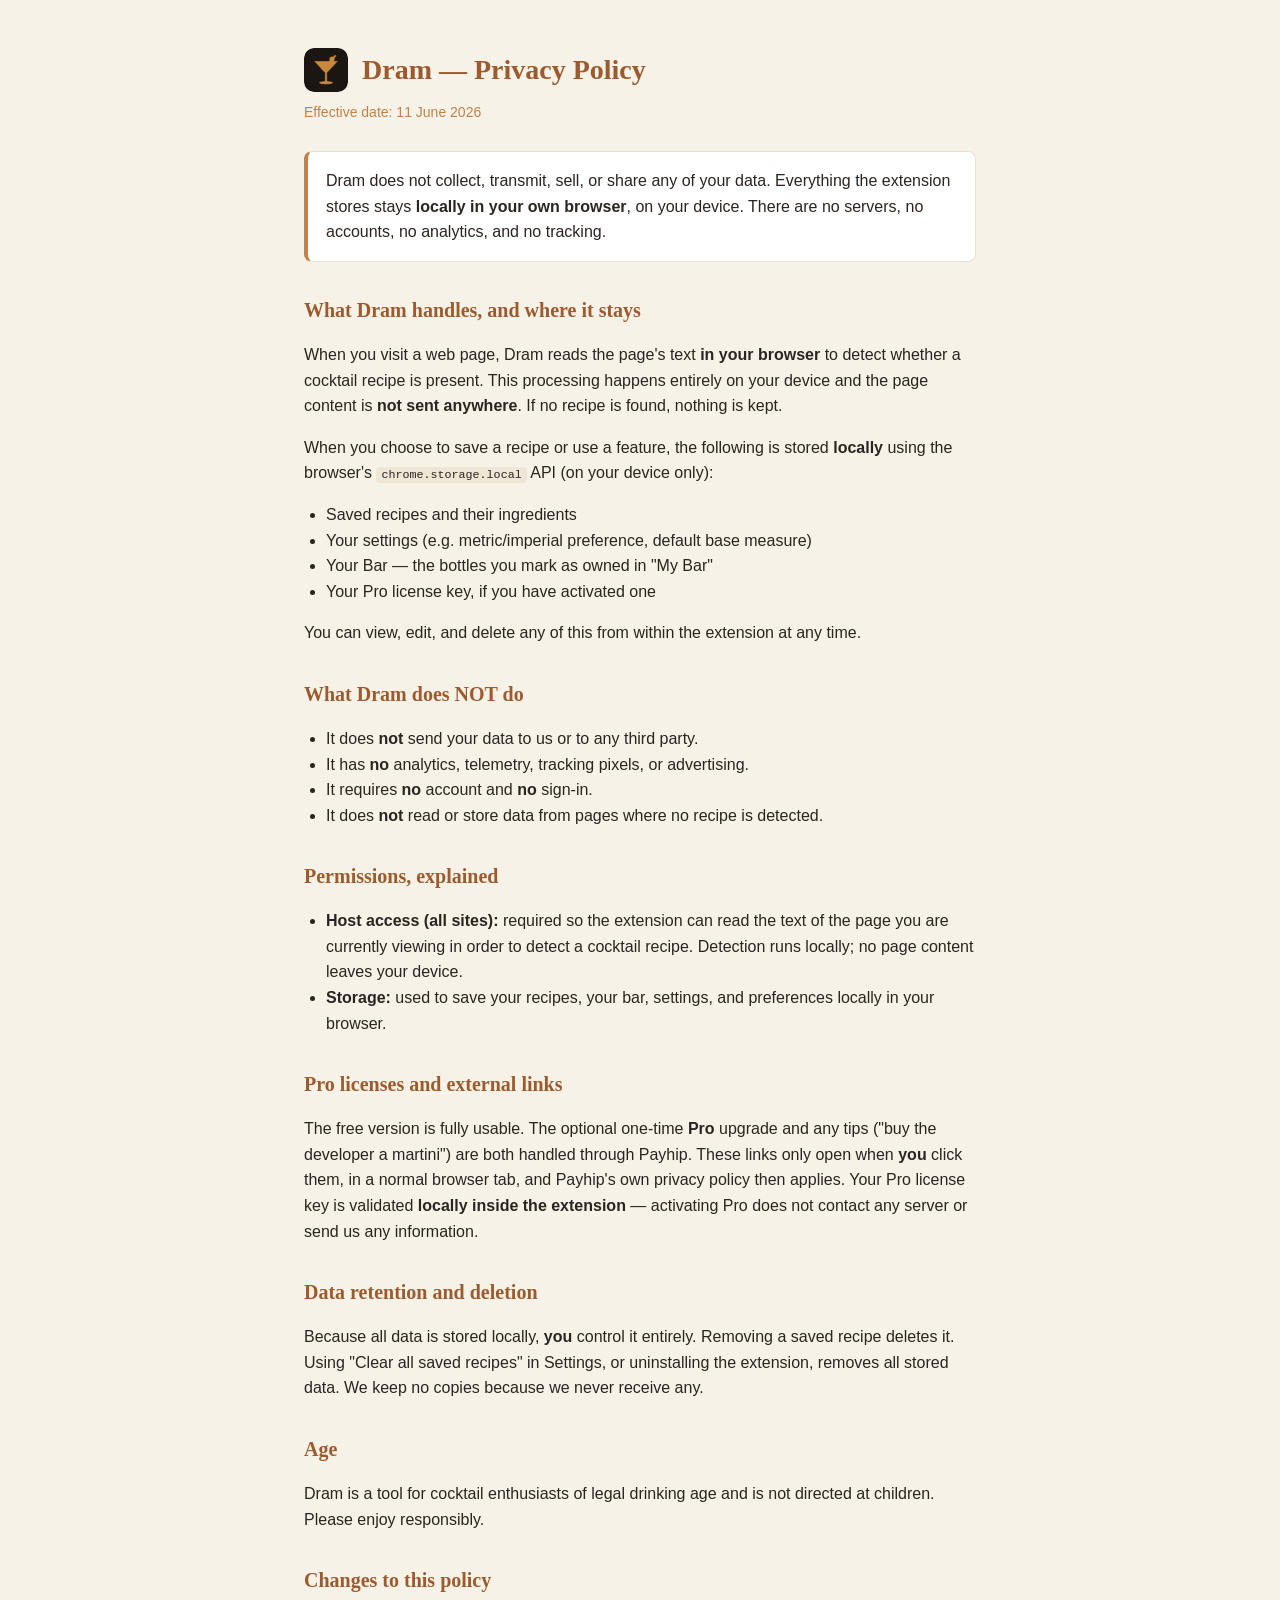
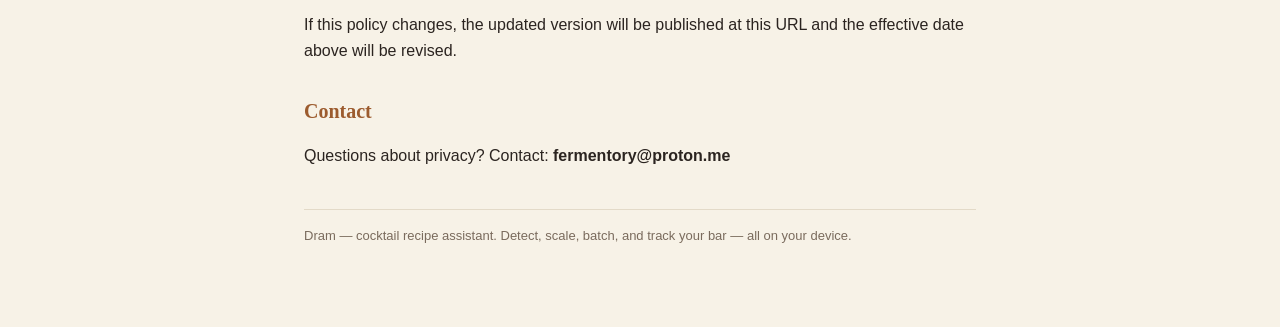
<file: dram-privacy/index.html>
<!DOCTYPE html>
<html lang="en">
<head>
  <meta charset="UTF-8">
  <meta name="viewport" content="width=device-width, initial-scale=1.0">
  <title>Dram — Privacy Policy</title>
  <style>
    :root { --copper:#9C5B2E; --copper2:#C0814A; --cream:#F7F2E7; --ink:#2b2420; }
    * { box-sizing: border-box; }
    body {
      margin: 0; background: var(--cream); color: var(--ink);
      font-family: -apple-system, BlinkMacSystemFont, 'Segoe UI', Inter, Arial, sans-serif;
      line-height: 1.6;
    }
    .wrap { max-width: 720px; margin: 0 auto; padding: 48px 24px 80px; }
    header { display: flex; align-items: center; gap: 14px; margin-bottom: 8px; }
    header img { width: 44px; height: 44px; border-radius: 10px; }
    h1 { font-size: 28px; margin: 0; color: var(--copper); font-family: 'Playfair Display', Georgia, 'Times New Roman', serif; }
    .eff { color: var(--copper2); font-size: 14px; margin: 0 0 28px; }
    h2 { color: var(--copper); font-size: 20px; margin: 32px 0 8px; font-family: 'Playfair Display', Georgia, serif; }
    .lead {
      background: #fff; border: 1px solid #e9e0cd; border-left: 4px solid var(--copper2);
      border-radius: 8px; padding: 16px 18px; font-size: 16px;
    }
    ul { padding-left: 22px; }
    a { color: var(--copper2); }
    code { background: #efe7d5; padding: 1px 5px; border-radius: 4px; font-size: 90%; }
    footer { margin-top: 40px; color: #7a6b5d; font-size: 13px; border-top: 1px solid #e3dac8; padding-top: 16px; }
  </style>
</head>
<body>
  <div class="wrap">
    <header>
      <img src="./icon-128.png" alt="Dram">
      <h1>Dram — Privacy Policy</h1>
    </header>
    <p class="eff">Effective date: 11 June 2026</p>

    <p class="lead">
      Dram does not collect, transmit, sell, or share any of your data.
      Everything the extension stores stays <strong>locally in your own browser</strong>,
      on your device. There are no servers, no accounts, no analytics, and no tracking.
    </p>

    <h2>What Dram handles, and where it stays</h2>
    <p>
      When you visit a web page, Dram reads the page's text <strong>in your
      browser</strong> to detect whether a cocktail recipe is present. This
      processing happens entirely on your device and the page content is
      <strong>not sent anywhere</strong>. If no recipe is found, nothing is kept.
    </p>
    <p>When you choose to save a recipe or use a feature, the following is stored
      <strong>locally</strong> using the browser's <code>chrome.storage.local</code>
      API (on your device only):</p>
    <ul>
      <li>Saved recipes and their ingredients</li>
      <li>Your settings (e.g. metric/imperial preference, default base measure)</li>
      <li>Your Bar — the bottles you mark as owned in "My Bar"</li>
      <li>Your Pro license key, if you have activated one</li>
    </ul>
    <p>You can view, edit, and delete any of this from within the extension at any time.</p>

    <h2>What Dram does NOT do</h2>
    <ul>
      <li>It does <strong>not</strong> send your data to us or to any third party.</li>
      <li>It has <strong>no</strong> analytics, telemetry, tracking pixels, or advertising.</li>
      <li>It requires <strong>no</strong> account and <strong>no</strong> sign-in.</li>
      <li>It does <strong>not</strong> read or store data from pages where no recipe is detected.</li>
    </ul>

    <h2>Permissions, explained</h2>
    <ul>
      <li><strong>Host access (all sites):</strong> required so the extension can read the
        text of the page you are currently viewing in order to detect a cocktail recipe.
        Detection runs locally; no page content leaves your device.</li>
      <li><strong>Storage:</strong> used to save your recipes, your bar, settings, and
        preferences locally in your browser.</li>
    </ul>

    <h2>Pro licenses and external links</h2>
    <p>
      The free version is fully usable. The optional one-time <strong>Pro</strong> upgrade and
      any tips ("buy the developer a martini") are both handled through Payhip. These links
      only open when <strong>you</strong> click them, in a normal browser tab, and Payhip's own
      privacy policy then applies. Your Pro license key is validated
      <strong>locally inside the extension</strong> — activating Pro does not contact any
      server or send us any information.
    </p>

    <h2>Data retention and deletion</h2>
    <p>
      Because all data is stored locally, <strong>you</strong> control it entirely. Removing a
      saved recipe deletes it. Using "Clear all saved recipes" in Settings, or uninstalling
      the extension, removes all stored data. We keep no copies because we never receive any.
    </p>

    <h2>Age</h2>
    <p>Dram is a tool for cocktail enthusiasts of legal drinking age and is not directed at
      children. Please enjoy responsibly.</p>

    <h2>Changes to this policy</h2>
    <p>If this policy changes, the updated version will be published at this URL and the
      effective date above will be revised.</p>

    <h2>Contact</h2>
    <p>Questions about privacy? Contact: <strong>fermentory@proton.me</strong></p>

    <footer>Dram — cocktail recipe assistant. Detect, scale, batch, and track your bar — all
      on your device.</footer>
  </div>
</body>
</html>
</file>
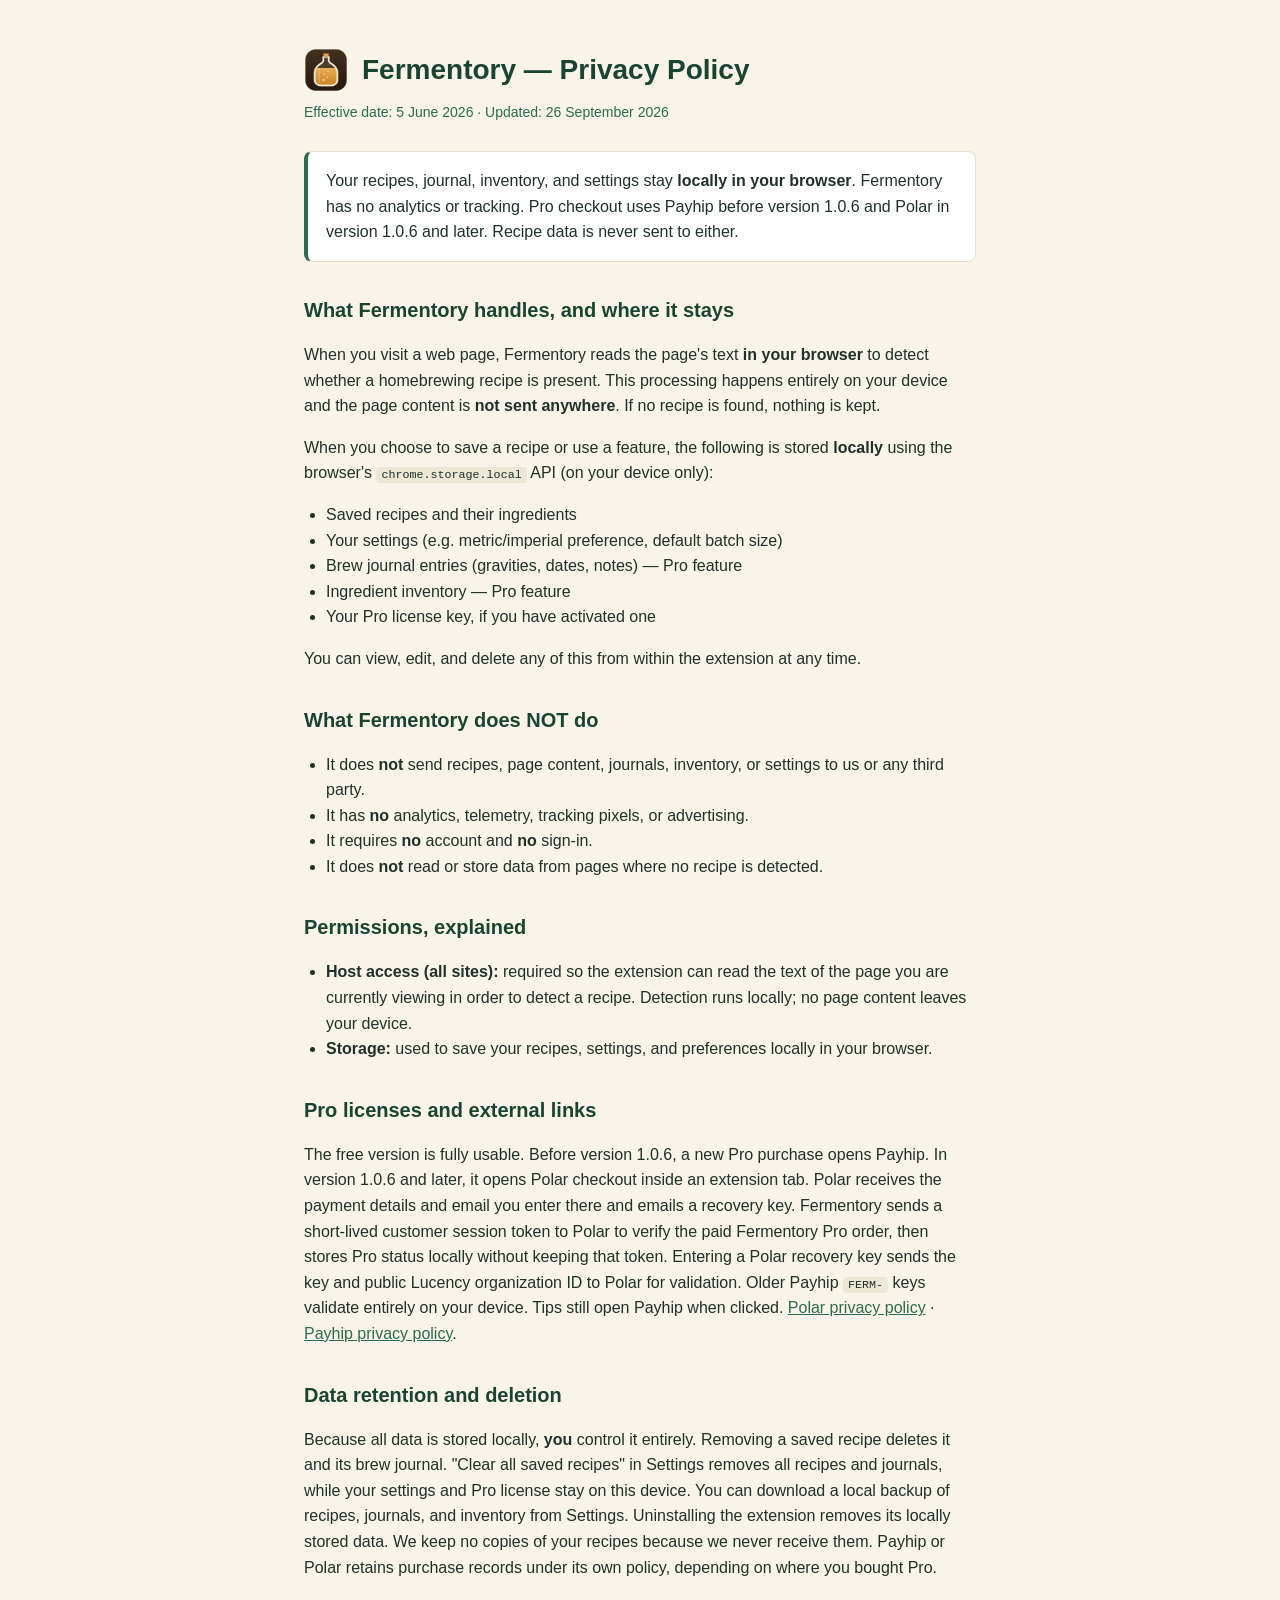
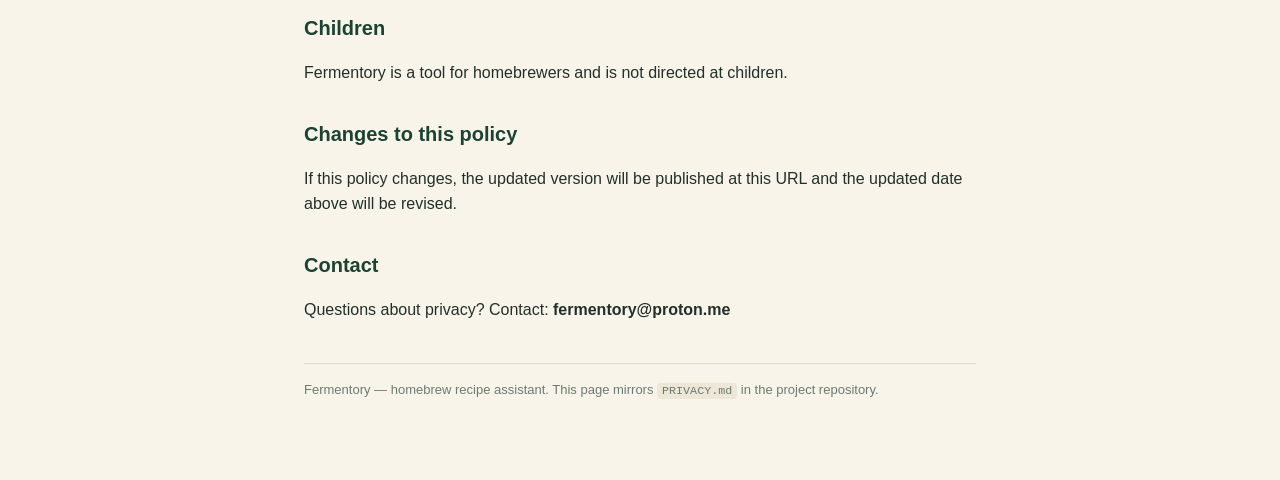
<file: fermentory-privacy/index.html>
<!DOCTYPE html>
<html lang="en">
<head>
  <meta charset="UTF-8">
  <meta name="viewport" content="width=device-width, initial-scale=1.0">
  <title>Fermentory — Privacy Policy</title>
  <style>
    :root { --green:#1B4332; --green2:#2D6A4F; --cream:#F8F4E9; --ink:#21302a; }
    * { box-sizing: border-box; }
    body {
      margin: 0; background: var(--cream); color: var(--ink);
      font-family: -apple-system, BlinkMacSystemFont, 'Segoe UI', Inter, Arial, sans-serif;
      line-height: 1.6;
    }
    .wrap { max-width: 720px; margin: 0 auto; padding: 48px 24px 80px; }
    header { display: flex; align-items: center; gap: 14px; margin-bottom: 8px; }
    header img { width: 44px; height: 44px; border-radius: 10px; }
    h1 { font-size: 28px; margin: 0; color: var(--green); }
    .eff { color: var(--green2); font-size: 14px; margin: 0 0 28px; }
    h2 { color: var(--green); font-size: 20px; margin: 32px 0 8px; }
    .lead {
      background: #fff; border: 1px solid #e6e0cf; border-left: 4px solid var(--green2);
      border-radius: 8px; padding: 16px 18px; font-size: 16px;
    }
    ul { padding-left: 22px; }
    a { color: var(--green2); }
    code { background: #ece7d6; padding: 1px 5px; border-radius: 4px; font-size: 90%; }
    footer { margin-top: 40px; color: #6b7b72; font-size: 13px; border-top: 1px solid #e0dac8; padding-top: 16px; }
  </style>
</head>
<body>
  <div class="wrap">
    <header>
      <img src="./icon-128.png" alt="Fermentory">
      <h1>Fermentory — Privacy Policy</h1>
    </header>
    <p class="eff">Effective date: 5 June 2026 · Updated: 26 September 2026</p>

    <p class="lead">
      Your recipes, journal, inventory, and settings stay <strong>locally in your browser</strong>.
      Fermentory has no analytics or tracking. Pro checkout uses Payhip before
      version 1.0.6 and Polar in version 1.0.6 and later. Recipe data is never
      sent to either.
    </p>

    <h2>What Fermentory handles, and where it stays</h2>
    <p>
      When you visit a web page, Fermentory reads the page's text <strong>in your
      browser</strong> to detect whether a homebrewing recipe is present. This
      processing happens entirely on your device and the page content is
      <strong>not sent anywhere</strong>. If no recipe is found, nothing is kept.
    </p>
    <p>When you choose to save a recipe or use a feature, the following is stored
      <strong>locally</strong> using the browser's <code>chrome.storage.local</code>
      API (on your device only):</p>
    <ul>
      <li>Saved recipes and their ingredients</li>
      <li>Your settings (e.g. metric/imperial preference, default batch size)</li>
      <li>Brew journal entries (gravities, dates, notes) — Pro feature</li>
      <li>Ingredient inventory — Pro feature</li>
      <li>Your Pro license key, if you have activated one</li>
    </ul>
    <p>You can view, edit, and delete any of this from within the extension at any time.</p>

    <h2>What Fermentory does NOT do</h2>
    <ul>
      <li>It does <strong>not</strong> send recipes, page content, journals, inventory, or settings to us or any third party.</li>
      <li>It has <strong>no</strong> analytics, telemetry, tracking pixels, or advertising.</li>
      <li>It requires <strong>no</strong> account and <strong>no</strong> sign-in.</li>
      <li>It does <strong>not</strong> read or store data from pages where no recipe is detected.</li>
    </ul>

    <h2>Permissions, explained</h2>
    <ul>
      <li><strong>Host access (all sites):</strong> required so the extension can read the
        text of the page you are currently viewing in order to detect a recipe. Detection
        runs locally; no page content leaves your device.</li>
      <li><strong>Storage:</strong> used to save your recipes, settings, and preferences
        locally in your browser.</li>
    </ul>

    <h2>Pro licenses and external links</h2>
    <p>
      The free version is fully usable. Before version 1.0.6, a new Pro purchase
      opens Payhip. In version 1.0.6 and later, it opens Polar checkout inside an
      extension tab. Polar receives the payment details and email you enter there
      and emails a recovery key. Fermentory sends a short-lived customer
      session token to Polar to verify the paid Fermentory Pro order, then stores
      Pro status locally without keeping that token. Entering a Polar recovery
      key sends the key and public Lucency organization ID to Polar for validation.
      Older Payhip <code>FERM-</code> keys validate entirely on your device.
      Tips still open Payhip when clicked.
      <a href="https://polar.sh/legal/privacy-policy">Polar privacy policy</a> ·
      <a href="https://payhip.com/privacy">Payhip privacy policy</a>.
    </p>

    <h2>Data retention and deletion</h2>
    <p>
      Because all data is stored locally, <strong>you</strong> control it entirely. Removing a
      saved recipe deletes it and its brew journal. "Clear all saved recipes" in Settings
      removes all recipes and journals, while your settings and Pro license stay on this
      device. You can download a local backup of recipes, journals, and inventory from
      Settings. Uninstalling the extension removes its locally stored data. We keep no
      copies of your recipes because we never receive them. Payhip or Polar retains
      purchase records under its own policy, depending on where you bought Pro.
    </p>

    <h2>Children</h2>
    <p>Fermentory is a tool for homebrewers and is not directed at children.</p>

    <h2>Changes to this policy</h2>
    <p>If this policy changes, the updated version will be published at this URL and the
      updated date above will be revised.</p>

    <h2>Contact</h2>
    <p>Questions about privacy? Contact: <strong>fermentory@proton.me</strong></p>

    <footer>Fermentory — homebrew recipe assistant. This page mirrors
      <code>PRIVACY.md</code> in the project repository.</footer>
  </div>
</body>
</html>
</file>
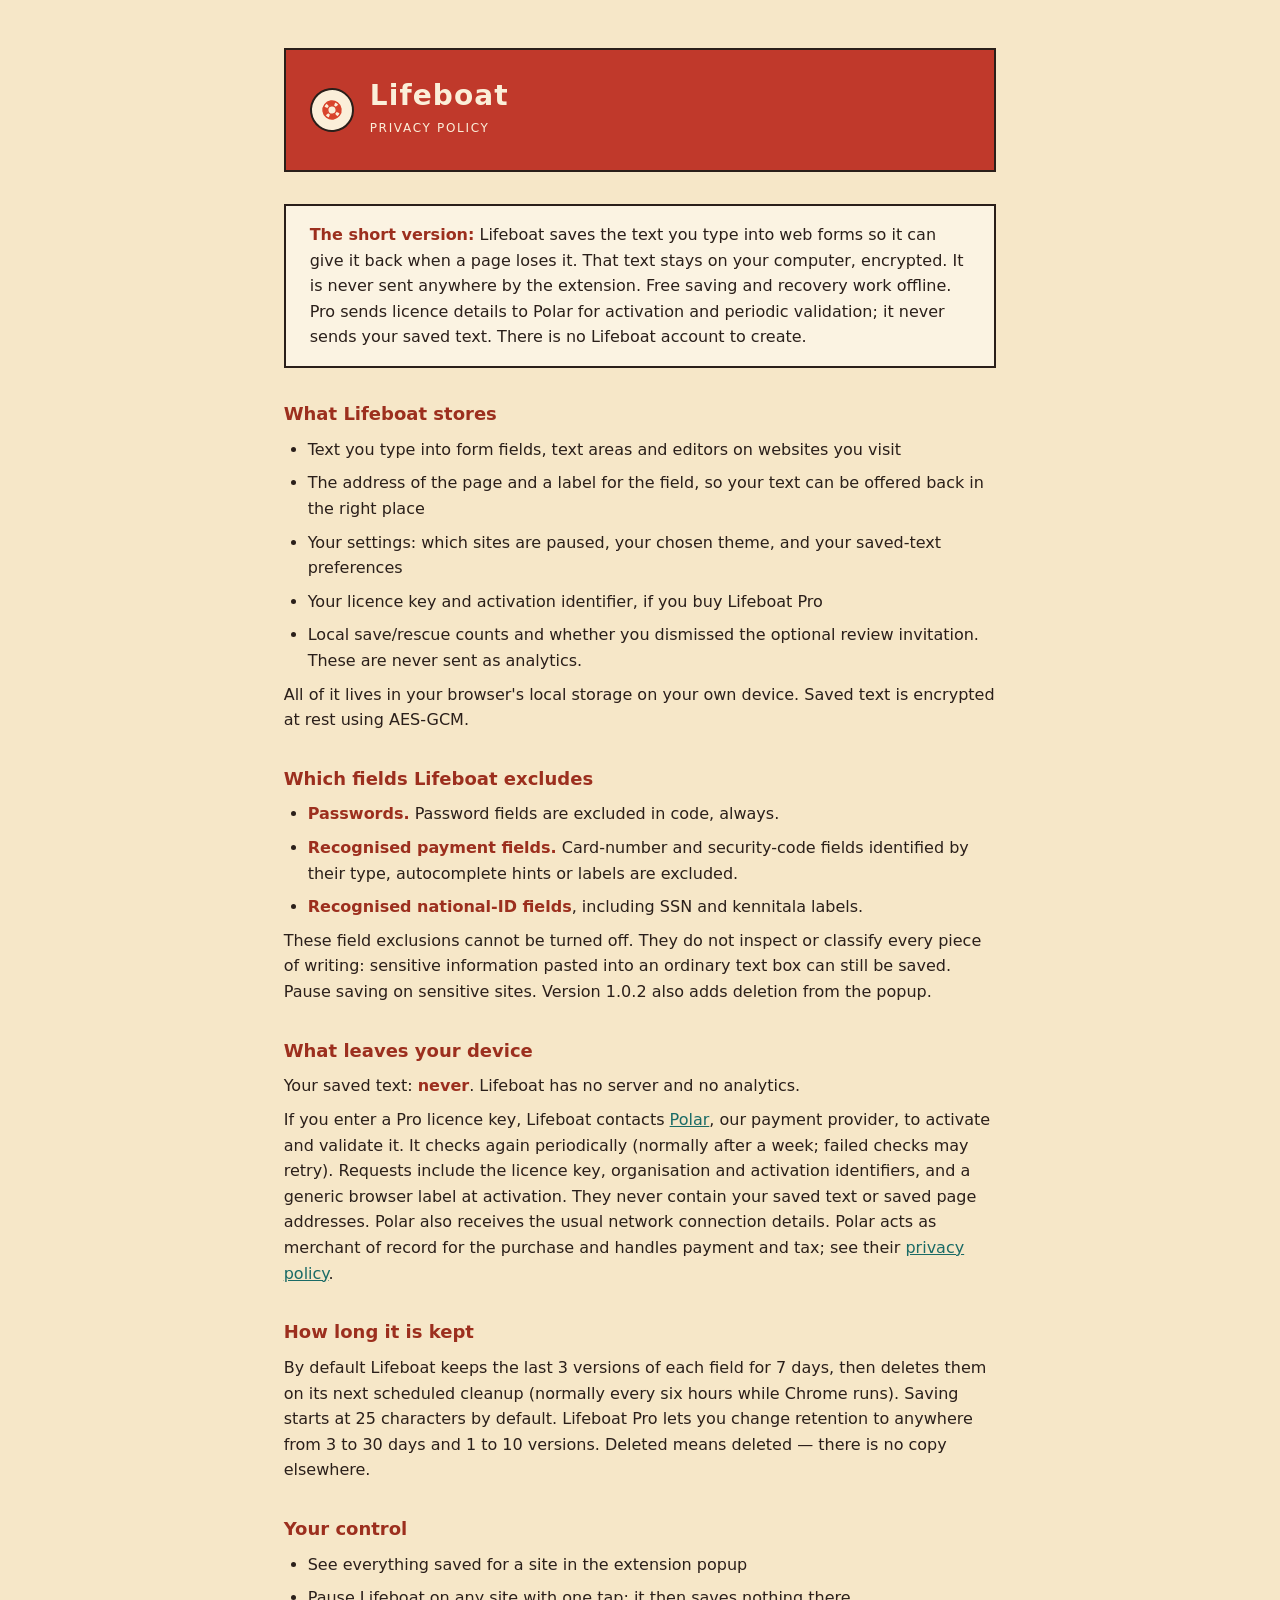
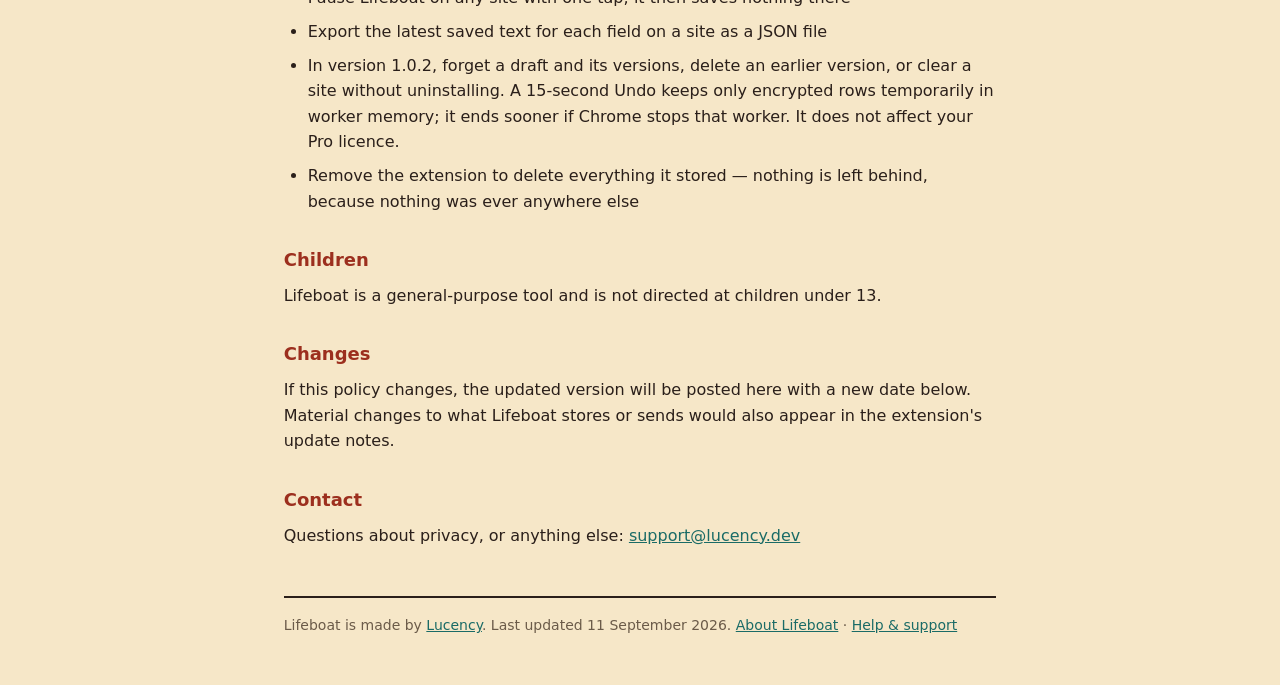
<file: lifeboat-privacy/index.html>
<!DOCTYPE html>
<html lang="en">
<head>
<meta charset="UTF-8">
<meta name="viewport" content="width=device-width, initial-scale=1.0">
<title>Lifeboat — Privacy Policy</title>
<style>
  :root { --paper:#F6E7C8; --card:#FBF3E2; --ink:#2A1F1A; --rust:#9C2F1E;
          --teal:#1A6B66; --meta:#6B5B49; --tomato:#C0392B; }
  * { margin:0; padding:0; box-sizing:border-box; }
  body { background:var(--paper); color:var(--ink);
         font-family:"Archivo","Segoe UI",system-ui,sans-serif; line-height:1.6;
         padding:48px 24px; }
  .wrap { max-width:70ch; margin:0 auto; }
  header { background:var(--tomato); color:#FBEFD9; border:2px solid var(--ink);
           padding:24px; margin-bottom:32px; display:flex; align-items:center; gap:16px; }
  .ring { width:44px; height:44px; border-radius:50%; background:#FBEFD9;
          border:2px solid var(--ink); display:grid; place-items:center;
          flex:0 0 auto; transform:rotate(-8deg); }
  h1 { font-size:1.75rem; letter-spacing:0.04em; font-weight:700; }
  .sub { font-size:0.75rem; letter-spacing:0.14em; text-transform:uppercase; }
  h2 { font-size:1.125rem; color:var(--rust); margin:32px 0 8px; }
  p, li { margin-bottom:8px; }
  ul { padding-left:24px; }
  .card { background:var(--card); border:2px solid var(--ink); padding:16px 24px; margin:24px 0; }
  .card p:last-child { margin-bottom:0; }
  strong { color:var(--rust); }
  a { color:var(--teal); transition:color 200ms ease-in-out; }
  a:hover { color:var(--rust); }
  a:focus-visible { outline:3px solid currentColor; outline-offset:4px; }
  footer { margin-top:48px; font-size:0.875rem; color:var(--meta);
           border-top:2px solid var(--ink); padding-top:16px; }
  @media (prefers-reduced-motion:reduce) { a { transition:none; } }
</style>
</head>
<body>
<div class="wrap">

  <header>
    <div class="ring" aria-hidden="true">
      <svg width="24" height="24" viewBox="0 0 24 24" fill="none" stroke="#D9442C">
        <circle cx="12" cy="12" r="9" stroke-width="1.5"/>
        <circle cx="12" cy="12" r="4.3" stroke-width="1.5"/>
        <g stroke-width="4.4">
          <path d="M8.45 6.32a6.7 6.7 0 0 1 7.1 0"/>
          <path d="M17.68 8.45a6.7 6.7 0 0 1 0 7.1"/>
          <path d="M15.55 17.68a6.7 6.7 0 0 1-7.1 0"/>
          <path d="M6.32 15.55a6.7 6.7 0 0 1 0-7.1"/>
        </g>
      </svg>
    </div>
    <div>
      <h1>Lifeboat</h1>
      <p class="sub">Privacy Policy</p>
    </div>
  </header>

  <div class="card">
    <p><strong>The short version:</strong> Lifeboat saves the text you type into web forms so it can give it
    back when a page loses it. That text stays on your computer, encrypted. It is never
    sent anywhere by the extension. Free saving and recovery work offline. Pro sends
    licence details to Polar for activation and periodic validation; it never sends
    your saved text. There is no Lifeboat account to create.</p>
  </div>

  <h2>What Lifeboat stores</h2>
  <ul>
    <li>Text you type into form fields, text areas and editors on websites you visit</li>
    <li>The address of the page and a label for the field, so your text can be offered back in the right place</li>
    <li>Your settings: which sites are paused, your chosen theme, and your saved-text preferences</li>
    <li>Your licence key and activation identifier, if you buy Lifeboat Pro</li>
    <li>Local save/rescue counts and whether you dismissed the optional review invitation. These are never sent as analytics.</li>
  </ul>
  <p>All of it lives in your browser's local storage on your own device. Saved text is
  encrypted at rest using AES-GCM.</p>

  <h2>Which fields Lifeboat excludes</h2>
  <ul>
    <li><strong>Passwords.</strong> Password fields are excluded in code, always.</li>
    <li><strong>Recognised payment fields.</strong> Card-number and security-code fields identified by their type, autocomplete hints or labels are excluded.</li>
    <li><strong>Recognised national-ID fields</strong>, including SSN and kennitala labels.</li>
  </ul>
  <p>These field exclusions cannot be turned off. They do not inspect or classify every
  piece of writing: sensitive information pasted into an ordinary text box can still
  be saved. Pause saving on sensitive sites. Version 1.0.2 also adds deletion from the popup.</p>

  <h2>What leaves your device</h2>
  <p>Your saved text: <strong>never</strong>. Lifeboat has no server and no analytics.</p>
  <p>If you enter a Pro licence key, Lifeboat contacts
  <a href="https://polar.sh" rel="noopener">Polar</a>, our payment provider, to activate
  and validate it. It checks again periodically (normally after a week; failed checks
  may retry). Requests include the licence key, organisation and activation identifiers,
  and a generic browser label at activation. They never contain your saved text or saved
  page addresses. Polar also receives the usual network connection details. Polar acts as merchant of
  record for the purchase and handles payment and tax; see their
  <a href="https://polar.sh/legal/privacy" rel="noopener">privacy policy</a>.</p>

  <h2>How long it is kept</h2>
  <p>By default Lifeboat keeps the last 3 versions of each field for 7 days, then deletes
  them on its next scheduled cleanup (normally every six hours while Chrome runs).
  Saving starts at 25 characters by default. Lifeboat Pro lets you change retention to anywhere from 3 to 30 days
  and 1 to 10 versions. Deleted means deleted — there is no copy elsewhere.</p>

  <h2>Your control</h2>
  <ul>
    <li>See everything saved for a site in the extension popup</li>
    <li>Pause Lifeboat on any site with one tap; it then saves nothing there</li>
    <li>Export the latest saved text for each field on a site as a JSON file</li>
    <li>In version 1.0.2, forget a draft and its versions, delete an earlier version, or clear a site without uninstalling. A 15-second Undo keeps only encrypted rows temporarily in worker memory; it ends sooner if Chrome stops that worker. It does not affect your Pro licence.</li>
    <li>Remove the extension to delete everything it stored — nothing is left behind, because nothing was ever anywhere else</li>
  </ul>

  <h2>Children</h2>
  <p>Lifeboat is a general-purpose tool and is not directed at children under 13.</p>

  <h2>Changes</h2>
  <p>If this policy changes, the updated version will be posted here with a new date below.
  Material changes to what Lifeboat stores or sends would also appear in the extension's
  update notes.</p>

  <h2>Contact</h2>
  <p>Questions about privacy, or anything else: <a href="mailto:support@lucency.dev">support@lucency.dev</a></p>

  <footer>
    Lifeboat is made by <a href="https://lucency.dev">Lucency</a>. Last updated 11 September 2026.
    <a href="lifeboat/">About Lifeboat</a> · <a href="support.html">Help &amp; support</a>
  </footer>

</div>
</body>
</html>
</file>
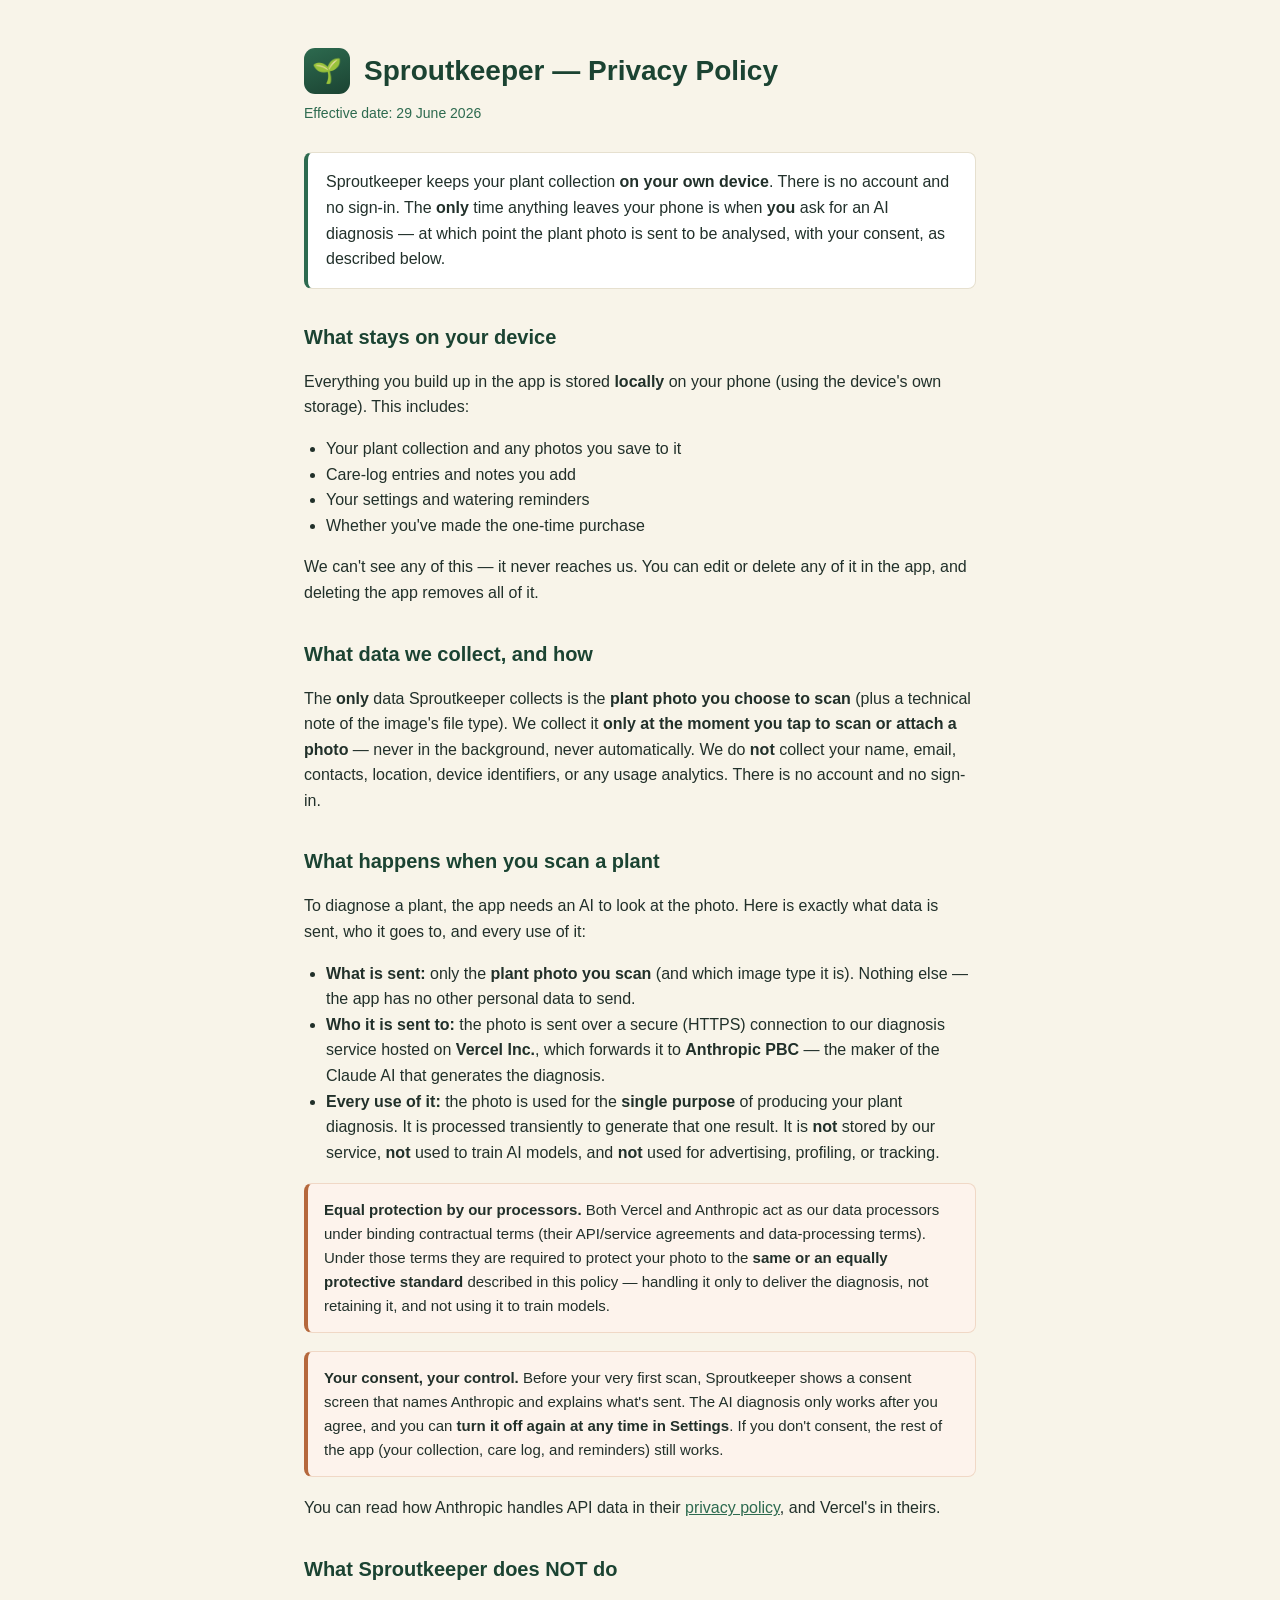
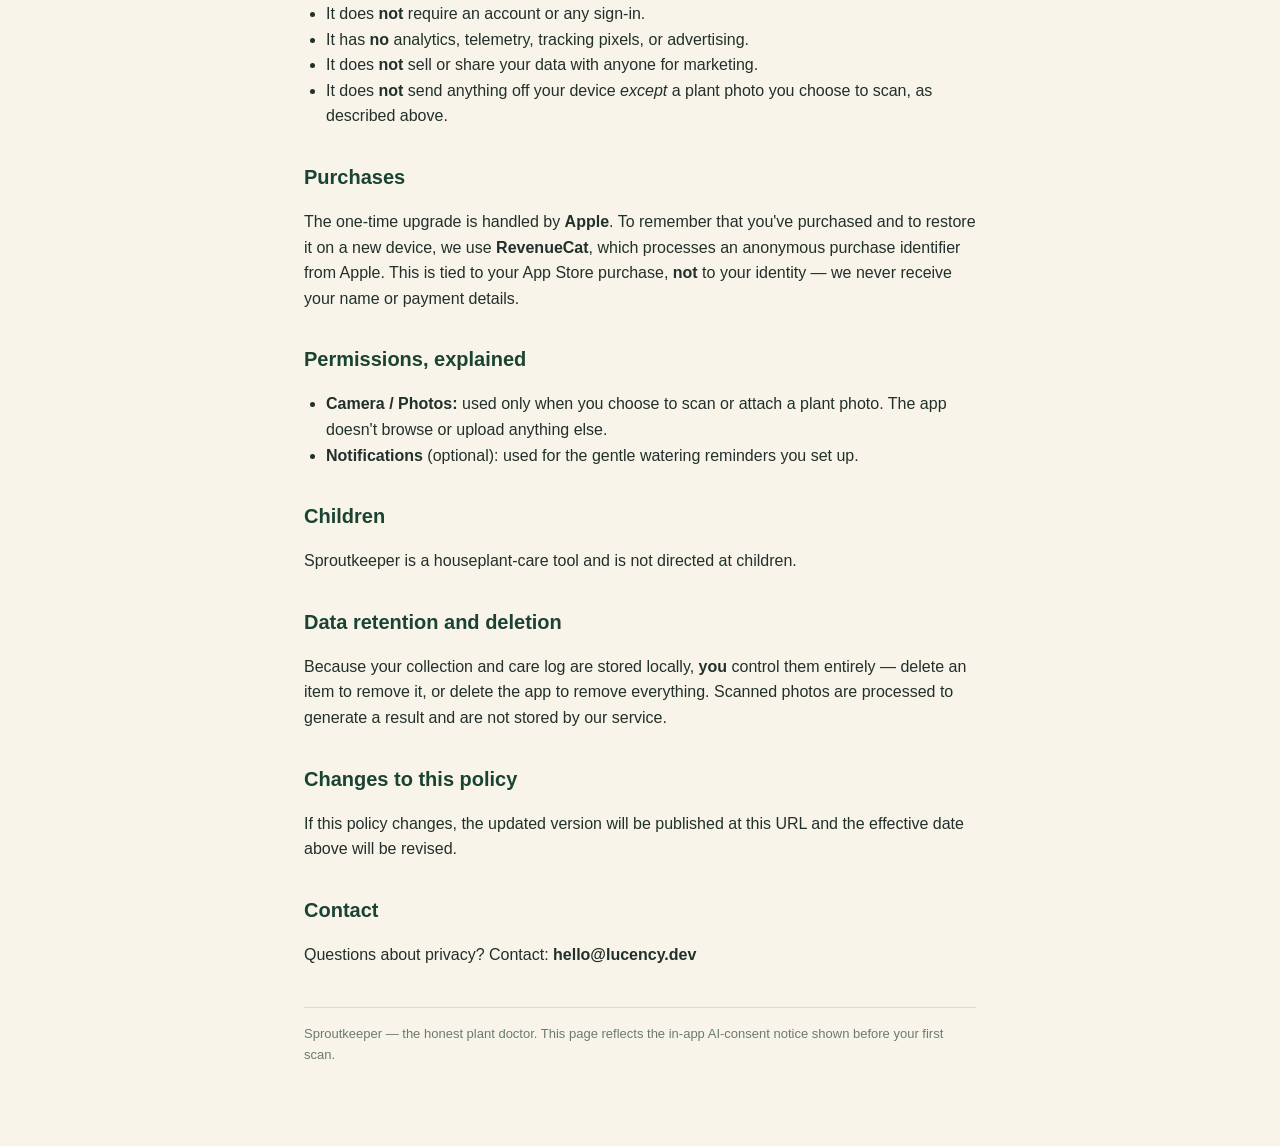
<file: sproutkeeper-privacy/index.html>
<!DOCTYPE html>
<html lang="en">
<head>
  <meta charset="UTF-8">
  <meta name="viewport" content="width=device-width, initial-scale=1.0">
  <title>Sproutkeeper — Privacy Policy</title>
  <style>
    :root { --green:#1B4332; --green2:#2D6A4F; --cream:#F8F4E9; --ink:#21302a; --clay:#B5683C; }
    * { box-sizing: border-box; }
    body {
      margin: 0; background: var(--cream); color: var(--ink);
      font-family: -apple-system, BlinkMacSystemFont, 'Segoe UI', Inter, Arial, sans-serif;
      line-height: 1.6;
    }
    .wrap { max-width: 720px; margin: 0 auto; padding: 48px 24px 80px; }
    header { display: flex; align-items: center; gap: 14px; margin-bottom: 8px; }
    header .mark {
      width: 46px; height: 46px; border-radius: 11px; flex: none;
      background: linear-gradient(160deg, var(--green2), var(--green));
      display: grid; place-items: center; color: var(--cream); font-size: 24px;
    }
    h1 { font-size: 28px; margin: 0; color: var(--green); }
    .eff { color: var(--green2); font-size: 14px; margin: 0 0 28px; }
    h2 { color: var(--green); font-size: 20px; margin: 32px 0 8px; }
    .lead {
      background: #fff; border: 1px solid #e6e0cf; border-left: 4px solid var(--green2);
      border-radius: 8px; padding: 16px 18px; font-size: 16px;
    }
    .flag {
      background: #fdf3ec; border: 1px solid #f0d8c6; border-left: 4px solid var(--clay);
      border-radius: 8px; padding: 14px 16px; font-size: 15px; margin: 18px 0;
    }
    ul { padding-left: 22px; }
    a { color: var(--green2); }
    code { background: #ece7d6; padding: 1px 5px; border-radius: 4px; font-size: 90%; }
    footer { margin-top: 40px; color: #6b7b72; font-size: 13px; border-top: 1px solid #e0dac8; padding-top: 16px; }
  </style>
</head>
<body>
  <div class="wrap">
    <header>
      <div class="mark">🌱</div>
      <h1>Sproutkeeper — Privacy Policy</h1>
    </header>
    <p class="eff">Effective date: 29 June 2026</p>

    <p class="lead">
      Sproutkeeper keeps your plant collection <strong>on your own device</strong>. There is no account
      and no sign-in. The <strong>only</strong> time anything leaves your phone is when <strong>you</strong>
      ask for an AI diagnosis — at which point the plant photo is sent to be analysed, with your consent,
      as described below.
    </p>

    <h2>What stays on your device</h2>
    <p>Everything you build up in the app is stored <strong>locally</strong> on your phone (using the
      device's own storage). This includes:</p>
    <ul>
      <li>Your plant collection and any photos you save to it</li>
      <li>Care-log entries and notes you add</li>
      <li>Your settings and watering reminders</li>
      <li>Whether you've made the one-time purchase</li>
    </ul>
    <p>We can't see any of this — it never reaches us. You can edit or delete any of it in the app, and
      deleting the app removes all of it.</p>

    <h2>What data we collect, and how</h2>
    <p>The <strong>only</strong> data Sproutkeeper collects is the <strong>plant photo you choose to
      scan</strong> (plus a technical note of the image's file type). We collect it <strong>only at the
      moment you tap to scan or attach a photo</strong> — never in the background, never automatically. We
      do <strong>not</strong> collect your name, email, contacts, location, device identifiers, or any
      usage analytics. There is no account and no sign-in.</p>

    <h2>What happens when you scan a plant</h2>
    <p>To diagnose a plant, the app needs an AI to look at the photo. Here is exactly what data is sent,
      who it goes to, and every use of it:</p>
    <ul>
      <li><strong>What is sent:</strong> only the <strong>plant photo you scan</strong> (and which image
        type it is). Nothing else — the app has no other personal data to send.</li>
      <li><strong>Who it is sent to:</strong> the photo is sent over a secure (HTTPS) connection to our
        diagnosis service hosted on <strong>Vercel Inc.</strong>, which forwards it to
        <strong>Anthropic PBC</strong> — the maker of the Claude AI that generates the diagnosis.</li>
      <li><strong>Every use of it:</strong> the photo is used for the <strong>single purpose</strong> of
        producing your plant diagnosis. It is processed transiently to generate that one result. It is
        <strong>not</strong> stored by our service, <strong>not</strong> used to train AI models, and
        <strong>not</strong> used for advertising, profiling, or tracking.</li>
    </ul>

    <div class="flag">
      <strong>Equal protection by our processors.</strong> Both Vercel and Anthropic act as our data
      processors under binding contractual terms (their API/service agreements and data-processing terms).
      Under those terms they are required to protect your photo to the <strong>same or an equally
      protective standard</strong> described in this policy — handling it only to deliver the diagnosis,
      not retaining it, and not using it to train models.
    </div>

    <div class="flag">
      <strong>Your consent, your control.</strong> Before your very first scan, Sproutkeeper shows a
      consent screen that names Anthropic and explains what's sent. The AI diagnosis only works after you
      agree, and you can <strong>turn it off again at any time in Settings</strong>. If you don't consent,
      the rest of the app (your collection, care log, and reminders) still works.
    </div>

    <p>You can read how Anthropic handles API data in their
      <a href="https://www.anthropic.com/legal/privacy" target="_blank" rel="noopener">privacy policy</a>,
      and Vercel's in theirs.</p>

    <h2>What Sproutkeeper does NOT do</h2>
    <ul>
      <li>It does <strong>not</strong> require an account or any sign-in.</li>
      <li>It has <strong>no</strong> analytics, telemetry, tracking pixels, or advertising.</li>
      <li>It does <strong>not</strong> sell or share your data with anyone for marketing.</li>
      <li>It does <strong>not</strong> send anything off your device <em>except</em> a plant photo you
        choose to scan, as described above.</li>
    </ul>

    <h2>Purchases</h2>
    <p>The one-time upgrade is handled by <strong>Apple</strong>. To remember that you've purchased and to
      restore it on a new device, we use <strong>RevenueCat</strong>, which processes an anonymous purchase
      identifier from Apple. This is tied to your App Store purchase, <strong>not</strong> to your identity —
      we never receive your name or payment details.</p>

    <h2>Permissions, explained</h2>
    <ul>
      <li><strong>Camera / Photos:</strong> used only when you choose to scan or attach a plant photo. The
        app doesn't browse or upload anything else.</li>
      <li><strong>Notifications</strong> (optional): used for the gentle watering reminders you set up.</li>
    </ul>

    <h2>Children</h2>
    <p>Sproutkeeper is a houseplant-care tool and is not directed at children.</p>

    <h2>Data retention and deletion</h2>
    <p>Because your collection and care log are stored locally, <strong>you</strong> control them entirely —
      delete an item to remove it, or delete the app to remove everything. Scanned photos are processed to
      generate a result and are not stored by our service.</p>

    <h2>Changes to this policy</h2>
    <p>If this policy changes, the updated version will be published at this URL and the effective date
      above will be revised.</p>

    <h2>Contact</h2>
    <p>Questions about privacy? Contact: <strong>hello@lucency.dev</strong></p>

    <footer>Sproutkeeper — the honest plant doctor. This page reflects the in-app AI-consent notice shown
      before your first scan.</footer>
  </div>
</body>
</html>
</file>
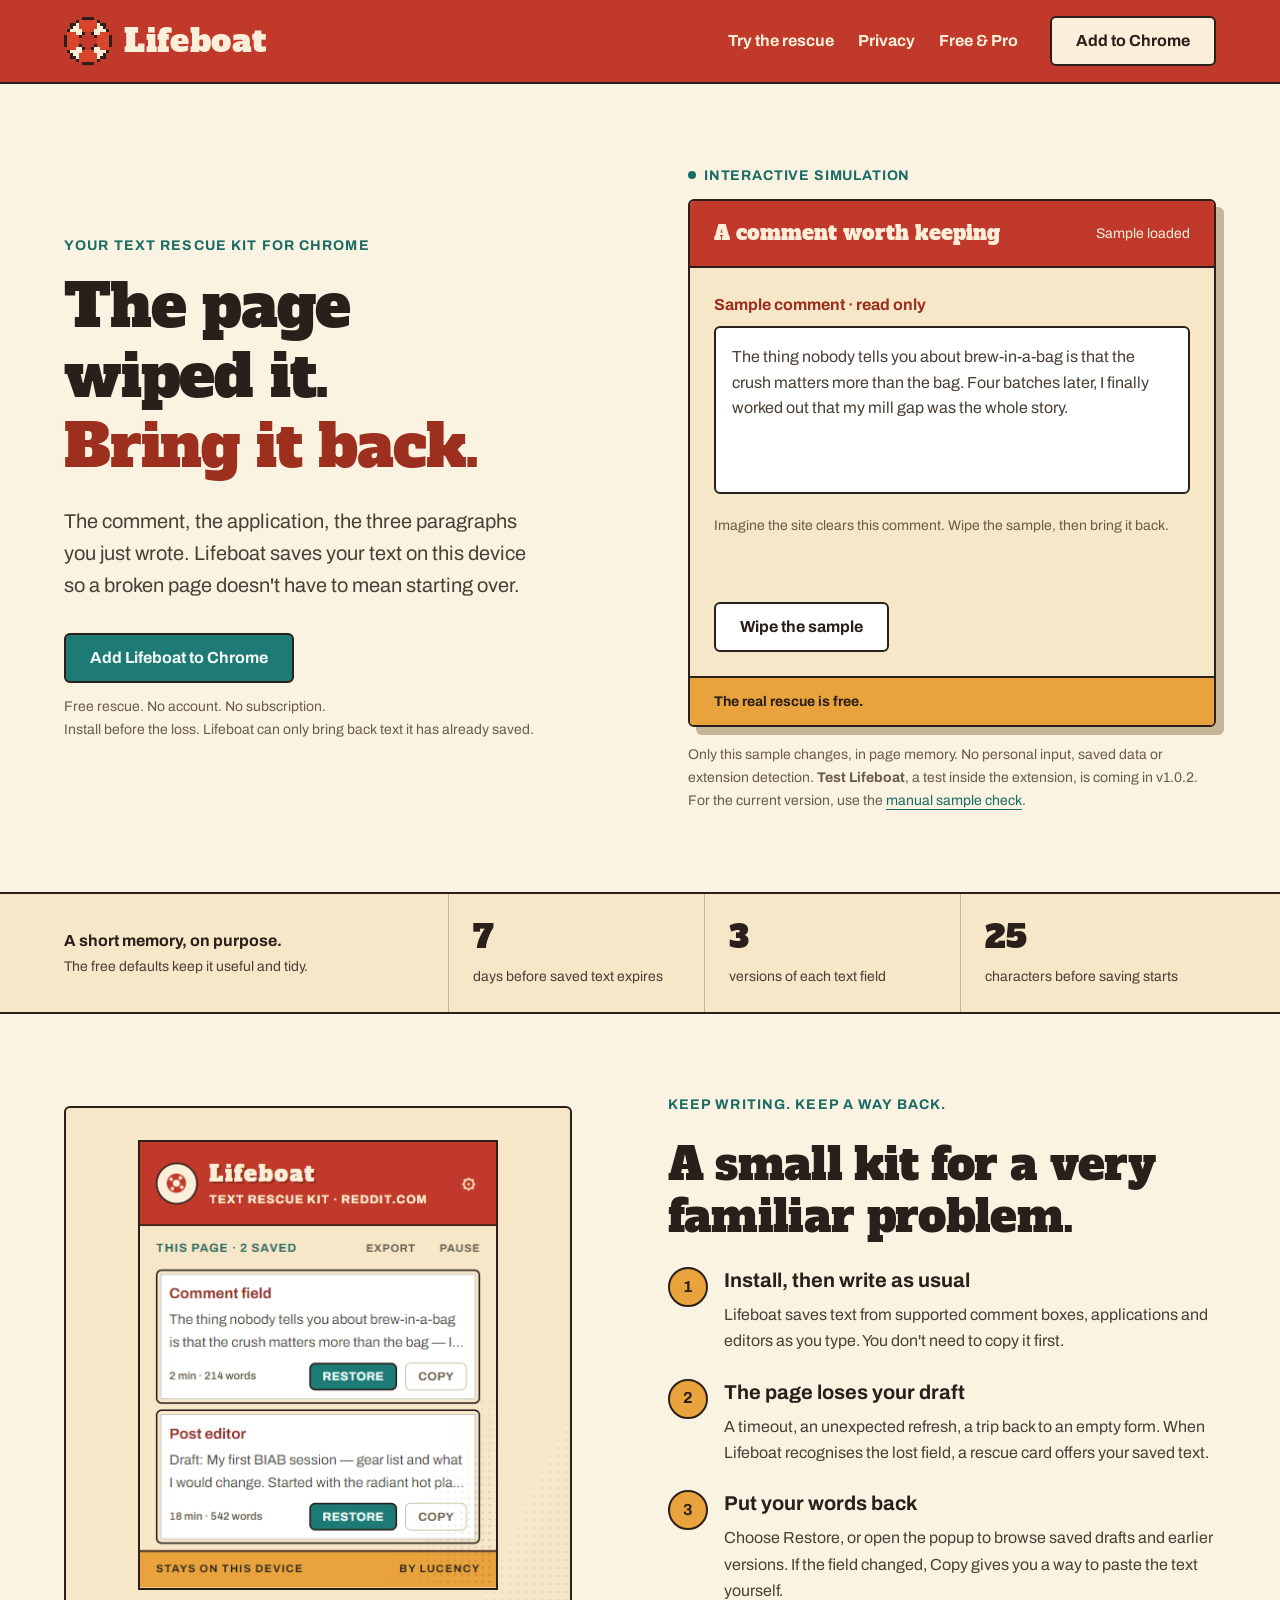
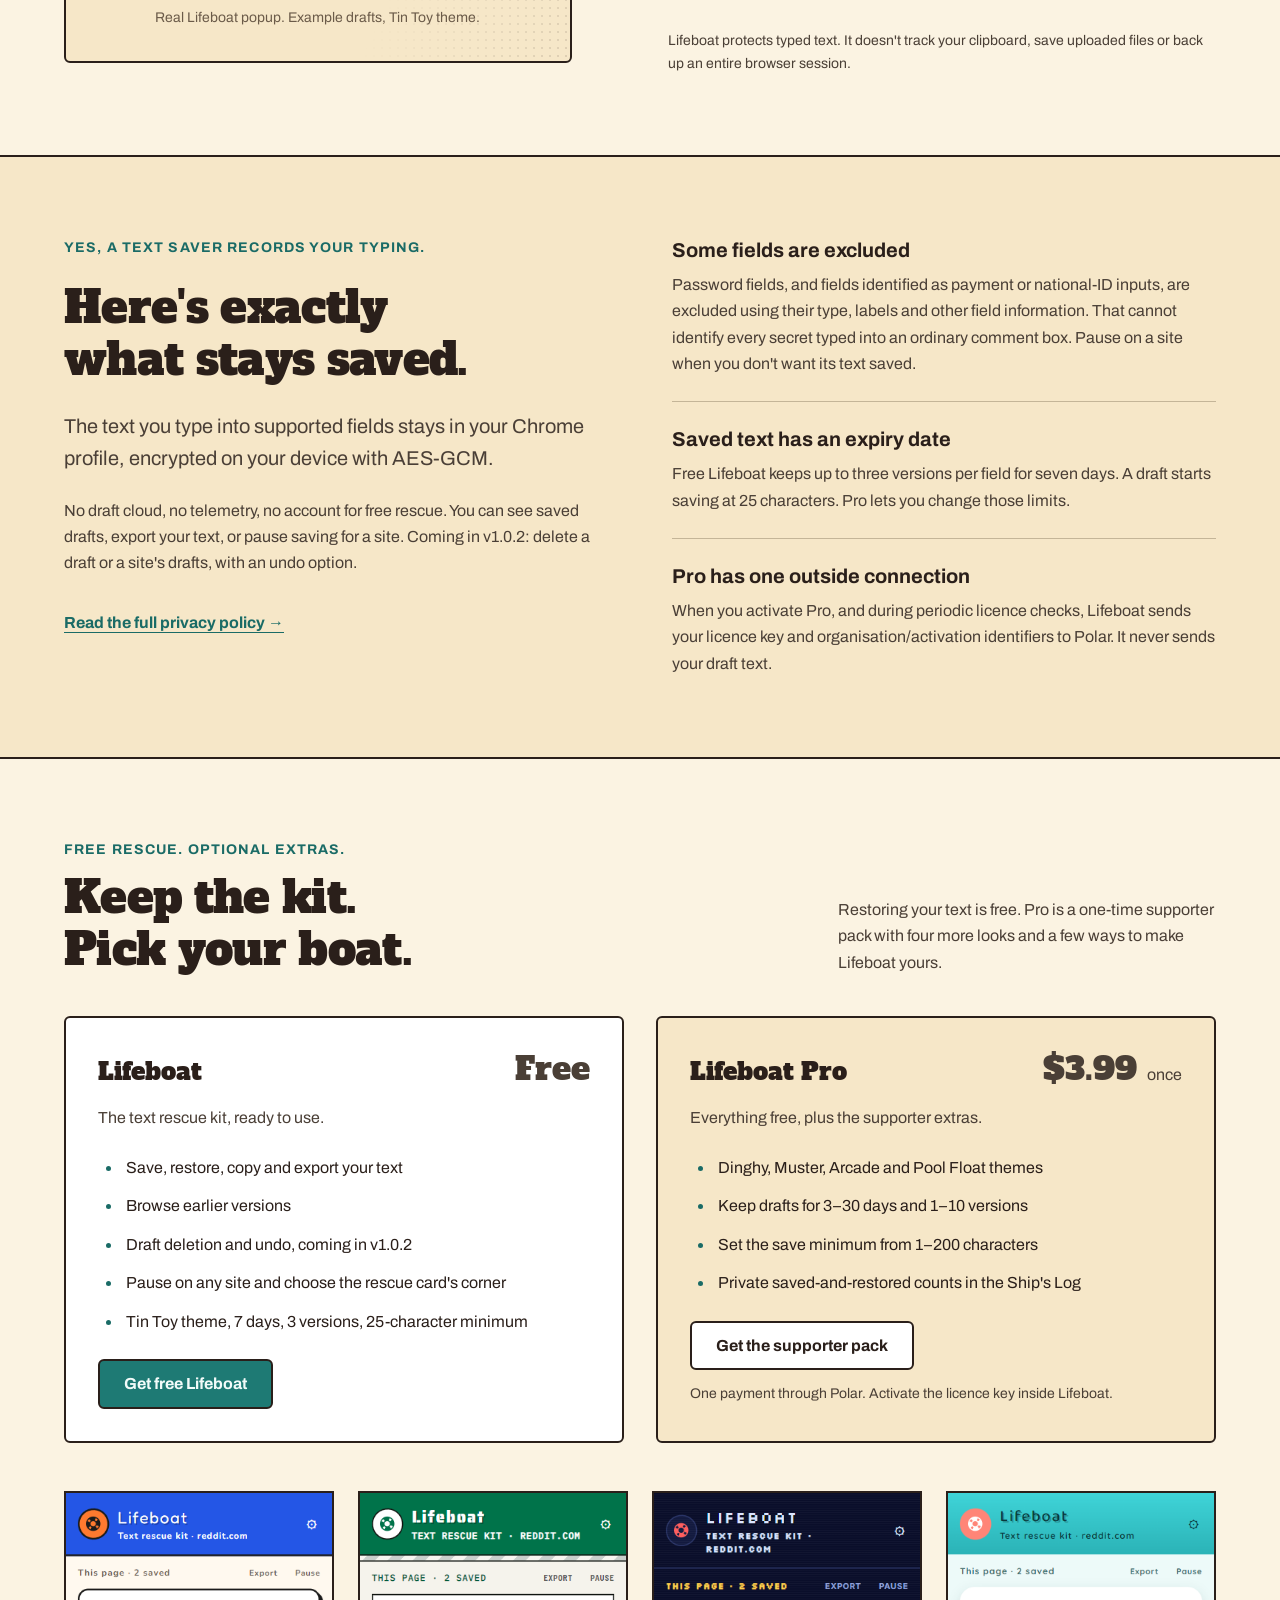
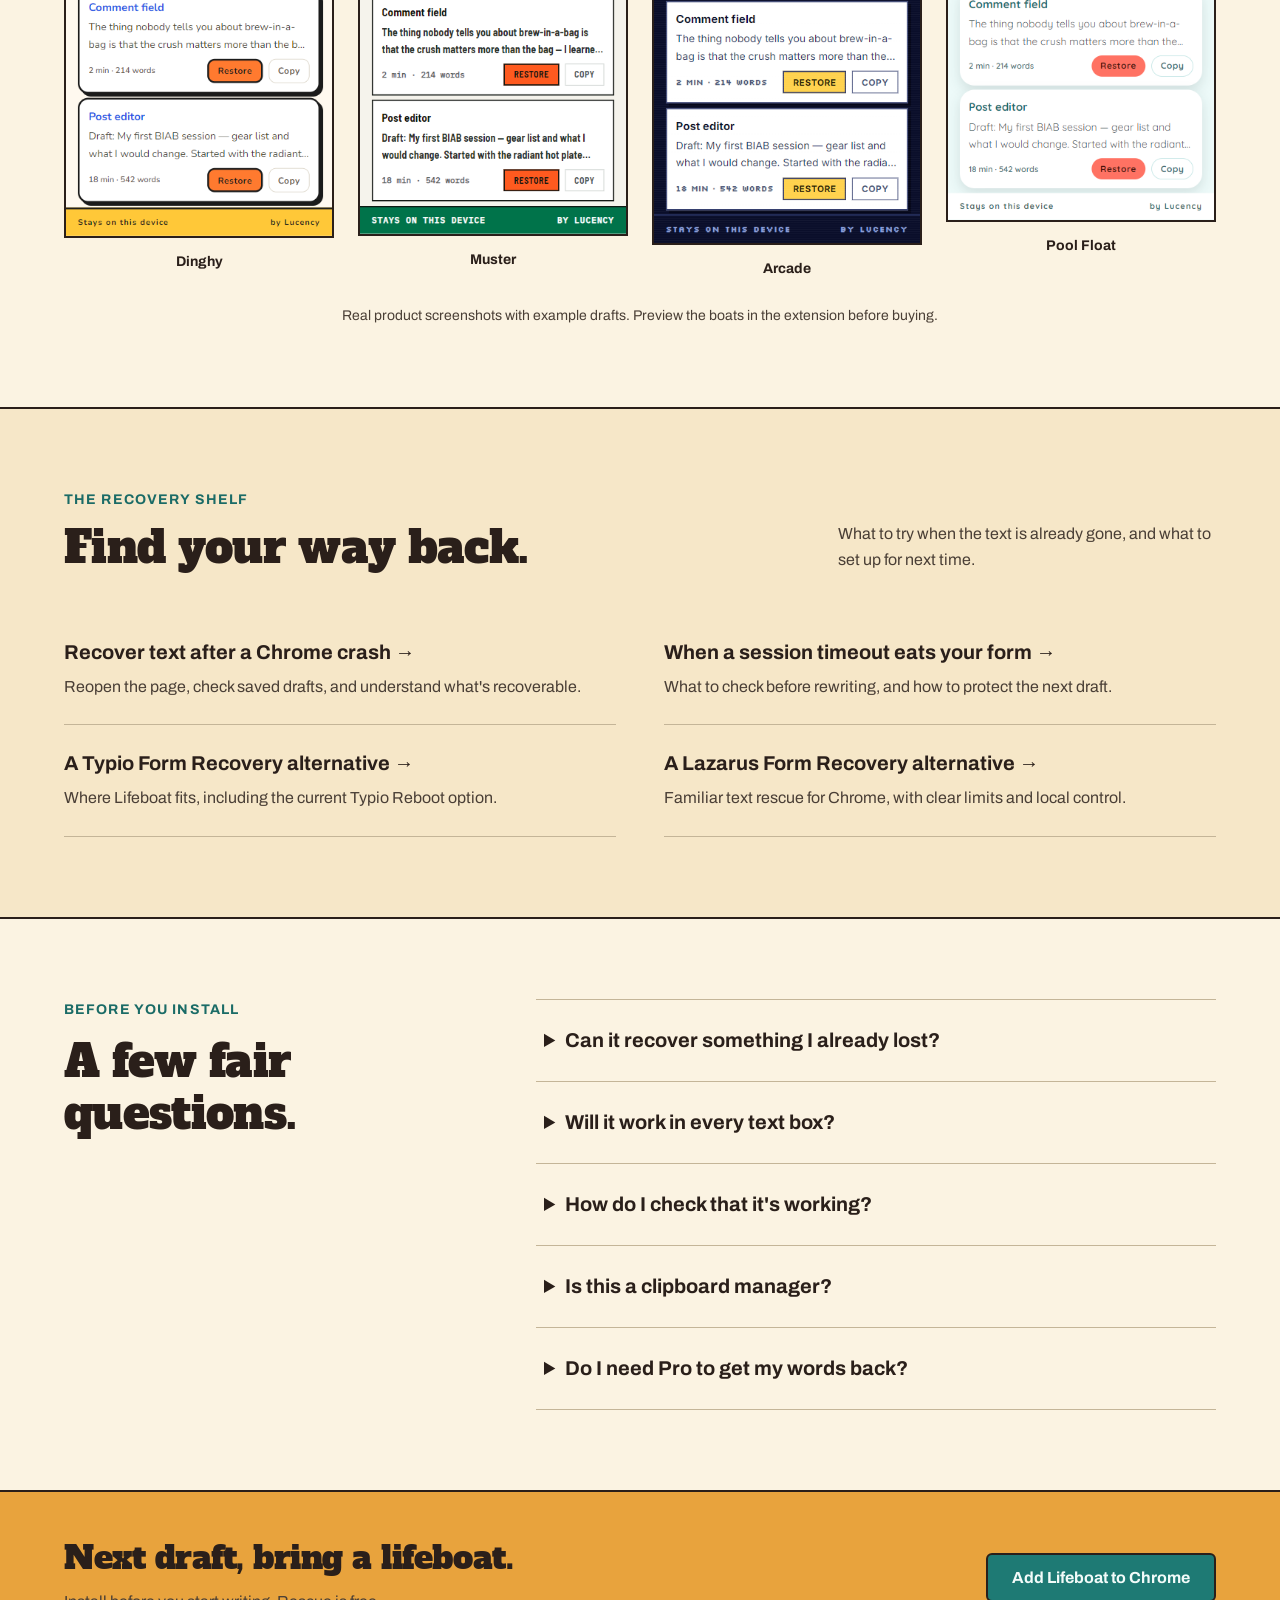
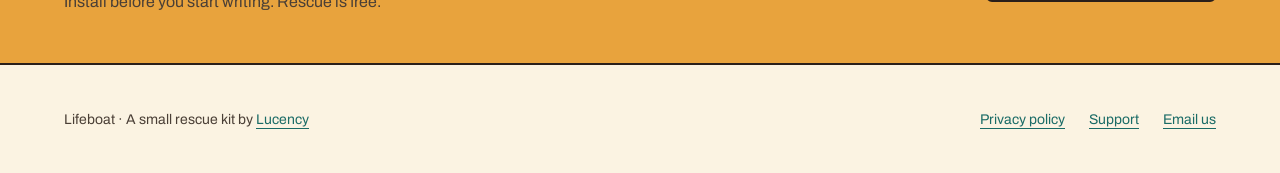
<file: lifeboat-privacy/lifeboat/index.html>
<!doctype html>
<html lang="en">
<head>
  <meta charset="utf-8">
  <meta name="viewport" content="width=device-width, initial-scale=1">
  <meta name="description" content="Lifeboat is a free Chrome extension that saves the text you type on your device and helps restore it after a page wipe, crash or session timeout.">
  <meta name="theme-color" content="#c0392b">
  <meta http-equiv="Content-Security-Policy" content="default-src 'self'; script-src 'self'; style-src 'self'; img-src 'self'; font-src 'self'; connect-src 'none'; object-src 'none'; base-uri 'self'; form-action 'none'">
  <title>Lifeboat — Free Form Recovery &amp; Text Rescue for Chrome</title>
  <link rel="canonical" href="https://fermentory.github.io/lifeboat-privacy/lifeboat/">
  <link rel="icon" type="image/png" href="assets/icon-128.png">
  <link rel="stylesheet" href="assets/site.css">
  <link rel="preload" href="assets/alfa-slab-one.woff2" as="font" type="font/woff2" crossorigin>
  <link rel="sitemap" type="application/xml" href="../sitemap.xml">
  <meta property="og:type" content="website">
  <meta property="og:title" content="Lifeboat — The page wiped it. Bring it back.">
  <meta property="og:description" content="Free text rescue for Chrome. Saved on your device, with a short memory and no account.">
  <meta property="og:url" content="https://fermentory.github.io/lifeboat-privacy/lifeboat/">
  <meta property="og:image" content="https://fermentory.github.io/lifeboat-privacy/lifeboat/assets/rescue-screenshot.jpg">
  <meta property="og:image:alt" content="Lifeboat's real rescue card beside an emptied comment field.">
  <script src="assets/demo.js" defer></script>
</head>
<body>
  <a class="skip" href="#main">Skip to content</a>
  <header class="site-header">
    <nav class="wrap nav" aria-label="Main navigation">
      <a class="brand" href="./" aria-label="Lifeboat home"><img src="assets/icon-128.png" width="48" height="48" alt=""><span>Lifeboat</span></a>
      <div class="nav-links"><a href="#try-it">Try the rescue</a><a href="#privacy">Privacy</a><a href="#free-and-pro">Free &amp; Pro</a></div>
      <a class="button button-light" href="https://chromewebstore.google.com/detail/lifeboat-form-recovery-te/cndekcdenjkpomlkgiccjlmlmhmlemcb">Add to Chrome</a>
    </nav>
  </header>
  <main id="main">
    <section class="wrap hero" aria-labelledby="hero-title">
      <div class="hero-copy">
        <p class="eyebrow">Your text rescue kit for Chrome</p>
        <h1 id="hero-title">The page wiped it.<br><span>Bring it back.</span></h1>
        <p class="lede">The comment, the application, the three paragraphs you just wrote. Lifeboat saves your text on this device so a broken page doesn't have to mean starting over.</p>
        <div class="actions"><a class="button" href="https://chromewebstore.google.com/detail/lifeboat-form-recovery-te/cndekcdenjkpomlkgiccjlmlmhmlemcb">Add Lifeboat to Chrome</a></div>
        <p class="small">Free rescue. No account. No subscription.</p>
        <p class="small">Install before the loss. Lifeboat can only bring back text it has already saved.</p>
      </div>
      <div class="simulation" id="try-it">
        <p class="simulation-label">Interactive simulation</p>
        <div class="demo">
          <div class="demo-head"><strong>A comment worth keeping</strong><span id="demo-state">Sample loaded</span></div>
          <div class="demo-body">
            <label for="sample-comment">Sample comment · read only</label>
            <textarea class="sample" id="sample-comment" readonly spellcheck="false" autocomplete="off" aria-describedby="demo-note">The thing nobody tells you about brew-in-a-bag is that the crush matters more than the bag. Four batches later, I finally worked out that my mill gap was the whole story.</textarea>
            <p class="demo-status" id="demo-status" role="status" aria-live="polite" aria-atomic="true">Imagine the site clears this comment. Wipe the sample, then bring it back.</p>
            <div id="demo-controls" hidden>
              <button class="button button-secondary" id="wipe-sample" type="button">Wipe the sample</button>
              <div class="rescue" id="sample-rescue" hidden>
                <img src="assets/icon-128.png" alt="" width="32" height="32">
                <strong>The sample is safe.</strong>
                <button class="button" id="restore-sample" type="button">Restore sample</button>
              </div>
            </div>
            <noscript><p class="small">Enable JavaScript to try this sample. The extension information and links work without it.</p></noscript>
          </div>
          <div class="demo-bottom">The real rescue is free.</div>
        </div>
        <p class="demo-note" id="demo-note">Only this sample changes, in page memory. No personal input, saved data or extension detection. <strong>Test Lifeboat</strong>, a test inside the extension, is coming in v1.0.2. For the current version, use the <a href="#check-saving">manual sample check</a>.</p>
      </div>
    </section>

    <section class="defaults" aria-label="Free saving defaults">
      <div class="wrap defaults-inner">
        <div class="defaults-intro"><strong>A short memory, on purpose.</strong><p class="small">The free defaults keep it useful and tidy.</p></div>
        <div class="default"><strong>7</strong><span>days before saved text expires</span></div>
        <div class="default"><strong>3</strong><span>versions of each text field</span></div>
        <div class="default"><strong>25</strong><span>characters before saving starts</span></div>
      </div>
    </section>

    <section class="wrap section product" aria-labelledby="how-title">
      <figure class="product-shot">
        <img src="assets/popup-tintoy.png" alt="Lifeboat's Tin Toy popup with saved comment and post drafts, Restore and Copy controls, and a Pause control." width="360" height="451" loading="lazy">
        <figcaption>Real Lifeboat popup. Example drafts, Tin Toy theme.</figcaption>
      </figure>
      <div class="stack">
        <p class="eyebrow">Keep writing. Keep a way back.</p>
        <h2 id="how-title">A small kit for a very familiar problem.</h2>
        <ol class="steps">
          <li><h3>Install, then write as usual</h3><p>Lifeboat saves text from supported comment boxes, applications and editors as you type. You don't need to copy it first.</p></li>
          <li><h3>The page loses your draft</h3><p>A timeout, an unexpected refresh, a trip back to an empty form. When Lifeboat recognises the lost field, a rescue card offers your saved text.</p></li>
          <li><h3>Put your words back</h3><p>Choose Restore, or open the popup to browse saved drafts and earlier versions. If the field changed, Copy gives you a way to paste the text yourself.</p></li>
        </ol>
        <p class="small">Lifeboat protects typed text. It doesn't track your clipboard, save uploaded files or back up an entire browser session.</p>
      </div>
    </section>

    <section class="section privacy" id="privacy" aria-labelledby="privacy-title">
      <div class="wrap privacy-grid">
        <div class="privacy-lead stack">
          <p class="eyebrow">Yes, a text saver records your typing.</p>
          <h2 id="privacy-title">Here's exactly what stays saved.</h2>
          <p class="lede">The text you type into supported fields stays in your Chrome profile, encrypted on your device with AES-GCM.</p>
          <p>No draft cloud, no telemetry, no account for free rescue. You can see saved drafts, export your text, or pause saving for a site. Coming in v1.0.2: delete a draft or a site's drafts, with an undo option.</p>
          <a class="text-link" href="../">Read the full privacy policy →</a>
        </div>
        <div class="privacy-list">
          <div><h3>Some fields are excluded</h3><p>Password fields, and fields identified as payment or national-ID inputs, are excluded using their type, labels and other field information. That cannot identify every secret typed into an ordinary comment box. Pause on a site when you don't want its text saved.</p></div>
          <div><h3>Saved text has an expiry date</h3><p>Free Lifeboat keeps up to three versions per field for seven days. A draft starts saving at 25 characters. Pro lets you change those limits.</p></div>
          <div><h3>Pro has one outside connection</h3><p>When you activate Pro, and during periodic licence checks, Lifeboat sends your licence key and organisation/activation identifiers to Polar. It never sends your draft text.</p></div>
        </div>
      </div>
    </section>

    <section class="wrap section" id="free-and-pro" aria-labelledby="pricing-title">
      <div class="section-head">
        <div><p class="eyebrow">Free rescue. Optional extras.</p><h2 id="pricing-title">Keep the kit.<br>Pick your boat.</h2></div>
        <p>Restoring your text is free. Pro is a one-time supporter pack with four more looks and a few ways to make Lifeboat yours.</p>
      </div>
      <div class="pricing">
        <section class="price-card" aria-labelledby="free-title">
          <div class="price-title"><h3 id="free-title">Lifeboat</h3><p class="price">Free</p></div>
          <p>The text rescue kit, ready to use.</p>
          <ul><li>Save, restore, copy and export your text</li><li>Browse earlier versions</li><li>Draft deletion and undo, coming in v1.0.2</li><li>Pause on any site and choose the rescue card's corner</li><li>Tin Toy theme, 7 days, 3 versions, 25-character minimum</li></ul>
          <a class="button" href="https://chromewebstore.google.com/detail/lifeboat-form-recovery-te/cndekcdenjkpomlkgiccjlmlmhmlemcb">Get free Lifeboat</a>
        </section>
        <section class="price-card price-card-pro" aria-labelledby="pro-title">
          <div class="price-title"><h3 id="pro-title">Lifeboat Pro</h3><p class="price">$3.99 <span>once</span></p></div>
          <p>Everything free, plus the supporter extras.</p>
          <ul><li>Dinghy, Muster, Arcade and Pool Float themes</li><li>Keep drafts for 3–30 days and 1–10 versions</li><li>Set the save minimum from 1–200 characters</li><li>Private saved-and-restored counts in the Ship's Log</li></ul>
          <a class="button button-secondary" href="https://buy.polar.sh/polar_cl_WzrvV9f8py0vrDQ9QTp2AFn72Q4O3LG23KeXr0w502m">Get the supporter pack</a>
          <p class="small">One payment through Polar. Activate the licence key inside Lifeboat.</p>
        </section>
      </div>
      <div class="theme-gallery" aria-label="The four Pro themes">
        <figure><img src="assets/popup-dinghy.png" width="360" height="451" alt="Dinghy theme: blue header and bright orange restore buttons." loading="lazy"><figcaption>Dinghy</figcaption></figure>
        <figure><img src="assets/popup-muster.png" width="360" height="451" alt="Muster theme: green header, stencil lettering and orange restore buttons." loading="lazy"><figcaption>Muster</figcaption></figure>
        <figure><img src="assets/popup-arcade.png" width="360" height="451" alt="Arcade theme: dark blue, pixel lettering and yellow restore buttons." loading="lazy"><figcaption>Arcade</figcaption></figure>
        <figure><img src="assets/popup-poolfloat.png" width="360" height="451" alt="Pool Float theme: turquoise header and rounded coral restore buttons." loading="lazy"><figcaption>Pool Float</figcaption></figure>
      </div>
      <p class="theme-note">Real product screenshots with example drafts. Preview the boats in the extension before buying.</p>
    </section>

    <section class="section guides-section" aria-labelledby="guides-title">
      <div class="wrap">
        <div class="section-head"><div><p class="eyebrow">The recovery shelf</p><h2 id="guides-title">Find your way back.</h2></div><p>What to try when the text is already gone, and what to set up for next time.</p></div>
        <div class="guide-links">
          <a class="guide-link" href="recover-text-after-chrome-crash/"><strong>Recover text after a Chrome crash →</strong><span>Reopen the page, check saved drafts, and understand what's recoverable.</span></a>
          <a class="guide-link" href="session-timeout/"><strong>When a session timeout eats your form →</strong><span>What to check before rewriting, and how to protect the next draft.</span></a>
          <a class="guide-link" href="typio-alternative/"><strong>A Typio Form Recovery alternative →</strong><span>Where Lifeboat fits, including the current Typio Reboot option.</span></a>
          <a class="guide-link" href="lazarus-alternative/"><strong>A Lazarus Form Recovery alternative →</strong><span>Familiar text rescue for Chrome, with clear limits and local control.</span></a>
        </div>
      </div>
    </section>

    <section class="wrap section faq" aria-labelledby="faq-title">
      <div class="stack-tight"><p class="eyebrow">Before you install</p><h2 id="faq-title">A few fair questions.</h2></div>
      <div>
        <details><summary>Can it recover something I already lost?</summary><p>Only if Lifeboat was installed, active on that site, and had saved that text before the loss. Installing it now cannot recover an old unsaved draft. Start with our <a href="recover-text-after-chrome-crash/">crash recovery guide</a> for the things you can still check.</p></details>
        <details><summary>Will it work in every text box?</summary><p>No text saver works in every editor. Lifeboat supports ordinary text fields and many rich editors, including React-controlled fields and web components. Chrome's internal pages and the Chrome Web Store cannot be captured. Check important sites with harmless sample text first; when direct restore isn't possible, try Copy in the popup.</p></details>
        <details><summary>How do I check that it's working?</summary><p id="check-saving">In the current version, type a harmless sample paragraph into a disposable field on a site you trust. Wait a few seconds, then open Lifeboat and confirm the sample appears in the popup. Only after that, reload the disposable test page and try Restore or Copy. Keep real work out of the test.</p><p><strong>Test Lifeboat</strong>, coming in v1.0.2, will open a sample test inside the extension from the popup. The simulation on this website shows the idea but does not test your installation.</p></details>
        <details><summary>Is this a clipboard manager?</summary><p>No. Lifeboat saves text you type into supported website fields, without needing you to copy it. It does not monitor clipboard history. Its Copy button is simply another way to get a saved draft back.</p></details>
        <details><summary>Do I need Pro to get my words back?</summary><p>No. Saving, restoring, copying and exporting drafts are free. Pro adds themes, configurable saving limits and private rescue counts for a one-time payment.</p></details>
      </div>
    </section>
    <section class="final-cta" aria-labelledby="last-title"><div class="wrap"><div><h2 id="last-title">Next draft, bring a lifeboat.</h2><p>Install before you start writing. Rescue is free.</p></div><a class="button" href="https://chromewebstore.google.com/detail/lifeboat-form-recovery-te/cndekcdenjkpomlkgiccjlmlmhmlemcb">Add Lifeboat to Chrome</a></div></section>
  </main>
  <footer class="site-footer"><div class="wrap footer-inner"><p>Lifeboat · A small rescue kit by <a href="https://lucency.dev/">Lucency</a></p><nav class="footer-links" aria-label="Footer"><a href="../">Privacy policy</a><a href="../support.html">Support</a><a href="mailto:support@lucency.dev">Email us</a></nav></div></footer>
</body>
</html>
</file>
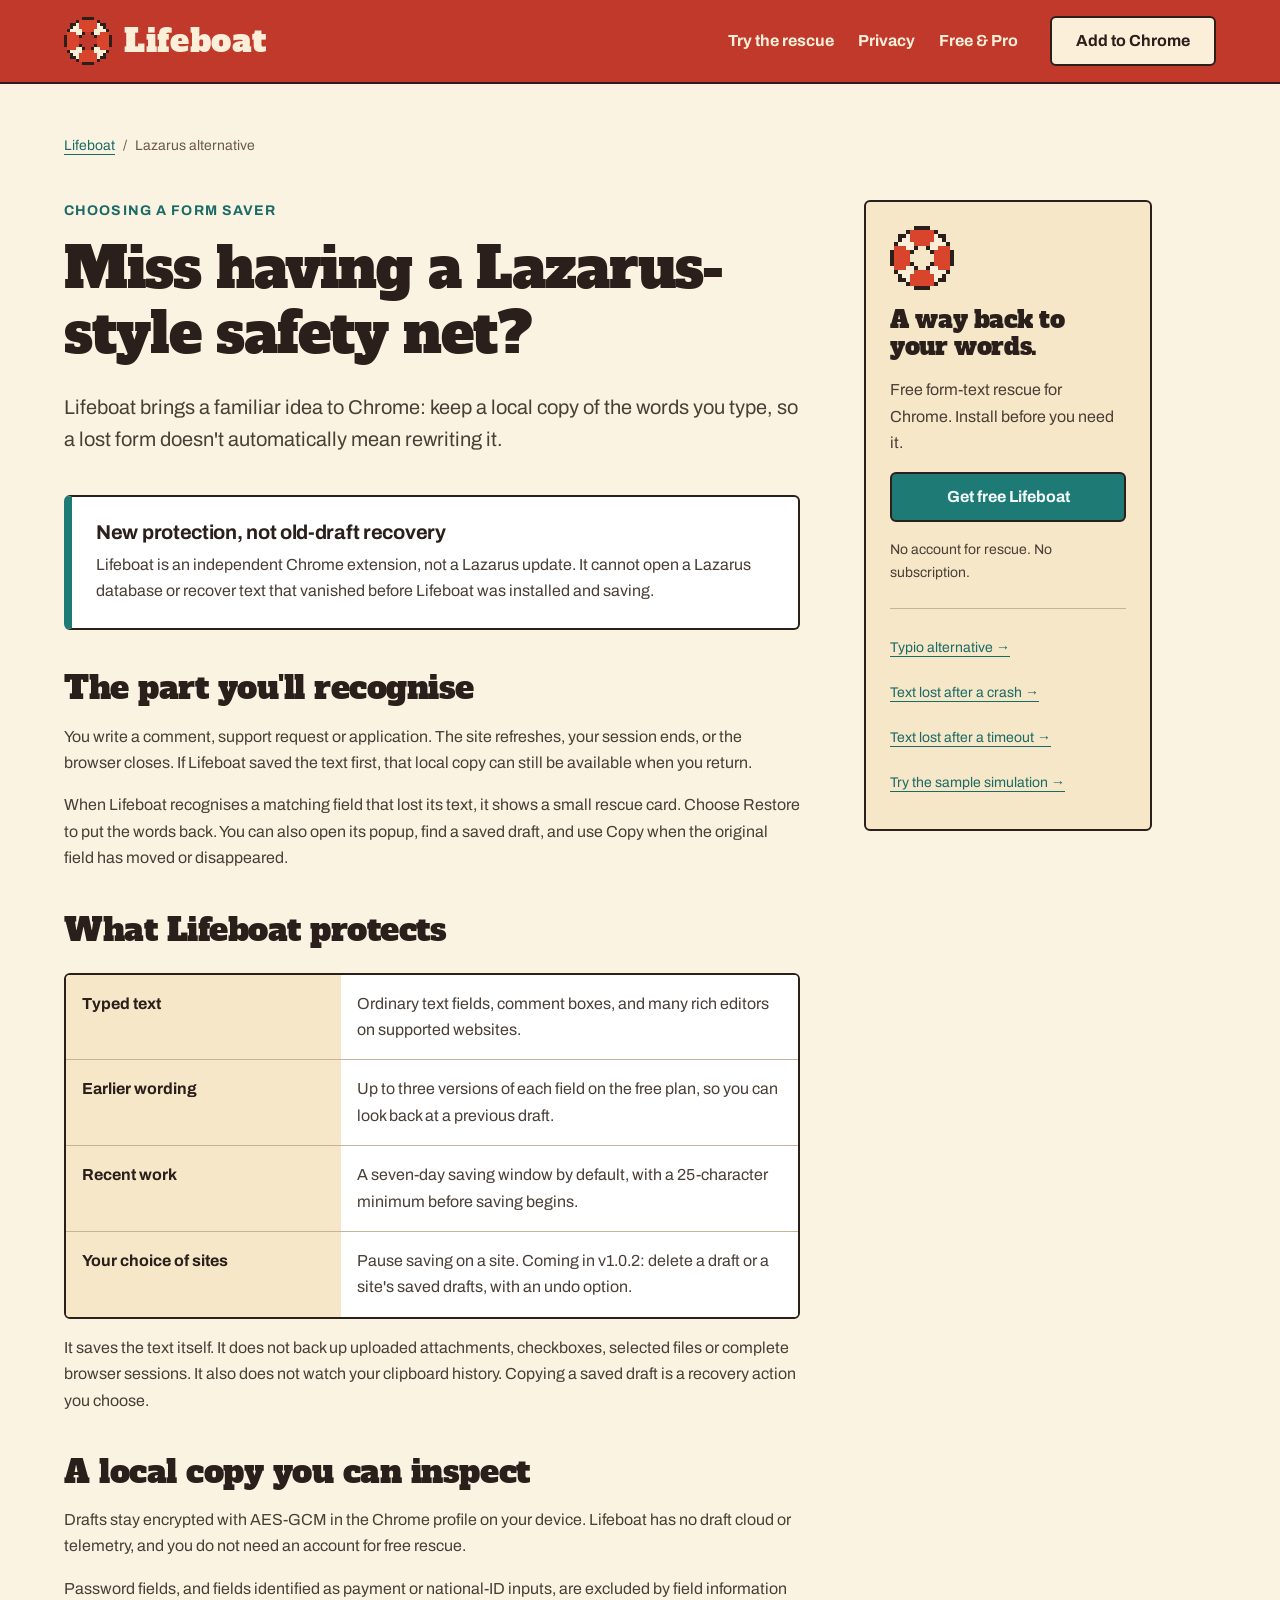
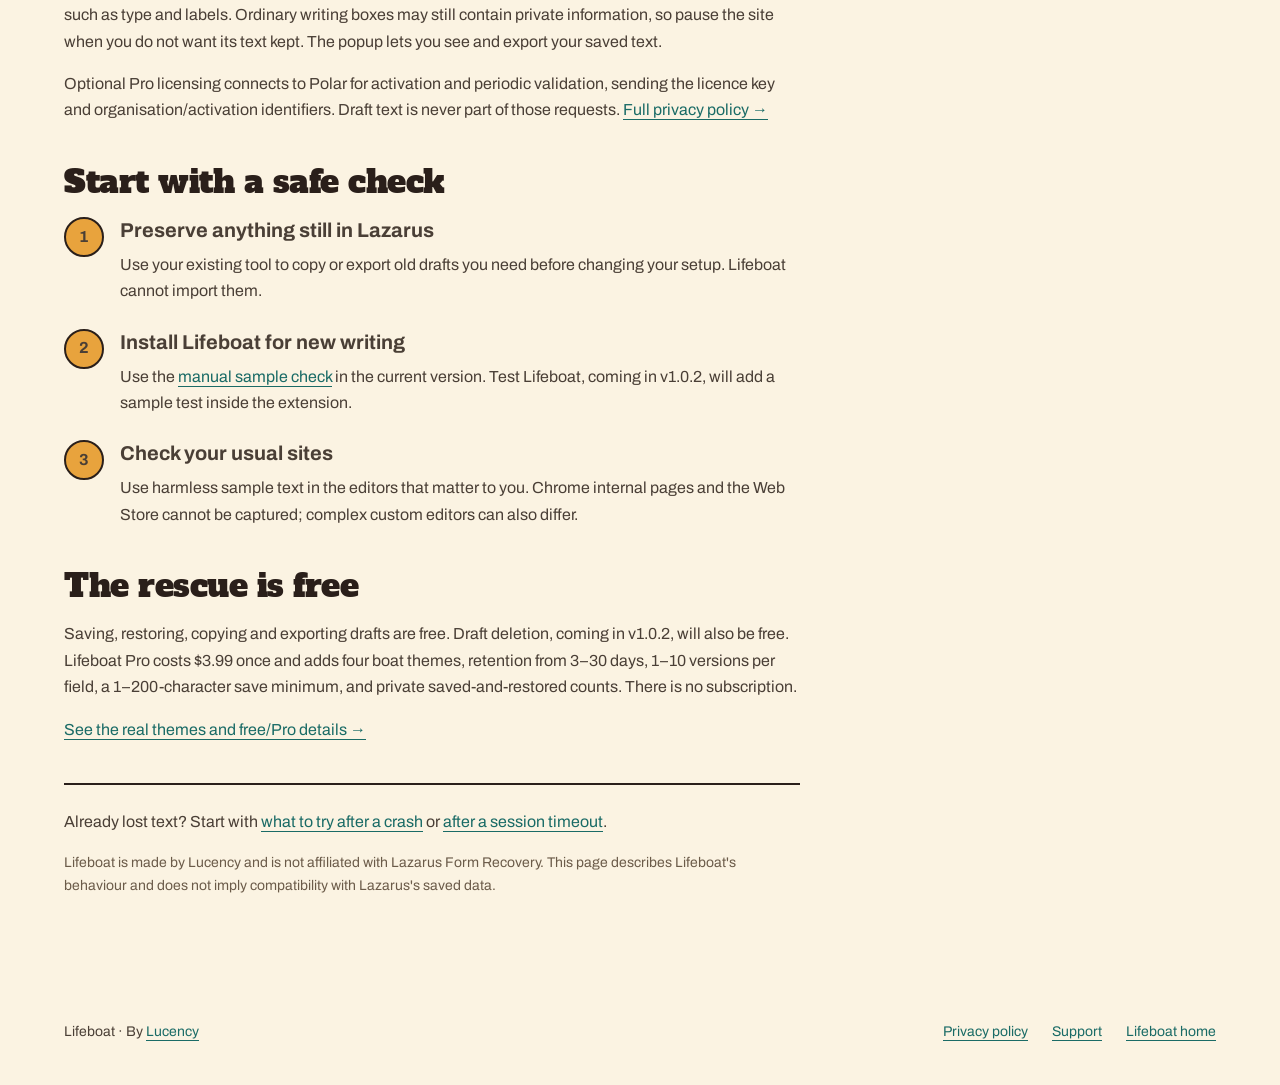
<file: lifeboat-privacy/lifeboat/lazarus-alternative/index.html>
<!doctype html>
<html lang="en">
<head>
  <meta charset="utf-8">
  <meta name="viewport" content="width=device-width, initial-scale=1">
  <title>A Lazarus Form Recovery Alternative for Chrome — Lifeboat</title>
  <meta name="description" content="Lifeboat is a free Lazarus-style form-text recovery extension for Chrome. See what it saves, what it excludes, and how to start protecting new drafts.">
  <meta name="theme-color" content="#c0392b">
  <link rel="canonical" href="https://fermentory.github.io/lifeboat-privacy/lifeboat/lazarus-alternative/">
  <link rel="stylesheet" href="../assets/site.css">
  <link rel="icon" type="image/png" href="../assets/icon-128.png">
  <link rel="sitemap" type="application/xml" href="../../sitemap.xml">
  <meta property="og:type" content="article">
  <meta property="og:title" content="A Lazarus Form Recovery alternative for Chrome">
  <meta property="og:description" content="Familiar text rescue, local drafts, and a short memory. Learn where Lifeboat fits.">
  <meta property="og:url" content="https://fermentory.github.io/lifeboat-privacy/lifeboat/lazarus-alternative/">
  <meta property="og:image" content="https://fermentory.github.io/lifeboat-privacy/lifeboat/assets/rescue-screenshot.jpg">
</head>
<body>
  <a class="skip" href="#main">Skip to content</a>
  <header class="site-header"><nav class="wrap nav" aria-label="Main navigation"><a class="brand" href="../" aria-label="Lifeboat home"><img src="../assets/icon-128.png" width="48" height="48" alt=""><span>Lifeboat</span></a><div class="nav-links"><a href="../#try-it">Try the rescue</a><a href="../#privacy">Privacy</a><a href="../#free-and-pro">Free &amp; Pro</a></div><a class="button button-light" href="https://chromewebstore.google.com/detail/lifeboat-form-recovery-te/cndekcdenjkpomlkgiccjlmlmhmlemcb">Add to Chrome</a></nav></header>
  <main id="main" class="wrap article-top">
    <nav class="breadcrumb" aria-label="Breadcrumb"><a href="../">Lifeboat</a><span aria-hidden="true">/</span><span>Lazarus alternative</span></nav>
    <div class="article-layout">
      <article class="article-content">
        <header class="article-head"><p class="eyebrow">Choosing a form saver</p><h1>Miss having a Lazarus-style safety net?</h1><p class="lede">Lifeboat brings a familiar idea to Chrome: keep a local copy of the words you type, so a lost form doesn't automatically mean rewriting it.</p></header>
        <div class="callout"><h2>New protection, not old-draft recovery</h2><p>Lifeboat is an independent Chrome extension, not a Lazarus update. It cannot open a Lazarus database or recover text that vanished before Lifeboat was installed and saving.</p></div>

        <section aria-labelledby="familiar"><h2 id="familiar">The part you'll recognise</h2><p>You write a comment, support request or application. The site refreshes, your session ends, or the browser closes. If Lifeboat saved the text first, that local copy can still be available when you return.</p><p>When Lifeboat recognises a matching field that lost its text, it shows a small rescue card. Choose Restore to put the words back. You can also open its popup, find a saved draft, and use Copy when the original field has moved or disappeared.</p></section>

        <section aria-labelledby="scope"><h2 id="scope">What Lifeboat protects</h2><dl class="compare"><div class="compare-row"><dt>Typed text</dt><dd>Ordinary text fields, comment boxes, and many rich editors on supported websites.</dd></div><div class="compare-row"><dt>Earlier wording</dt><dd>Up to three versions of each field on the free plan, so you can look back at a previous draft.</dd></div><div class="compare-row"><dt>Recent work</dt><dd>A seven-day saving window by default, with a 25-character minimum before saving begins.</dd></div><div class="compare-row"><dt>Your choice of sites</dt><dd>Pause saving on a site. Coming in v1.0.2: delete a draft or a site's saved drafts, with an undo option.</dd></div></dl><p>It saves the text itself. It does not back up uploaded attachments, checkboxes, selected files or complete browser sessions. It also does not watch your clipboard history. Copying a saved draft is a recovery action you choose.</p></section>

        <section aria-labelledby="private"><h2 id="private">A local copy you can inspect</h2><p>Drafts stay encrypted with AES-GCM in the Chrome profile on your device. Lifeboat has no draft cloud or telemetry, and you do not need an account for free rescue.</p><p>Password fields, and fields identified as payment or national-ID inputs, are excluded by field information such as type and labels. Ordinary writing boxes may still contain private information, so pause the site when you do not want its text kept. The popup lets you see and export your saved text.</p><p>Optional Pro licensing connects to Polar for activation and periodic validation, sending the licence key and organisation/activation identifiers. Draft text is never part of those requests. <a href="../../">Full privacy policy →</a></p></section>

        <section aria-labelledby="start"><h2 id="start">Start with a safe check</h2><ol class="steps"><li><h3>Preserve anything still in Lazarus</h3><p>Use your existing tool to copy or export old drafts you need before changing your setup. Lifeboat cannot import them.</p></li><li><h3>Install Lifeboat for new writing</h3><p>Use the <a href="../#check-saving">manual sample check</a> in the current version. Test Lifeboat, coming in v1.0.2, will add a sample test inside the extension.</p></li><li><h3>Check your usual sites</h3><p>Use harmless sample text in the editors that matter to you. Chrome internal pages and the Web Store cannot be captured; complex custom editors can also differ.</p></li></ol></section>

        <section aria-labelledby="cost"><h2 id="cost">The rescue is free</h2><p>Saving, restoring, copying and exporting drafts are free. Draft deletion, coming in v1.0.2, will also be free. Lifeboat Pro costs $3.99 once and adds four boat themes, retention from 3–30 days, 1–10 versions per field, a 1–200-character save minimum, and private saved-and-restored counts. There is no subscription.</p><p><a href="../#free-and-pro">See the real themes and free/Pro details →</a></p></section>
        <div class="article-end stack-tight"><p>Already lost text? Start with <a href="../recover-text-after-chrome-crash/">what to try after a crash</a> or <a href="../session-timeout/">after a session timeout</a>.</p><p class="source-note">Lifeboat is made by Lucency and is not affiliated with Lazarus Form Recovery. This page describes Lifeboat's behaviour and does not imply compatibility with Lazarus's saved data.</p></div>
      </article>
      <aside class="article-aside stack" aria-label="About Lifeboat"><div class="stack-tight"><img src="../assets/icon-128.png" alt="" width="64" height="64"><h2>A way back to your words.</h2><p>Free form-text rescue for Chrome. Install before you need it.</p><a class="button" href="https://chromewebstore.google.com/detail/lifeboat-form-recovery-te/cndekcdenjkpomlkgiccjlmlmhmlemcb">Get free Lifeboat</a><p class="small">No account for rescue. No subscription.</p></div><nav aria-label="More recovery guides"><a href="../typio-alternative/">Typio alternative →</a><a href="../recover-text-after-chrome-crash/">Text lost after a crash →</a><a href="../session-timeout/">Text lost after a timeout →</a><a href="../#try-it">Try the sample simulation →</a></nav></aside>
    </div>
  </main>
  <footer class="site-footer"><div class="wrap footer-inner"><p>Lifeboat · By <a href="https://lucency.dev/">Lucency</a></p><nav class="footer-links" aria-label="Footer"><a href="../../">Privacy policy</a><a href="../../support.html">Support</a><a href="../">Lifeboat home</a></nav></div></footer>
</body>
</html>
</file>
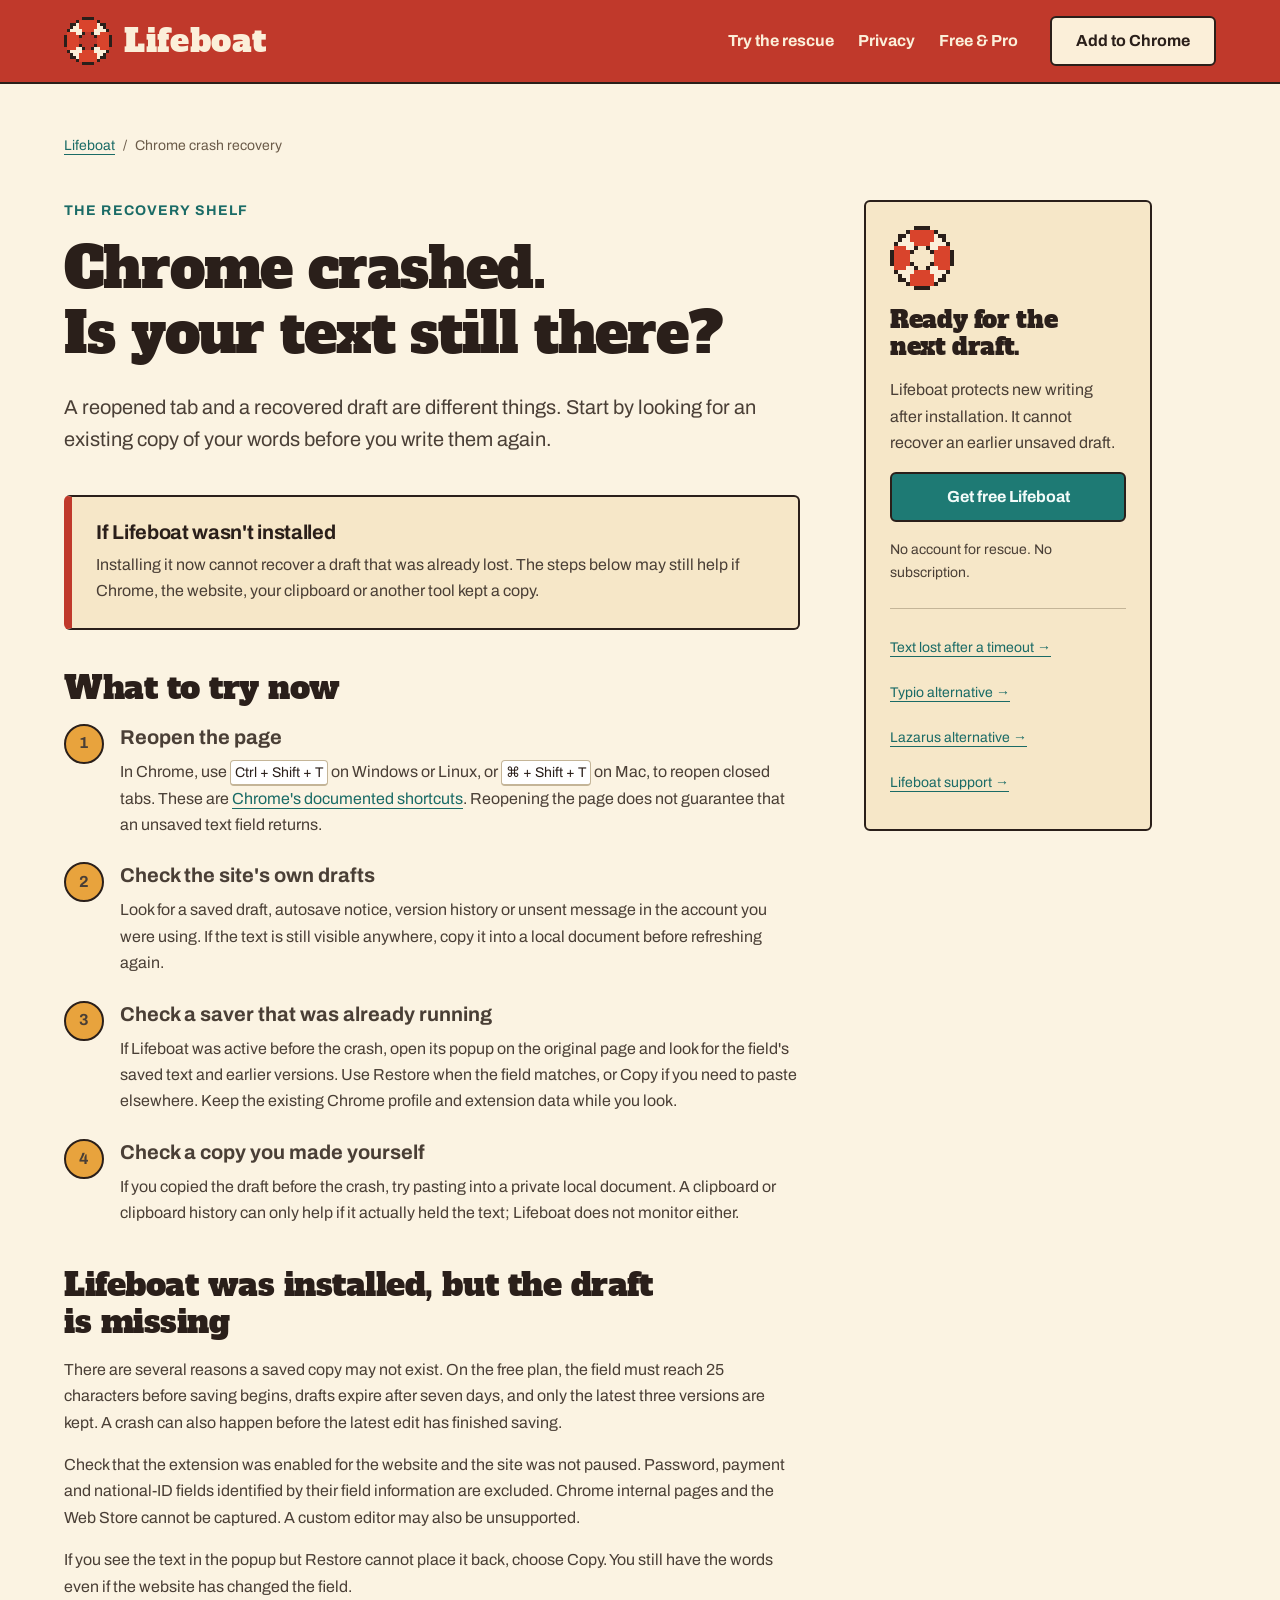
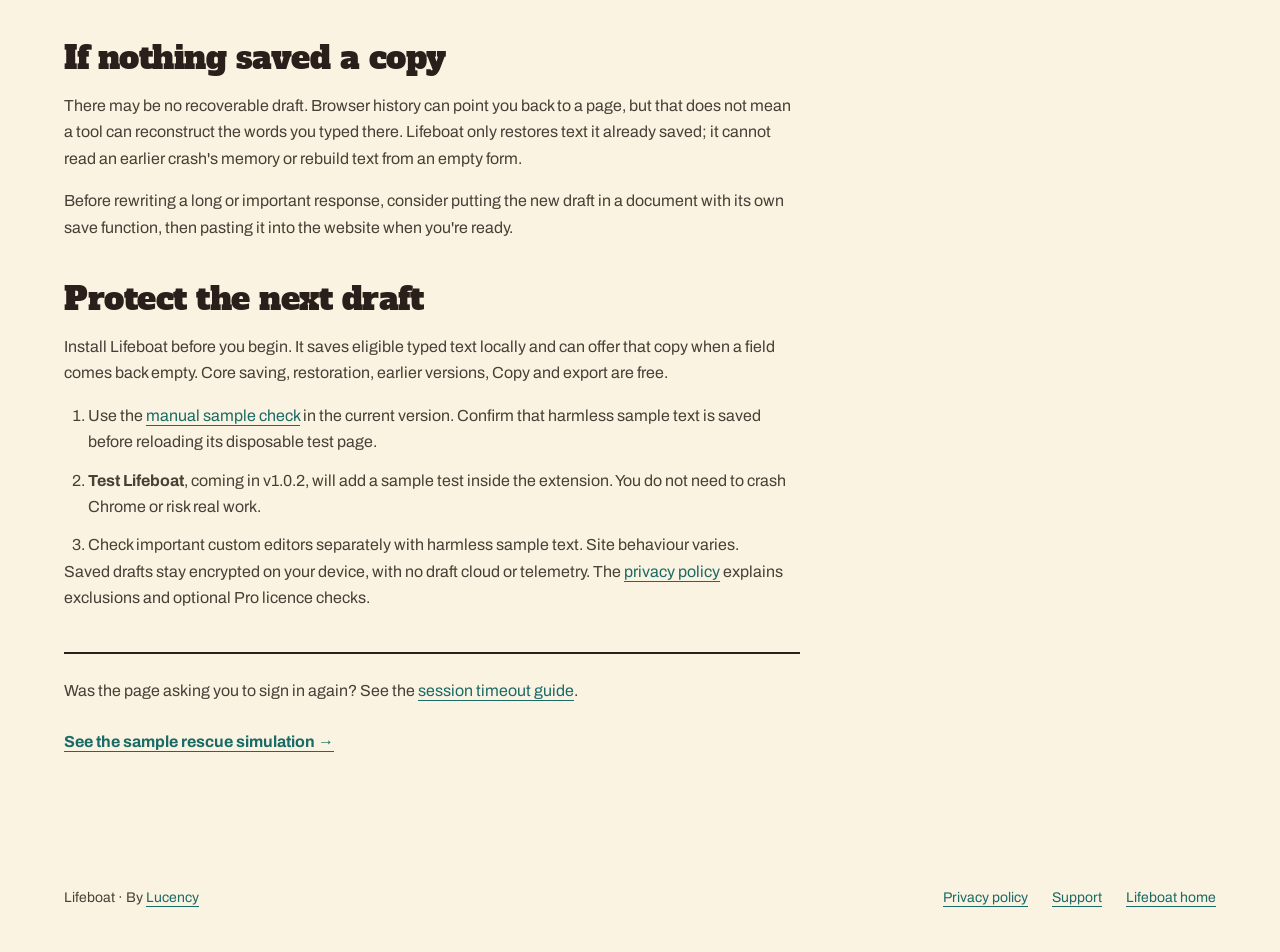
<file: lifeboat-privacy/lifeboat/recover-text-after-chrome-crash/index.html>
<!doctype html>
<html lang="en">
<head>
  <meta charset="utf-8">
  <meta name="viewport" content="width=device-width, initial-scale=1">
  <title>How to Recover Lost Text After a Chrome Crash — Lifeboat</title>
  <meta name="description" content="Lost a form or comment after Chrome crashed? Check reopened tabs, the site's drafts and saved text first. Learn when Lifeboat can help and when it cannot.">
  <meta name="theme-color" content="#c0392b">
  <link rel="canonical" href="https://fermentory.github.io/lifeboat-privacy/lifeboat/recover-text-after-chrome-crash/">
  <link rel="stylesheet" href="../assets/site.css">
  <link rel="icon" type="image/png" href="../assets/icon-128.png">
  <link rel="sitemap" type="application/xml" href="../../sitemap.xml">
  <meta property="og:type" content="article">
  <meta property="og:title" content="How to recover lost text after a Chrome crash">
  <meta property="og:description" content="The saved copies to check now, and how to protect your next draft.">
  <meta property="og:url" content="https://fermentory.github.io/lifeboat-privacy/lifeboat/recover-text-after-chrome-crash/">
  <meta property="og:image" content="https://fermentory.github.io/lifeboat-privacy/lifeboat/assets/rescue-screenshot.jpg">
</head>
<body>
  <a class="skip" href="#main">Skip to content</a>
  <header class="site-header"><nav class="wrap nav" aria-label="Main navigation"><a class="brand" href="../" aria-label="Lifeboat home"><img src="../assets/icon-128.png" width="48" height="48" alt=""><span>Lifeboat</span></a><div class="nav-links"><a href="../#try-it">Try the rescue</a><a href="../#privacy">Privacy</a><a href="../#free-and-pro">Free &amp; Pro</a></div><a class="button button-light" href="https://chromewebstore.google.com/detail/lifeboat-form-recovery-te/cndekcdenjkpomlkgiccjlmlmhmlemcb">Add to Chrome</a></nav></header>
  <main id="main" class="wrap article-top">
    <nav class="breadcrumb" aria-label="Breadcrumb"><a href="../">Lifeboat</a><span aria-hidden="true">/</span><span>Chrome crash recovery</span></nav>
    <div class="article-layout">
      <article class="article-content">
        <header class="article-head"><p class="eyebrow">The recovery shelf</p><h1>Chrome crashed.<br>Is your text still there?</h1><p class="lede">A reopened tab and a recovered draft are different things. Start by looking for an existing copy of your words before you write them again.</p></header>
        <div class="callout callout-warm"><h2>If Lifeboat wasn't installed</h2><p>Installing it now cannot recover a draft that was already lost. The steps below may still help if Chrome, the website, your clipboard or another tool kept a copy.</p></div>

        <section aria-labelledby="try-now"><h2 id="try-now">What to try now</h2><ol class="steps"><li><h3>Reopen the page</h3><p>In Chrome, use <kbd>Ctrl + Shift + T</kbd> on Windows or Linux, or <kbd>⌘ + Shift + T</kbd> on Mac, to reopen closed tabs. These are <a href="https://support.google.com/chrome/answer/157179?hl=en&amp;co=GENIE.Platform%3DDesktop">Chrome's documented shortcuts</a>. Reopening the page does not guarantee that an unsaved text field returns.</p></li><li><h3>Check the site's own drafts</h3><p>Look for a saved draft, autosave notice, version history or unsent message in the account you were using. If the text is still visible anywhere, copy it into a local document before refreshing again.</p></li><li><h3>Check a saver that was already running</h3><p>If Lifeboat was active before the crash, open its popup on the original page and look for the field's saved text and earlier versions. Use Restore when the field matches, or Copy if you need to paste elsewhere. Keep the existing Chrome profile and extension data while you look.</p></li><li><h3>Check a copy you made yourself</h3><p>If you copied the draft before the crash, try pasting into a private local document. A clipboard or clipboard history can only help if it actually held the text; Lifeboat does not monitor either.</p></li></ol></section>

        <section aria-labelledby="saved"><h2 id="saved">Lifeboat was installed, but the draft is missing</h2><p>There are several reasons a saved copy may not exist. On the free plan, the field must reach 25 characters before saving begins, drafts expire after seven days, and only the latest three versions are kept. A crash can also happen before the latest edit has finished saving.</p><p>Check that the extension was enabled for the website and the site was not paused. Password, payment and national-ID fields identified by their field information are excluded. Chrome internal pages and the Web Store cannot be captured. A custom editor may also be unsupported.</p><p>If you see the text in the popup but Restore cannot place it back, choose Copy. You still have the words even if the website has changed the field.</p></section>

        <section aria-labelledby="nothing"><h2 id="nothing">If nothing saved a copy</h2><p>There may be no recoverable draft. Browser history can point you back to a page, but that does not mean a tool can reconstruct the words you typed there. Lifeboat only restores text it already saved; it cannot read an earlier crash's memory or rebuild text from an empty form.</p><p>Before rewriting a long or important response, consider putting the new draft in a document with its own save function, then pasting it into the website when you're ready.</p></section>

        <section aria-labelledby="next-time"><h2 id="next-time">Protect the next draft</h2><p>Install Lifeboat before you begin. It saves eligible typed text locally and can offer that copy when a field comes back empty. Core saving, restoration, earlier versions, Copy and export are free.</p><ol><li>Use the <a href="../#check-saving">manual sample check</a> in the current version. Confirm that harmless sample text is saved before reloading its disposable test page.</li><li><strong>Test Lifeboat</strong>, coming in v1.0.2, will add a sample test inside the extension. You do not need to crash Chrome or risk real work.</li><li>Check important custom editors separately with harmless sample text. Site behaviour varies.</li></ol><p>Saved drafts stay encrypted on your device, with no draft cloud or telemetry. The <a href="../../">privacy policy</a> explains exclusions and optional Pro licence checks.</p></section>
        <div class="article-end stack-tight"><p>Was the page asking you to sign in again? See the <a href="../session-timeout/">session timeout guide</a>.</p><a class="text-link" href="../#try-it">See the sample rescue simulation →</a></div>
      </article>
      <aside class="article-aside stack" aria-label="About Lifeboat"><div class="stack-tight"><img src="../assets/icon-128.png" alt="" width="64" height="64"><h2>Ready for the next draft.</h2><p>Lifeboat protects new writing after installation. It cannot recover an earlier unsaved draft.</p><a class="button" href="https://chromewebstore.google.com/detail/lifeboat-form-recovery-te/cndekcdenjkpomlkgiccjlmlmhmlemcb">Get free Lifeboat</a><p class="small">No account for rescue. No subscription.</p></div><nav aria-label="More recovery guides"><a href="../session-timeout/">Text lost after a timeout →</a><a href="../typio-alternative/">Typio alternative →</a><a href="../lazarus-alternative/">Lazarus alternative →</a><a href="../../support.html">Lifeboat support →</a></nav></aside>
    </div>
  </main>
  <footer class="site-footer"><div class="wrap footer-inner"><p>Lifeboat · By <a href="https://lucency.dev/">Lucency</a></p><nav class="footer-links" aria-label="Footer"><a href="../../">Privacy policy</a><a href="../../support.html">Support</a><a href="../">Lifeboat home</a></nav></div></footer>
</body>
</html>
</file>
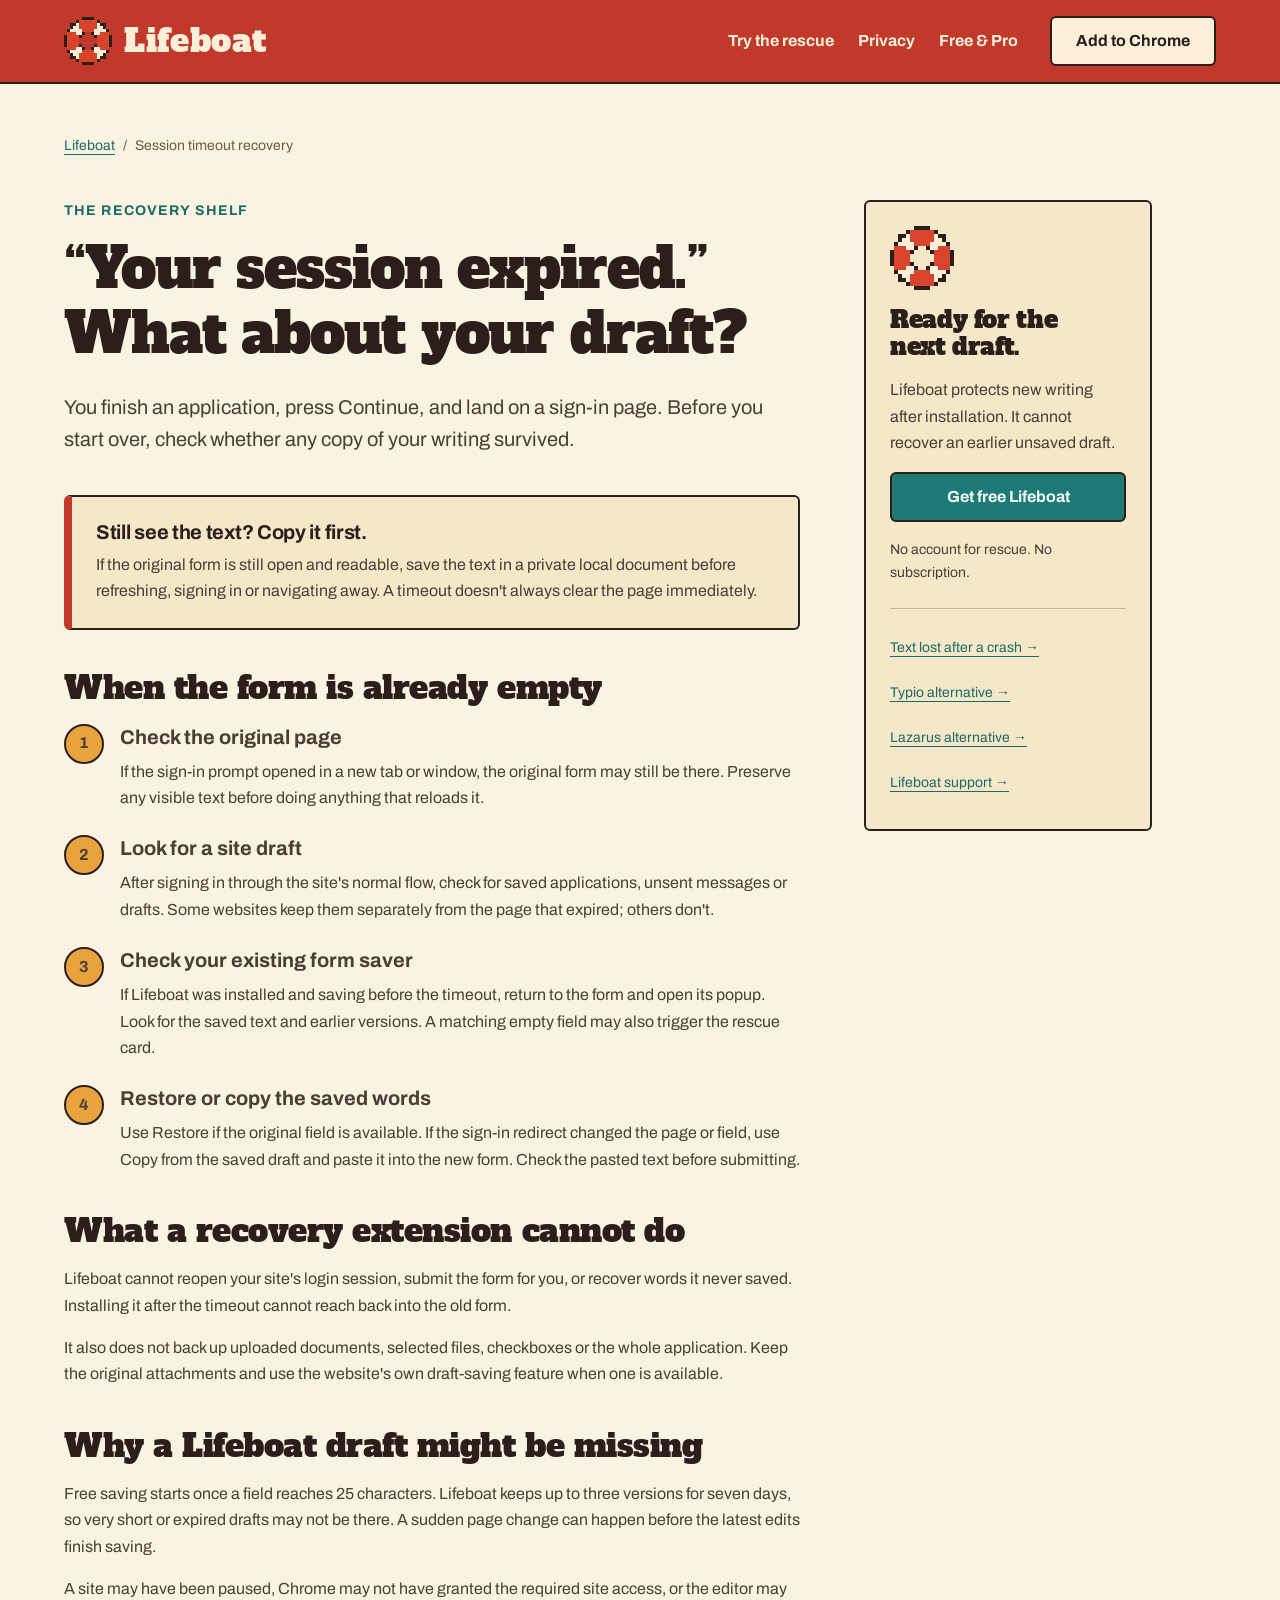
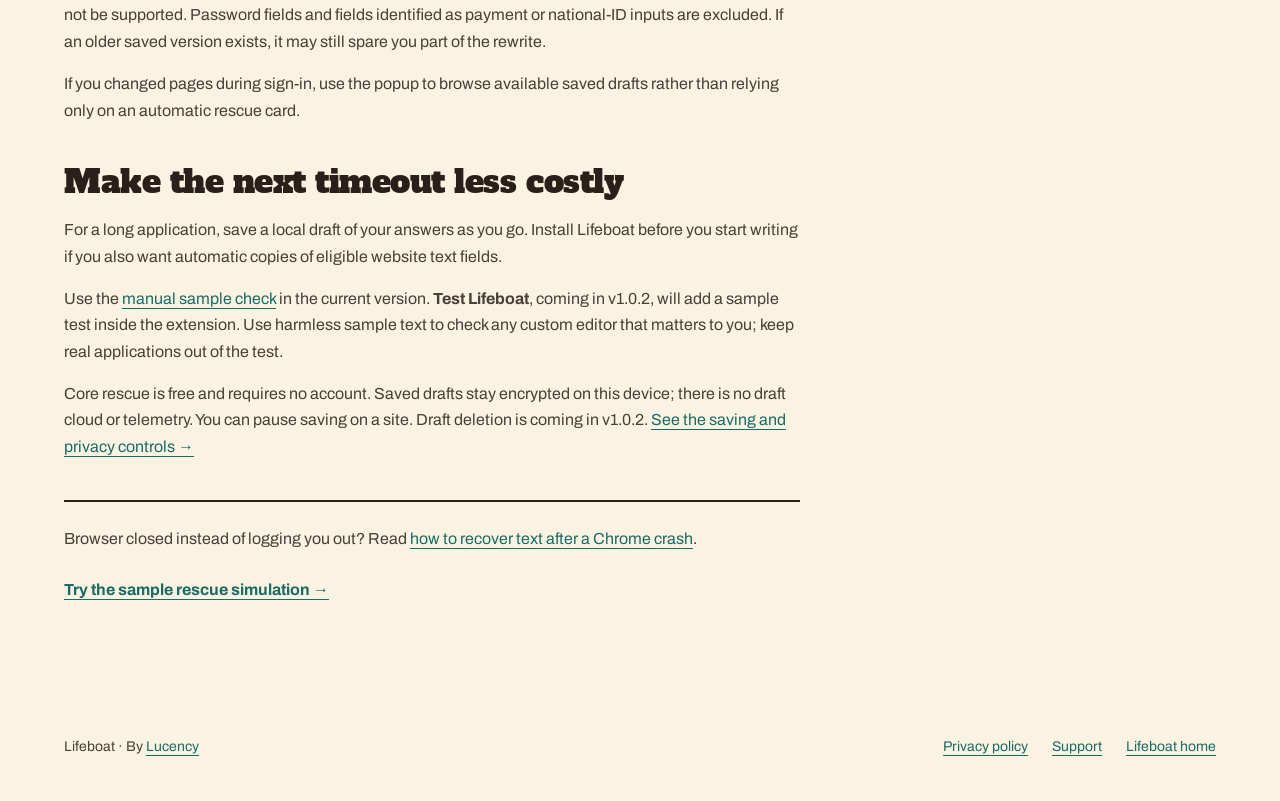
<file: lifeboat-privacy/lifeboat/session-timeout/index.html>
<!doctype html>
<html lang="en">
<head>
  <meta charset="utf-8">
  <meta name="viewport" content="width=device-width, initial-scale=1">
  <title>Recover Form Text After a Session Timeout — Lifeboat</title>
  <meta name="description" content="A session timeout cleared your form? Preserve any visible text, check the site's drafts and your form saver, then set up protection for the next draft.">
  <meta name="theme-color" content="#c0392b">
  <link rel="canonical" href="https://fermentory.github.io/lifeboat-privacy/lifeboat/session-timeout/">
  <link rel="stylesheet" href="../assets/site.css">
  <link rel="icon" type="image/png" href="../assets/icon-128.png">
  <link rel="sitemap" type="application/xml" href="../../sitemap.xml">
  <meta property="og:type" content="article">
  <meta property="og:title" content="Recover form text after a session timeout">
  <meta property="og:description" content="What to try when signing in again leaves you with an empty form.">
  <meta property="og:url" content="https://fermentory.github.io/lifeboat-privacy/lifeboat/session-timeout/">
  <meta property="og:image" content="https://fermentory.github.io/lifeboat-privacy/lifeboat/assets/rescue-screenshot.jpg">
</head>
<body>
  <a class="skip" href="#main">Skip to content</a>
  <header class="site-header"><nav class="wrap nav" aria-label="Main navigation"><a class="brand" href="../" aria-label="Lifeboat home"><img src="../assets/icon-128.png" width="48" height="48" alt=""><span>Lifeboat</span></a><div class="nav-links"><a href="../#try-it">Try the rescue</a><a href="../#privacy">Privacy</a><a href="../#free-and-pro">Free &amp; Pro</a></div><a class="button button-light" href="https://chromewebstore.google.com/detail/lifeboat-form-recovery-te/cndekcdenjkpomlkgiccjlmlmhmlemcb">Add to Chrome</a></nav></header>
  <main id="main" class="wrap article-top">
    <nav class="breadcrumb" aria-label="Breadcrumb"><a href="../">Lifeboat</a><span aria-hidden="true">/</span><span>Session timeout recovery</span></nav>
    <div class="article-layout">
      <article class="article-content">
        <header class="article-head"><p class="eyebrow">The recovery shelf</p><h1>“Your session expired.”<br>What about your draft?</h1><p class="lede">You finish an application, press Continue, and land on a sign-in page. Before you start over, check whether any copy of your writing survived.</p></header>
        <div class="callout callout-warm"><h2>Still see the text? Copy it first.</h2><p>If the original form is still open and readable, save the text in a private local document before refreshing, signing in or navigating away. A timeout doesn't always clear the page immediately.</p></div>

        <section aria-labelledby="after-timeout"><h2 id="after-timeout">When the form is already empty</h2><ol class="steps"><li><h3>Check the original page</h3><p>If the sign-in prompt opened in a new tab or window, the original form may still be there. Preserve any visible text before doing anything that reloads it.</p></li><li><h3>Look for a site draft</h3><p>After signing in through the site's normal flow, check for saved applications, unsent messages or drafts. Some websites keep them separately from the page that expired; others don't.</p></li><li><h3>Check your existing form saver</h3><p>If Lifeboat was installed and saving before the timeout, return to the form and open its popup. Look for the saved text and earlier versions. A matching empty field may also trigger the rescue card.</p></li><li><h3>Restore or copy the saved words</h3><p>Use Restore if the original field is available. If the sign-in redirect changed the page or field, use Copy from the saved draft and paste it into the new form. Check the pasted text before submitting.</p></li></ol></section>

        <section aria-labelledby="limit"><h2 id="limit">What a recovery extension cannot do</h2><p>Lifeboat cannot reopen your site's login session, submit the form for you, or recover words it never saved. Installing it after the timeout cannot reach back into the old form.</p><p>It also does not back up uploaded documents, selected files, checkboxes or the whole application. Keep the original attachments and use the website's own draft-saving feature when one is available.</p></section>

        <section aria-labelledby="missing"><h2 id="missing">Why a Lifeboat draft might be missing</h2><p>Free saving starts once a field reaches 25 characters. Lifeboat keeps up to three versions for seven days, so very short or expired drafts may not be there. A sudden page change can happen before the latest edits finish saving.</p><p>A site may have been paused, Chrome may not have granted the required site access, or the editor may not be supported. Password fields and fields identified as payment or national-ID inputs are excluded. If an older saved version exists, it may still spare you part of the rewrite.</p><p>If you changed pages during sign-in, use the popup to browse available saved drafts rather than relying only on an automatic rescue card.</p></section>

        <section aria-labelledby="prevent"><h2 id="prevent">Make the next timeout less costly</h2><p>For a long application, save a local draft of your answers as you go. Install Lifeboat before you start writing if you also want automatic copies of eligible website text fields.</p><p>Use the <a href="../#check-saving">manual sample check</a> in the current version. <strong>Test Lifeboat</strong>, coming in v1.0.2, will add a sample test inside the extension. Use harmless sample text to check any custom editor that matters to you; keep real applications out of the test.</p><p>Core rescue is free and requires no account. Saved drafts stay encrypted on this device; there is no draft cloud or telemetry. You can pause saving on a site. Draft deletion is coming in v1.0.2. <a href="../#privacy">See the saving and privacy controls →</a></p></section>
        <div class="article-end stack-tight"><p>Browser closed instead of logging you out? Read <a href="../recover-text-after-chrome-crash/">how to recover text after a Chrome crash</a>.</p><a class="text-link" href="../#try-it">Try the sample rescue simulation →</a></div>
      </article>
      <aside class="article-aside stack" aria-label="About Lifeboat"><div class="stack-tight"><img src="../assets/icon-128.png" alt="" width="64" height="64"><h2>Ready for the next draft.</h2><p>Lifeboat protects new writing after installation. It cannot recover an earlier unsaved draft.</p><a class="button" href="https://chromewebstore.google.com/detail/lifeboat-form-recovery-te/cndekcdenjkpomlkgiccjlmlmhmlemcb">Get free Lifeboat</a><p class="small">No account for rescue. No subscription.</p></div><nav aria-label="More recovery guides"><a href="../recover-text-after-chrome-crash/">Text lost after a crash →</a><a href="../typio-alternative/">Typio alternative →</a><a href="../lazarus-alternative/">Lazarus alternative →</a><a href="../../support.html">Lifeboat support →</a></nav></aside>
    </div>
  </main>
  <footer class="site-footer"><div class="wrap footer-inner"><p>Lifeboat · By <a href="https://lucency.dev/">Lucency</a></p><nav class="footer-links" aria-label="Footer"><a href="../../">Privacy policy</a><a href="../../support.html">Support</a><a href="../">Lifeboat home</a></nav></div></footer>
</body>
</html>
</file>
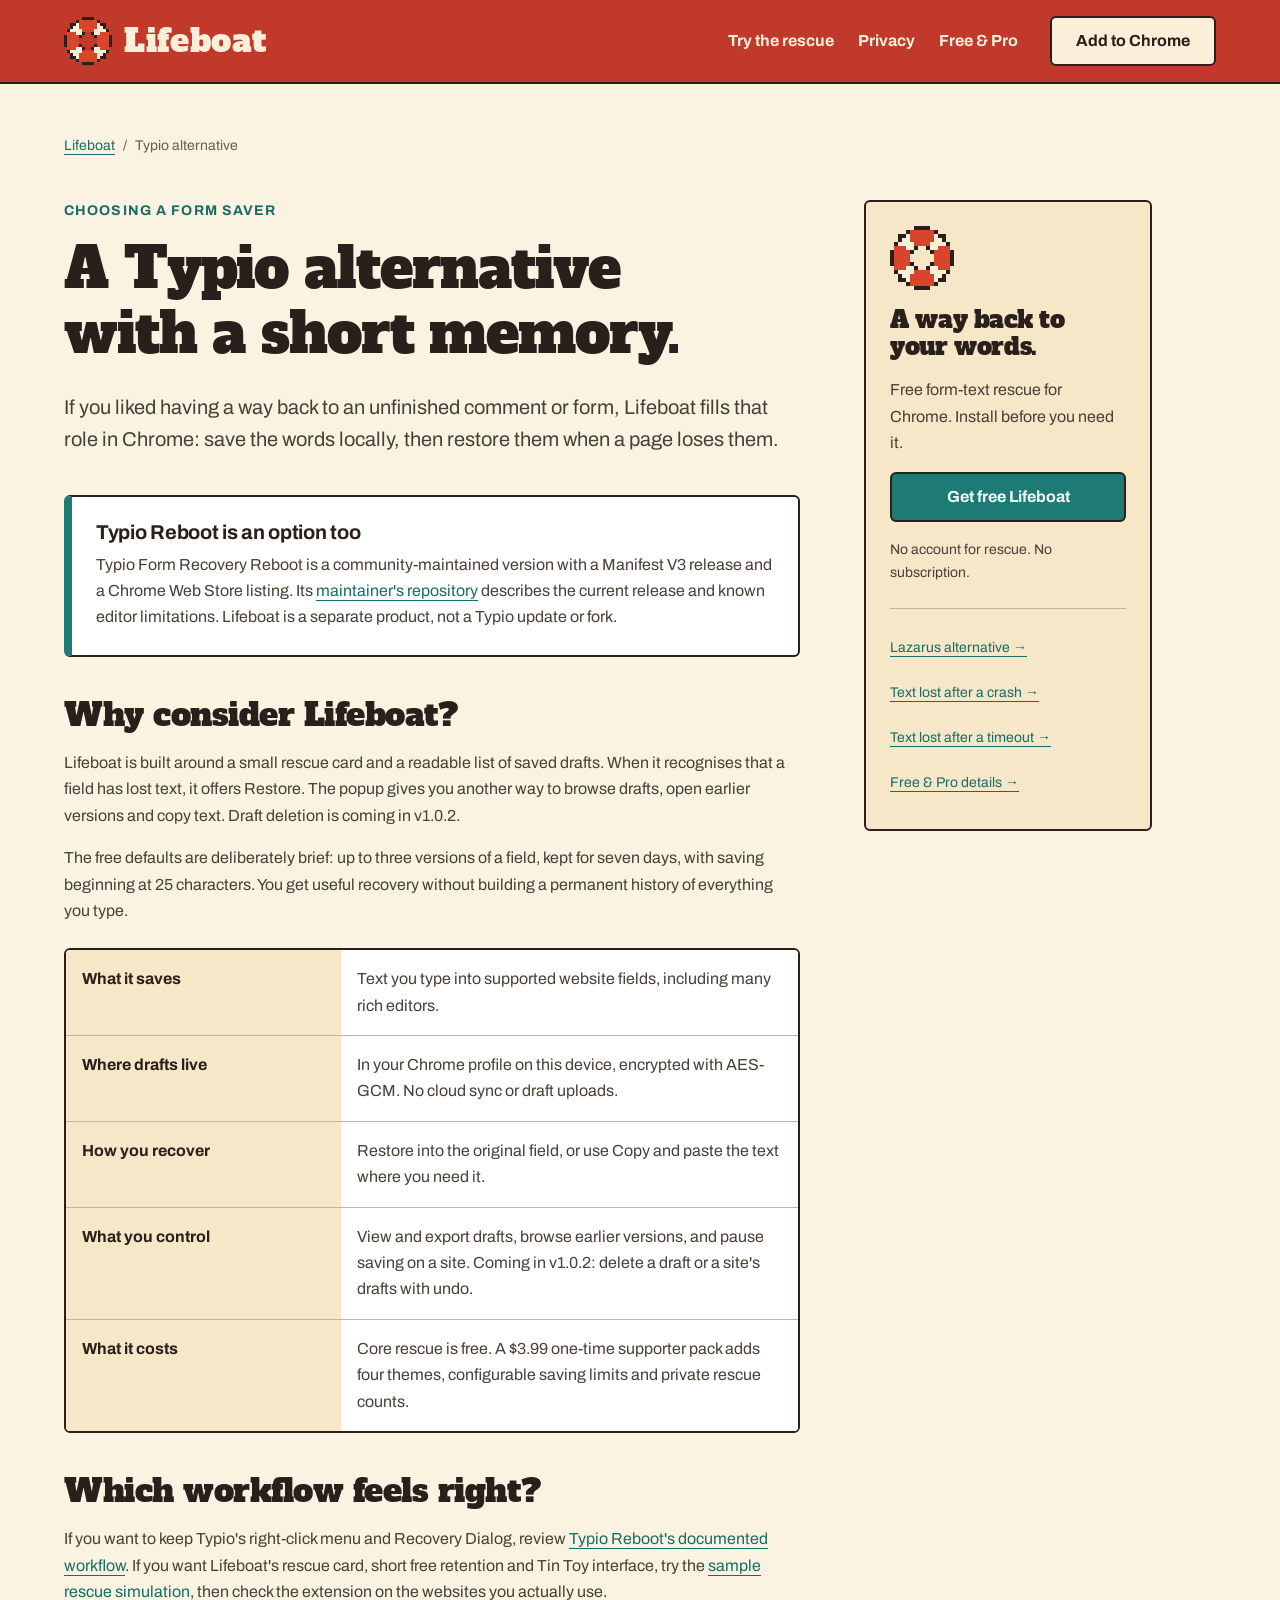
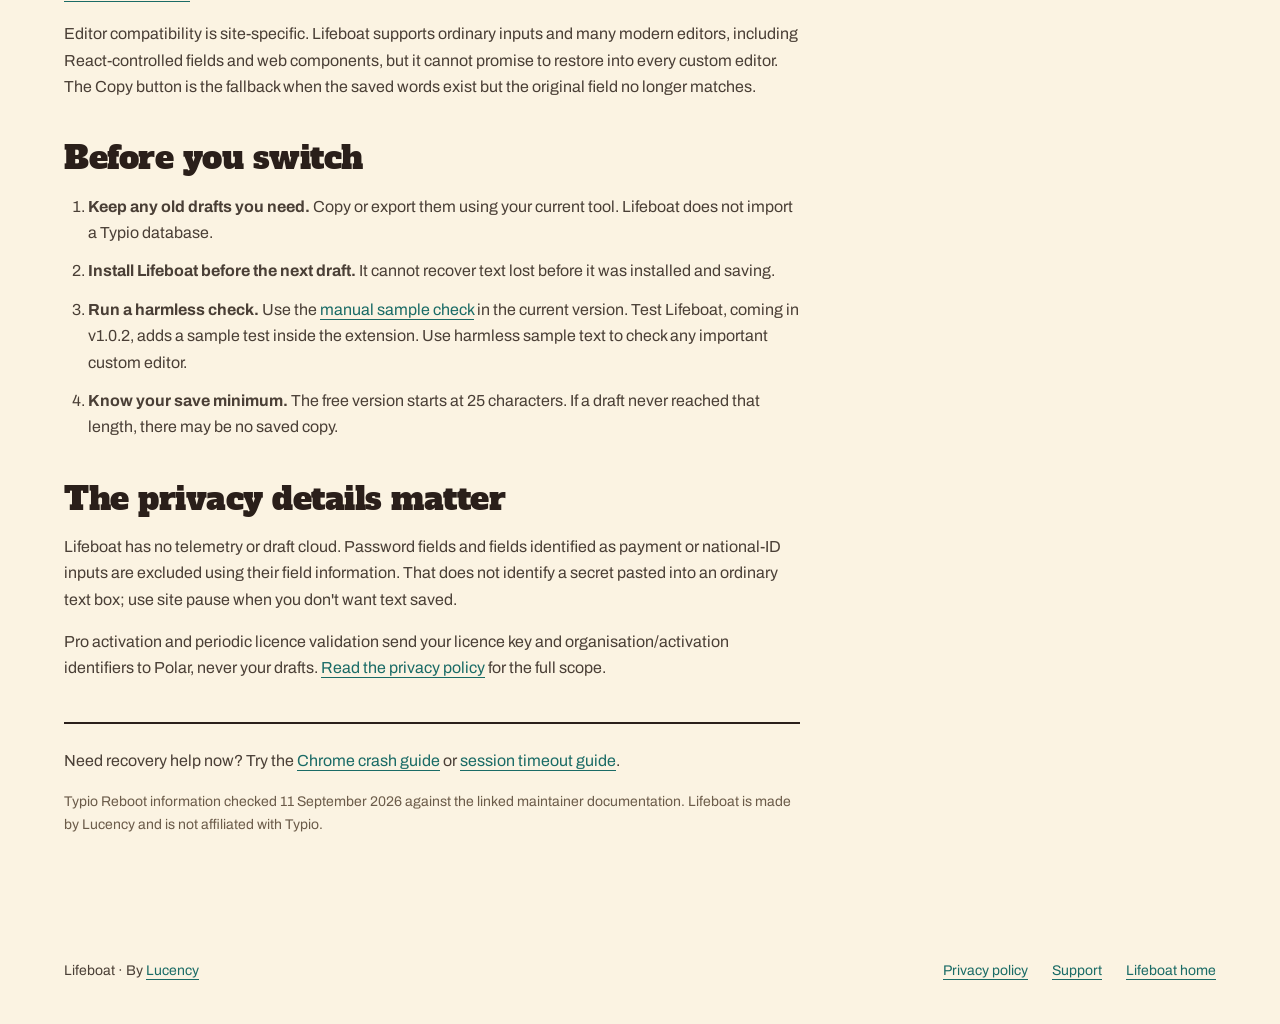
<file: lifeboat-privacy/lifeboat/typio-alternative/index.html>
<!doctype html>
<html lang="en">
<head>
  <meta charset="utf-8">
  <meta name="viewport" content="width=device-width, initial-scale=1">
  <title>A Typio Form Recovery Alternative for Chrome — Lifeboat</title>
  <meta name="description" content="Looking for a Typio alternative? Compare Lifeboat's free local text rescue, short retention and optional Pro extras, with a note on today's Typio Reboot.">
  <meta name="theme-color" content="#c0392b">
  <link rel="canonical" href="https://fermentory.github.io/lifeboat-privacy/lifeboat/typio-alternative/">
  <link rel="stylesheet" href="../assets/site.css">
  <link rel="icon" type="image/png" href="../assets/icon-128.png">
  <link rel="sitemap" type="application/xml" href="../../sitemap.xml">
  <meta property="og:type" content="article">
  <meta property="og:title" content="A Typio Form Recovery alternative for Chrome">
  <meta property="og:description" content="Where Lifeboat fits: free text rescue, a short memory, and clear local controls.">
  <meta property="og:url" content="https://fermentory.github.io/lifeboat-privacy/lifeboat/typio-alternative/">
  <meta property="og:image" content="https://fermentory.github.io/lifeboat-privacy/lifeboat/assets/rescue-screenshot.jpg">
</head>
<body>
  <a class="skip" href="#main">Skip to content</a>
  <header class="site-header"><nav class="wrap nav" aria-label="Main navigation"><a class="brand" href="../" aria-label="Lifeboat home"><img src="../assets/icon-128.png" width="48" height="48" alt=""><span>Lifeboat</span></a><div class="nav-links"><a href="../#try-it">Try the rescue</a><a href="../#privacy">Privacy</a><a href="../#free-and-pro">Free &amp; Pro</a></div><a class="button button-light" href="https://chromewebstore.google.com/detail/lifeboat-form-recovery-te/cndekcdenjkpomlkgiccjlmlmhmlemcb">Add to Chrome</a></nav></header>
  <main id="main" class="wrap article-top">
    <nav class="breadcrumb" aria-label="Breadcrumb"><a href="../">Lifeboat</a><span aria-hidden="true">/</span><span>Typio alternative</span></nav>
    <div class="article-layout">
      <article class="article-content">
        <header class="article-head"><p class="eyebrow">Choosing a form saver</p><h1>A Typio alternative with a short memory.</h1><p class="lede">If you liked having a way back to an unfinished comment or form, Lifeboat fills that role in Chrome: save the words locally, then restore them when a page loses them.</p></header>
        <div class="callout"><h2>Typio Reboot is an option too</h2><p>Typio Form Recovery Reboot is a community-maintained version with a Manifest V3 release and a Chrome Web Store listing. Its <a href="https://github.com/tsukumijima/typio-form-recovery-reboot">maintainer's repository</a> describes the current release and known editor limitations. Lifeboat is a separate product, not a Typio update or fork.</p></div>

        <section aria-labelledby="fit"><h2 id="fit">Why consider Lifeboat?</h2><p>Lifeboat is built around a small rescue card and a readable list of saved drafts. When it recognises that a field has lost text, it offers Restore. The popup gives you another way to browse drafts, open earlier versions and copy text. Draft deletion is coming in v1.0.2.</p><p>The free defaults are deliberately brief: up to three versions of a field, kept for seven days, with saving beginning at 25 characters. You get useful recovery without building a permanent history of everything you type.</p>
          <dl class="compare"><div class="compare-row"><dt>What it saves</dt><dd>Text you type into supported website fields, including many rich editors.</dd></div><div class="compare-row"><dt>Where drafts live</dt><dd>In your Chrome profile on this device, encrypted with AES-GCM. No cloud sync or draft uploads.</dd></div><div class="compare-row"><dt>How you recover</dt><dd>Restore into the original field, or use Copy and paste the text where you need it.</dd></div><div class="compare-row"><dt>What you control</dt><dd>View and export drafts, browse earlier versions, and pause saving on a site. Coming in v1.0.2: delete a draft or a site's drafts with undo.</dd></div><div class="compare-row"><dt>What it costs</dt><dd>Core rescue is free. A $3.99 one-time supporter pack adds four themes, configurable saving limits and private rescue counts.</dd></div></dl>
        </section>

        <section aria-labelledby="choose"><h2 id="choose">Which workflow feels right?</h2><p>If you want to keep Typio's right-click menu and Recovery Dialog, review <a href="https://github.com/tsukumijima/typio-form-recovery-reboot">Typio Reboot's documented workflow</a>. If you want Lifeboat's rescue card, short free retention and Tin Toy interface, try the <a href="../#try-it">sample rescue simulation</a>, then check the extension on the websites you actually use.</p><p>Editor compatibility is site-specific. Lifeboat supports ordinary inputs and many modern editors, including React-controlled fields and web components, but it cannot promise to restore into every custom editor. The Copy button is the fallback when the saved words exist but the original field no longer matches.</p></section>

        <section aria-labelledby="switch"><h2 id="switch">Before you switch</h2><ol><li><strong>Keep any old drafts you need.</strong> Copy or export them using your current tool. Lifeboat does not import a Typio database.</li><li><strong>Install Lifeboat before the next draft.</strong> It cannot recover text lost before it was installed and saving.</li><li><strong>Run a harmless check.</strong> Use the <a href="../#check-saving">manual sample check</a> in the current version. Test Lifeboat, coming in v1.0.2, adds a sample test inside the extension. Use harmless sample text to check any important custom editor.</li><li><strong>Know your save minimum.</strong> The free version starts at 25 characters. If a draft never reached that length, there may be no saved copy.</li></ol></section>

        <section aria-labelledby="private"><h2 id="private">The privacy details matter</h2><p>Lifeboat has no telemetry or draft cloud. Password fields and fields identified as payment or national-ID inputs are excluded using their field information. That does not identify a secret pasted into an ordinary text box; use site pause when you don't want text saved.</p><p>Pro activation and periodic licence validation send your licence key and organisation/activation identifiers to Polar, never your drafts. <a href="../../">Read the privacy policy</a> for the full scope.</p></section>
        <div class="article-end stack-tight"><p>Need recovery help now? Try the <a href="../recover-text-after-chrome-crash/">Chrome crash guide</a> or <a href="../session-timeout/">session timeout guide</a>.</p><p class="source-note">Typio Reboot information checked 11 September 2026 against the linked maintainer documentation. Lifeboat is made by Lucency and is not affiliated with Typio.</p></div>
      </article>
      <aside class="article-aside stack" aria-label="About Lifeboat"><div class="stack-tight"><img src="../assets/icon-128.png" alt="" width="64" height="64"><h2>A way back to your words.</h2><p>Free form-text rescue for Chrome. Install before you need it.</p><a class="button" href="https://chromewebstore.google.com/detail/lifeboat-form-recovery-te/cndekcdenjkpomlkgiccjlmlmhmlemcb">Get free Lifeboat</a><p class="small">No account for rescue. No subscription.</p></div><nav aria-label="More recovery guides"><a href="../lazarus-alternative/">Lazarus alternative →</a><a href="../recover-text-after-chrome-crash/">Text lost after a crash →</a><a href="../session-timeout/">Text lost after a timeout →</a><a href="../#free-and-pro">Free &amp; Pro details →</a></nav></aside>
    </div>
  </main>
  <footer class="site-footer"><div class="wrap footer-inner"><p>Lifeboat · By <a href="https://lucency.dev/">Lucency</a></p><nav class="footer-links" aria-label="Footer"><a href="../../">Privacy policy</a><a href="../../support.html">Support</a><a href="../">Lifeboat home</a></nav></div></footer>
</body>
</html>
</file>
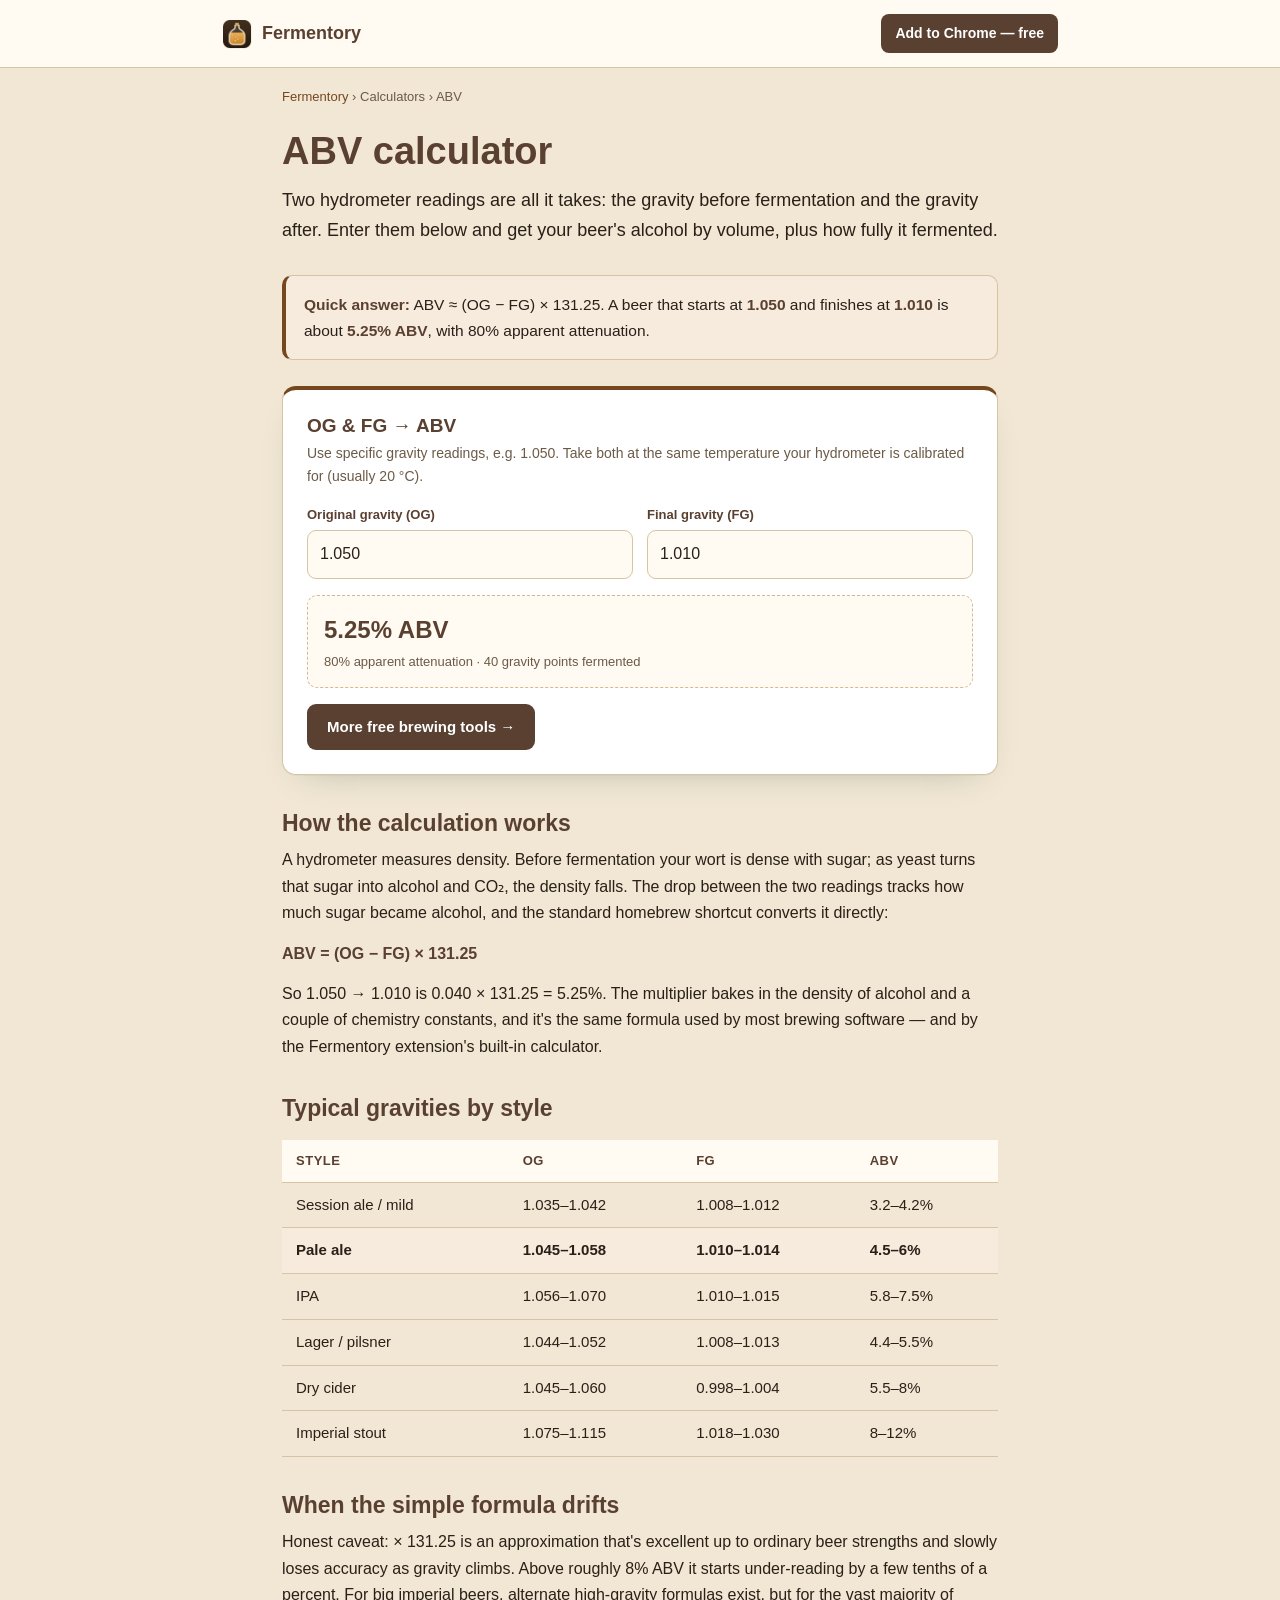
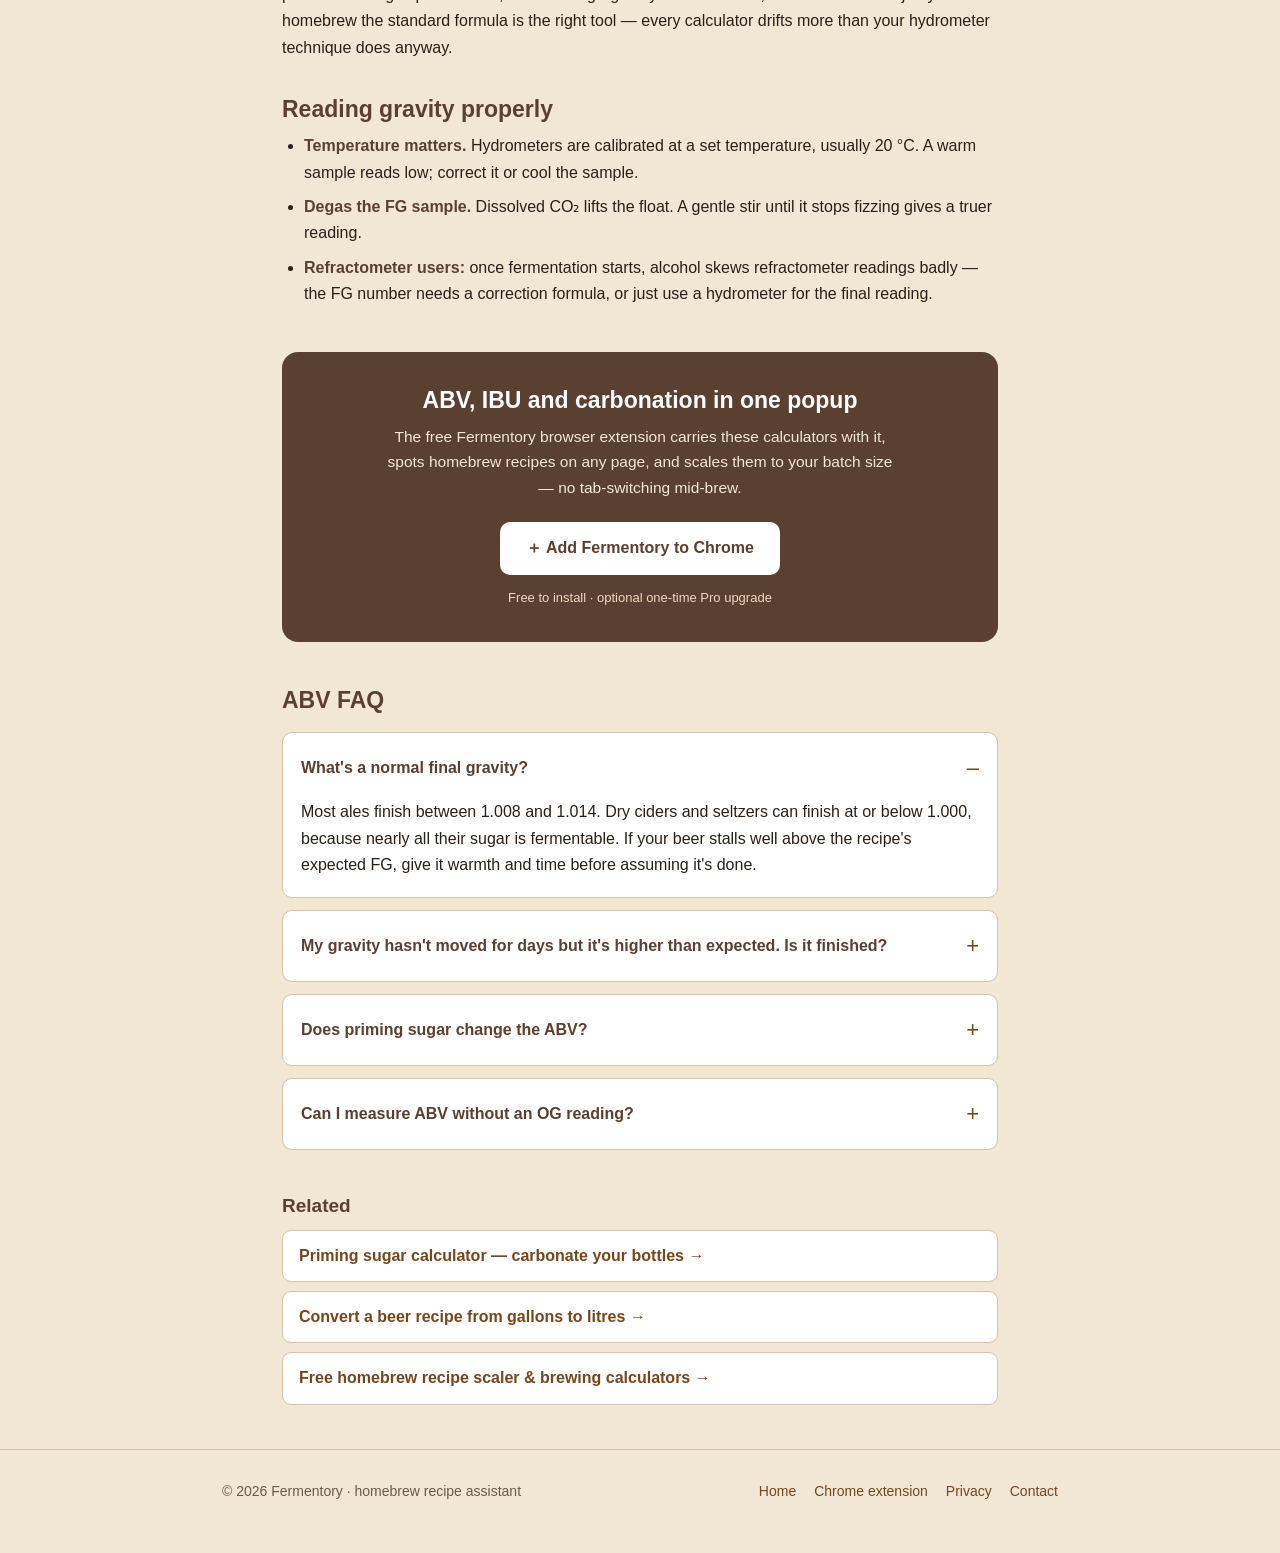
<file: abv-calculator.html>
<!DOCTYPE html>
<html lang="en">
<head>
<meta charset="UTF-8">
<meta name="viewport" content="width=device-width, initial-scale=1.0">
<title>ABV Calculator — alcohol from OG and FG | Fermentory</title>
<meta name="description" content="Free homebrew ABV calculator. Enter original and final gravity to get alcohol by volume and apparent attenuation, with typical OG/FG ranges by style and honest notes on accuracy.">
<link rel="canonical" href="https://fermentory.github.io/abv-calculator.html">
<meta name="theme-color" content="#5A4030">
<link rel="icon" href="./icon-128.png">

<meta property="og:type" content="article">
<meta property="og:title" content="ABV Calculator — alcohol from OG and FG">
<meta property="og:description" content="OG and FG in, ABV and attenuation out. The standard homebrew formula, typical style ranges, and when to trust it.">
<meta property="og:image" content="https://fermentory.github.io/icon-128.png">
<meta property="og:url" content="https://fermentory.github.io/abv-calculator.html">
<meta name="twitter:card" content="summary">

<style>
  :root{
    --green:#5A4030; --green2:#75471F; --green3:#75471F;
    --cream:#F1E7D4; --cream2:#FFFBF2; --ink:#2A2018; --muted:#6C5A47;
    --line:#D6C4A6; --line2:#E8D9BF;
    --maxw:760px;
  }
  *{box-sizing:border-box;}
  html{scroll-behavior:smooth;}
  body{
    margin:0; background:var(--cream); color:var(--ink);
    font-family:-apple-system,BlinkMacSystemFont,'Segoe UI',Inter,Arial,sans-serif;
    line-height:1.65; -webkit-font-smoothing:antialiased;
  }
  .wrap{max-width:var(--maxw); margin:0 auto; padding:0 22px;}
  a{color:var(--green2);}
  h1,h2,h3{color:var(--green); line-height:1.22;}
  .topbar{border-bottom:1px solid var(--line); background:var(--cream2);}
  .topbar .wrap{display:flex; align-items:center; justify-content:space-between; padding:14px 22px; max-width:880px;}
  .brand{display:flex; align-items:center; gap:10px; font-weight:700; color:var(--green); text-decoration:none; font-size:18px;}
  .brand img{width:30px; height:30px; border-radius:7px;}
  .topbar .cta-sm{
    background:var(--green); color:#fff; text-decoration:none; font-weight:600;
    padding:8px 14px; border-radius:8px; font-size:14px; white-space:nowrap;
    transition:background .15s ease;
  }
  .topbar .cta-sm:hover{background:var(--green2);}
  .crumb{font-size:13px; color:var(--muted); padding:18px 0 0;}
  .crumb a{color:var(--green3); text-decoration:none;}
  .crumb a:hover{text-decoration:underline;}
  .hero{padding:20px 0 6px;}
  .hero h1{font-size:clamp(27px,4.6vw,38px); margin:0 0 12px;}
  .hero p.sub{font-size:clamp(16px,2.2vw,18px); color:var(--ink); margin:0;}
  .quick{
    background:#F6EBDD; border:1px solid #D9C29F; border-left:4px solid var(--green2);
    border-radius:10px; padding:16px 18px; margin:24px 0;
  }
  .quick p{margin:0; font-size:15.5px;}
  .quick b{color:var(--green);}
  .tool{
    background:#fff; border:1px solid var(--line); border-radius:14px;
    box-shadow:0 1px 0 rgba(27,67,50,.04), 0 14px 34px -22px rgba(27,67,50,.35);
    padding:24px; margin:26px 0;
  }
  .tool.hero-tool{border-top:4px solid var(--green2);}
  .tool h2{font-size:19px; margin:0 0 4px;}
  .tool .desc{color:var(--muted); font-size:14px; margin:0 0 16px;}
  .field-row{display:flex; flex-wrap:wrap; gap:14px; align-items:flex-end;}
  .field{flex:1 1 130px; min-width:120px;}
  .field label{display:block; font-size:13px; font-weight:600; color:var(--green); margin-bottom:5px;}
  input,select{
    width:100%; font:inherit; color:var(--ink); background:var(--cream2);
    border:1px solid var(--line); border-radius:9px; padding:10px 12px;
  }
  input:focus,select:focus{
    outline:none; border-color:var(--green3); box-shadow:0 0 0 3px rgba(181,121,58,.22); background:#fff;
  }
  .conv-out{
    margin-top:16px; background:var(--cream2); border:1px dashed #D4BA93; border-radius:10px;
    padding:14px 16px; font-variant-numeric:tabular-nums;
  }
  .conv-out .big{font-size:24px; font-weight:700; color:var(--green);}
  .conv-out .small{display:block; color:var(--muted); font-size:13px; margin-top:2px;}
  .btn{
    display:inline-flex; align-items:center; gap:8px; cursor:pointer;
    background:var(--green); color:#fff; border:none; font-weight:600; font-size:15px;
    padding:11px 20px; border-radius:9px; transition:background .15s ease; text-decoration:none;
    margin-top:16px;
  }
  .btn:hover{background:var(--green2);}
  .prose{margin:30px 0;}
  .prose h2{font-size:23px; margin:34px 0 10px;}
  .prose h3{font-size:17px; margin:24px 0 6px;}
  .prose p{margin:0 0 14px;}
  .prose ol,.prose ul{margin:0 0 16px; padding-left:22px;}
  .prose li{margin-bottom:8px;}
  .prose strong{color:var(--green);}
  .ctable-wrap{overflow-x:auto; margin:18px 0 24px;}
  table.ctable{width:100%; border-collapse:collapse; font-size:15px; min-width:340px;}
  table.ctable th,table.ctable td{padding:10px 14px; text-align:left; border-bottom:1px solid var(--line); font-variant-numeric:tabular-nums;}
  table.ctable th{background:var(--cream2); color:var(--green); font-size:13px; text-transform:uppercase; letter-spacing:.04em;}
  table.ctable tr.hl td{background:#F6EBDD; font-weight:600;}
  .band{
    margin:44px 0; background:var(--green); color:#fff; border-radius:16px;
    padding:34px 28px; text-align:center;
  }
  .band h2{color:#fff; font-size:23px; margin:0 0 10px;}
  .band p{color:#F1E7D4; max-width:520px; margin:0 auto 22px; font-size:15.5px;}
  .band .btn-store{
    display:inline-flex; align-items:center; gap:9px; background:#fff; color:var(--green);
    text-decoration:none; font-weight:700; font-size:16px; padding:13px 26px; border-radius:10px;
    transition:background .15s ease;
  }
  .band .btn-store:hover{background:var(--cream);}
  .band .free-note{display:block; margin-top:12px; font-size:13px; color:#EAD9BF;}
  .faq{margin:44px 0;}
  .faq h2{font-size:23px; margin-bottom:18px;}
  details{background:#fff; border:1px solid var(--line); border-radius:10px; padding:4px 18px; margin-bottom:12px;}
  details summary{
    cursor:pointer; font-weight:600; color:var(--green); padding:13px 0; list-style:none;
    display:flex; justify-content:space-between; align-items:center; gap:12px;
  }
  details summary::-webkit-details-marker{display:none;}
  details summary::after{content:"+"; font-size:22px; color:var(--green3); font-weight:400;}
  details[open] summary::after{content:"–";}
  details p{margin:0 0 14px; color:var(--ink);}
  .related{margin:40px 0;}
  .related h2{font-size:19px; margin-bottom:12px;}
  .related a{display:block; padding:12px 16px; background:#fff; border:1px solid var(--line);
    border-radius:9px; margin-bottom:9px; text-decoration:none; color:var(--green2); font-weight:600;}
  .related a:hover{border-color:var(--green3); background:var(--cream2);}
  footer{border-top:1px solid var(--line); margin-top:44px; padding:30px 0 50px; color:var(--muted); font-size:14px;}
  footer .wrap{display:flex; flex-wrap:wrap; gap:8px 22px; align-items:center; justify-content:space-between; max-width:880px;}
  footer a{color:var(--green2); text-decoration:none;}
  footer a:hover{text-decoration:underline;}
  footer .links{display:flex; flex-wrap:wrap; gap:18px;}
</style>
</head>
<body>

<div class="topbar">
  <div class="wrap">
    <a class="brand" href="./"><img src="./icon-128.png" alt="">Fermentory</a>
    <a class="cta-sm" href="https://chromewebstore.google.com/detail/cgcilikjgbgbmlpknnmpejcjikmapmme" target="_blank" rel="noopener">Add to Chrome — free</a>
  </div>
</div>

<main class="wrap">

  <div class="crumb"><a href="./">Fermentory</a> › Calculators › ABV</div>

  <section class="hero">
    <h1>ABV calculator</h1>
    <p class="sub">Two hydrometer readings are all it takes: the gravity before fermentation and the gravity after. Enter them below and get your beer's alcohol by volume, plus how fully it fermented.</p>
  </section>

  <div class="quick">
    <p><b>Quick answer:</b> ABV ≈ (OG − FG) × 131.25. A beer that starts at <b>1.050</b> and finishes at <b>1.010</b> is about <b>5.25% ABV</b>, with 80% apparent attenuation.</p>
  </div>

  <!-- Calculator -->
  <div class="tool hero-tool">
    <h2>OG &amp; FG → ABV</h2>
    <p class="desc">Use specific gravity readings, e.g. 1.050. Take both at the same temperature your hydrometer is calibrated for (usually 20&nbsp;°C).</p>
    <div class="field-row">
      <div class="field">
        <label for="a-og">Original gravity (OG)</label>
        <input id="a-og" type="number" step="0.001" min="0.990" max="1.200" value="1.050" inputmode="decimal">
      </div>
      <div class="field">
        <label for="a-fg">Final gravity (FG)</label>
        <input id="a-fg" type="number" step="0.001" min="0.980" max="1.100" value="1.010" inputmode="decimal">
      </div>
    </div>
    <div class="conv-out">
      <span class="big" id="a-out">5.25% ABV</span>
      <span class="small" id="a-note">80% apparent attenuation · 40 gravity points fermented</span>
    </div>
    <a class="btn" href="./">More free brewing tools →</a>
  </div>

  <div class="prose">
    <h2>How the calculation works</h2>
    <p>A hydrometer measures density. Before fermentation your wort is dense with sugar; as yeast turns that sugar into alcohol and CO₂, the density falls. The drop between the two readings tracks how much sugar became alcohol, and the standard homebrew shortcut converts it directly:</p>
    <p><strong>ABV = (OG − FG) × 131.25</strong></p>
    <p>So 1.050 → 1.010 is 0.040 × 131.25 = 5.25%. The multiplier bakes in the density of alcohol and a couple of chemistry constants, and it's the same formula used by most brewing software — and by the Fermentory extension's built-in calculator.</p>

    <h2>Typical gravities by style</h2>
    <div class="ctable-wrap">
      <table class="ctable">
        <thead><tr><th>Style</th><th>OG</th><th>FG</th><th>ABV</th></tr></thead>
        <tbody>
          <tr><td>Session ale / mild</td><td>1.035–1.042</td><td>1.008–1.012</td><td>3.2–4.2%</td></tr>
          <tr class="hl"><td>Pale ale</td><td>1.045–1.058</td><td>1.010–1.014</td><td>4.5–6%</td></tr>
          <tr><td>IPA</td><td>1.056–1.070</td><td>1.010–1.015</td><td>5.8–7.5%</td></tr>
          <tr><td>Lager / pilsner</td><td>1.044–1.052</td><td>1.008–1.013</td><td>4.4–5.5%</td></tr>
          <tr><td>Dry cider</td><td>1.045–1.060</td><td>0.998–1.004</td><td>5.5–8%</td></tr>
          <tr><td>Imperial stout</td><td>1.075–1.115</td><td>1.018–1.030</td><td>8–12%</td></tr>
        </tbody>
      </table>
    </div>

    <h2>When the simple formula drifts</h2>
    <p>Honest caveat: × 131.25 is an approximation that's excellent up to ordinary beer strengths and slowly loses accuracy as gravity climbs. Above roughly 8% ABV it starts under-reading by a few tenths of a percent. For big imperial beers, alternate high-gravity formulas exist, but for the vast majority of homebrew the standard formula is the right tool — every calculator drifts more than your hydrometer technique does anyway.</p>

    <h2>Reading gravity properly</h2>
    <ul>
      <li><strong>Temperature matters.</strong> Hydrometers are calibrated at a set temperature, usually 20&nbsp;°C. A warm sample reads low; correct it or cool the sample.</li>
      <li><strong>Degas the FG sample.</strong> Dissolved CO₂ lifts the float. A gentle stir until it stops fizzing gives a truer reading.</li>
      <li><strong>Refractometer users:</strong> once fermentation starts, alcohol skews refractometer readings badly — the FG number needs a correction formula, or just use a hydrometer for the final reading.</li>
    </ul>
  </div>

  <!-- Funnel band -->
  <section class="band">
    <h2>ABV, IBU and carbonation in one popup</h2>
    <p>The free Fermentory browser extension carries these calculators with it, spots homebrew recipes on any page, and scales them to your batch size — no tab-switching mid-brew.</p>
    <a class="btn-store" href="https://chromewebstore.google.com/detail/cgcilikjgbgbmlpknnmpejcjikmapmme" target="_blank" rel="noopener">＋ Add Fermentory to Chrome</a>
    <span class="free-note">Free to install · optional one-time Pro upgrade</span>
  </section>

  <!-- FAQ -->
  <section class="faq">
    <h2>ABV FAQ</h2>

    <details open>
      <summary>What's a normal final gravity?</summary>
      <p>Most ales finish between 1.008 and 1.014. Dry ciders and seltzers can finish at or below 1.000, because nearly all their sugar is fermentable. If your beer stalls well above the recipe's expected FG, give it warmth and time before assuming it's done.</p>
    </details>

    <details>
      <summary>My gravity hasn't moved for days but it's higher than expected. Is it finished?</summary>
      <p>Stable readings two to three days apart mean fermentation has stopped — but stopped isn't always finished. A stuck fermentation can restart in the bottle and over-carbonate, so if you're far above the expected FG, rouse the yeast or warm it a few degrees and re-check before bottling.</p>
    </details>

    <details>
      <summary>Does priming sugar change the ABV?</summary>
      <p>Slightly. The sugar you add at bottling ferments too, adding roughly 0.1–0.2% ABV depending on the dose. Most brewers ignore it; add it mentally if you're chasing precision.</p>
    </details>

    <details>
      <summary>Can I measure ABV without an OG reading?</summary>
      <p>Not accurately with home equipment. The alcohol estimate needs the before-and-after density difference. If you forgot the OG, use the recipe's predicted OG as a stand-in and treat the result as an estimate.</p>
    </details>
  </section>

  <!-- Related -->
  <section class="related">
    <h2>Related</h2>
    <a href="./priming-sugar-calculator.html">Priming sugar calculator — carbonate your bottles →</a>
    <a href="./convert-beer-recipe-gallons-to-litres.html">Convert a beer recipe from gallons to litres →</a>
    <a href="./">Free homebrew recipe scaler &amp; brewing calculators →</a>
  </section>

</main>

<footer>
  <div class="wrap">
    <div>© <span id="yr">2026</span> Fermentory · homebrew recipe assistant</div>
    <div class="links">
      <a href="./">Home</a>
      <a href="https://chromewebstore.google.com/detail/cgcilikjgbgbmlpknnmpejcjikmapmme" target="_blank" rel="noopener">Chrome extension</a>
      <a href="https://fermentory.github.io/fermentory-privacy/">Privacy</a>
      <a href="mailto:fermentory@proton.me">Contact</a>
    </div>
  </div>
</footer>

<script type="application/ld+json">
{
  "@context":"https://schema.org",
  "@type":"FAQPage",
  "mainEntity":[
    {"@type":"Question","name":"What is a normal final gravity for beer?","acceptedAnswer":{"@type":"Answer","text":"Most ales finish between 1.008 and 1.014. Dry ciders and seltzers can finish at or below 1.000 because nearly all their sugar is fermentable."}},
    {"@type":"Question","name":"How do I calculate ABV from OG and FG?","acceptedAnswer":{"@type":"Answer","text":"ABV is approximately (OG minus FG) times 131.25. A beer going from 1.050 to 1.010 is about 5.25% ABV."}},
    {"@type":"Question","name":"Does priming sugar change the ABV?","acceptedAnswer":{"@type":"Answer","text":"Slightly. Bottle priming adds roughly 0.1 to 0.2% ABV depending on the dose."}},
    {"@type":"Question","name":"Can I measure ABV without an OG reading?","acceptedAnswer":{"@type":"Answer","text":"Not accurately with home equipment. The estimate needs the density change from before to after fermentation. Use the recipe's predicted OG as a stand-in if you missed the reading."}}
  ]
}
</script>

<script>
  document.getElementById('yr').textContent = new Date().getFullYear();
  var og = document.getElementById('a-og'), fg = document.getElementById('a-fg'),
      out = document.getElementById('a-out'), note = document.getElementById('a-note');
  function abv(){
    var o = parseFloat(og.value), f = parseFloat(fg.value);
    if(isNaN(o) || isNaN(f)){ out.textContent = '—'; note.textContent = 'Enter both gravities'; return; }
    if(o <= f){ out.textContent = '—'; note.textContent = 'OG must be higher than FG'; return; }
    var pct = (o - f) * 131.25;                       // same formula as the Fermentory extension
    var atten = (o - f) / (o - 1) * 100;
    var points = Math.round((o - f) * 1000);
    out.textContent = (Math.round(pct * 100) / 100) + '% ABV';
    note.textContent = Math.round(atten) + '% apparent attenuation · ' + points + ' gravity points fermented';
  }
  og.addEventListener('input', abv);
  fg.addEventListener('input', abv);
  abv();
</script>
</body>
</html>
</file>
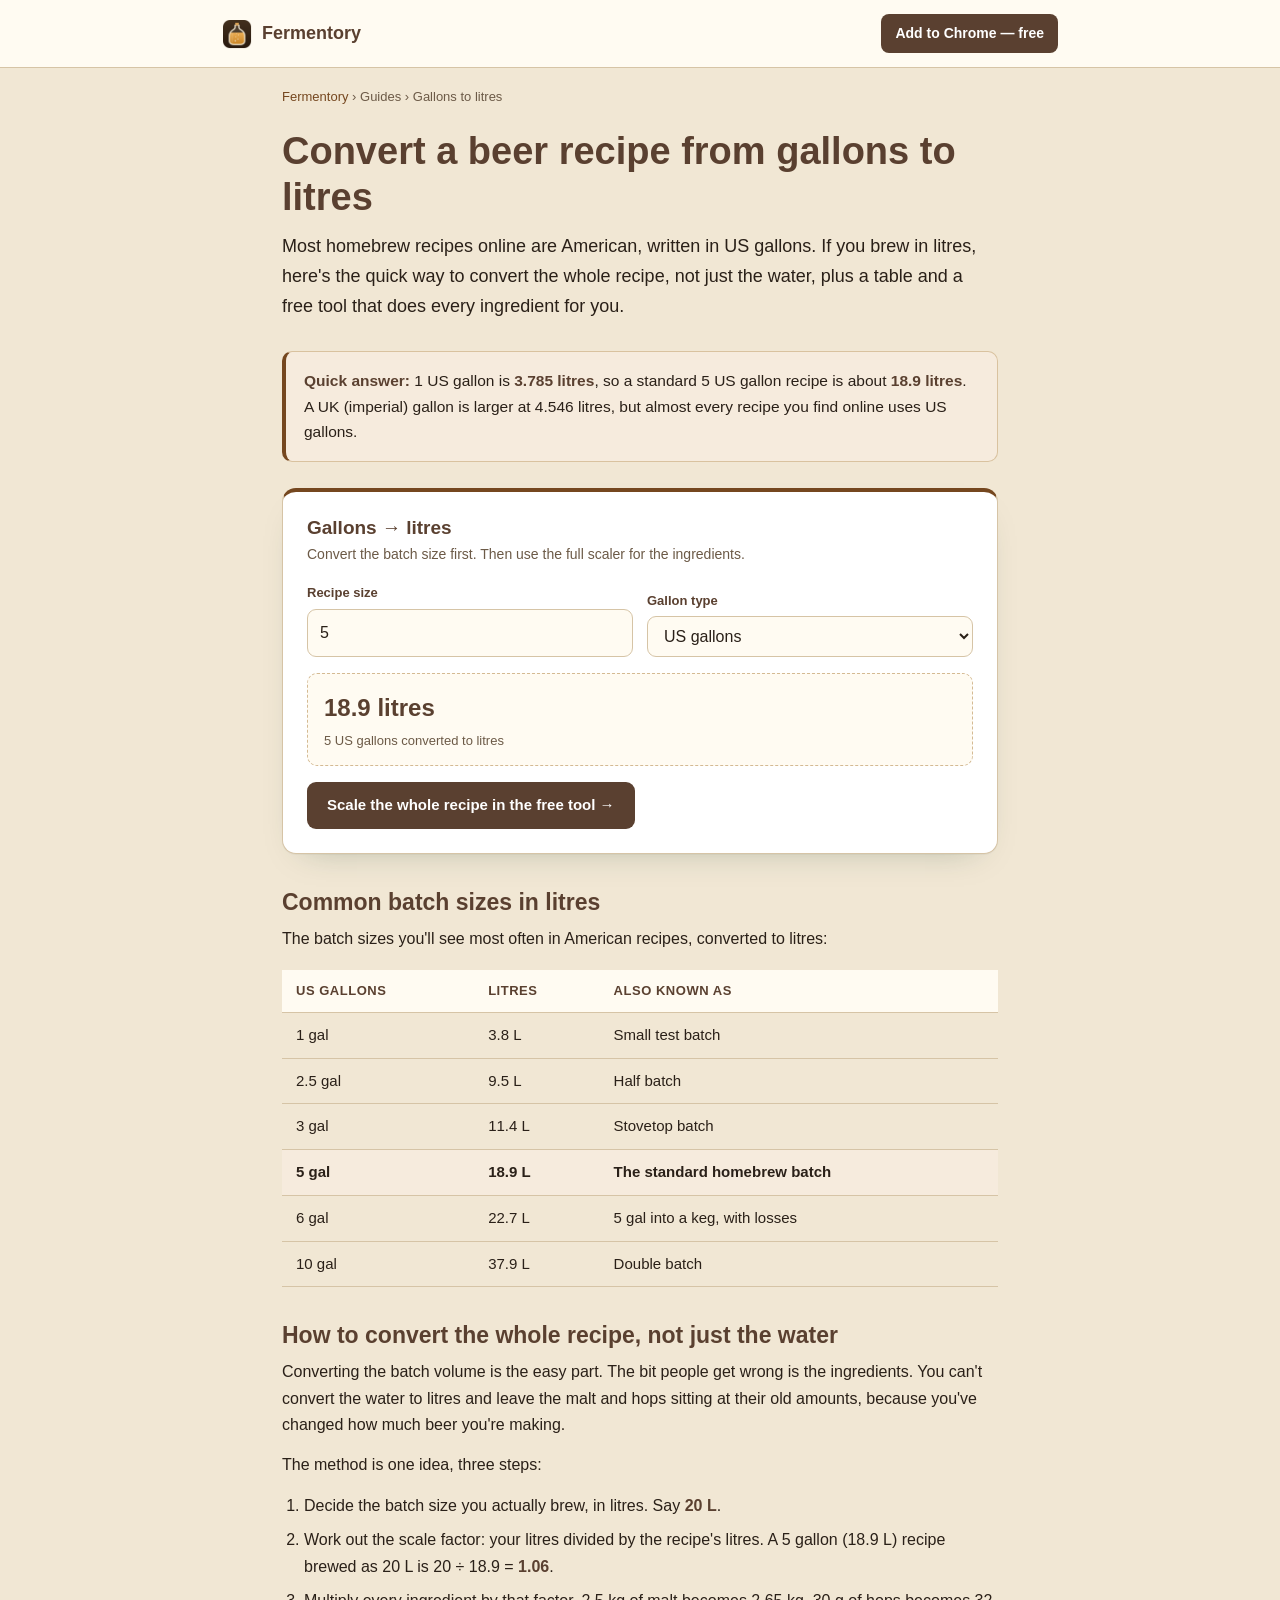
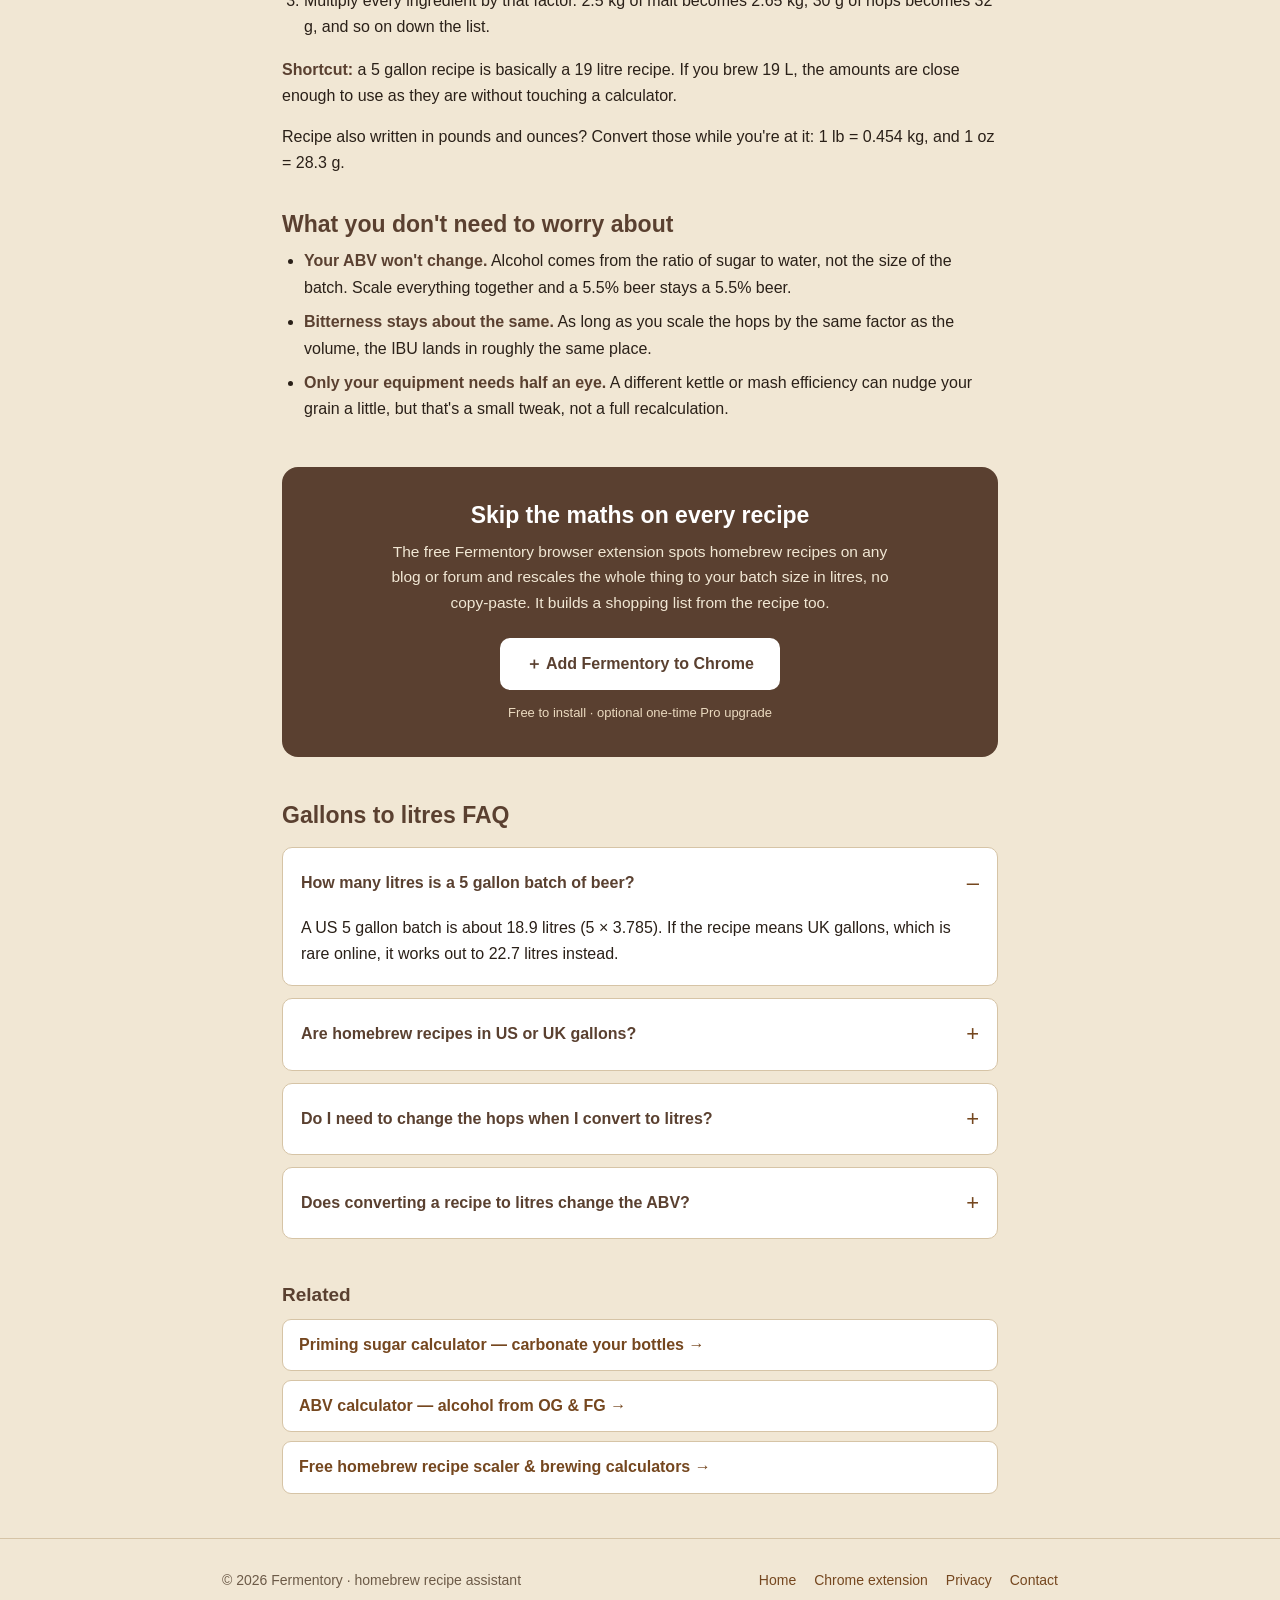
<file: convert-beer-recipe-gallons-to-litres.html>
<!DOCTYPE html>
<html lang="en">
<head>
<meta charset="UTF-8">
<meta name="viewport" content="width=device-width, initial-scale=1.0">
<title>Convert a Beer Recipe from Gallons to Litres — Fermentory</title>
<meta name="description" content="Most homebrew recipes online are in US gallons. Here's the fast way to convert the whole recipe to litres, a gallons-to-litres batch table, and a free tool that rescales every ingredient for you.">
<link rel="canonical" href="https://fermentory.github.io/convert-beer-recipe-gallons-to-litres.html">
<meta name="theme-color" content="#5A4030">
<link rel="icon" href="./icon-128.png">

<!-- Open Graph / social -->
<meta property="og:type" content="article">
<meta property="og:title" content="Convert a Beer Recipe from Gallons to Litres">
<meta property="og:description" content="The quick way to turn a US gallon homebrew recipe into litres — table, worked example, and a free ingredient rescaler.">
<meta property="og:image" content="https://fermentory.github.io/icon-128.png">
<meta property="og:url" content="https://fermentory.github.io/convert-beer-recipe-gallons-to-litres.html">
<meta name="twitter:card" content="summary">

<style>
  :root{
    --green:#5A4030; --green2:#75471F; --green3:#75471F;
    --cream:#F1E7D4; --cream2:#FFFBF2; --ink:#2A2018; --muted:#6C5A47;
    --line:#D6C4A6; --line2:#E8D9BF;
    --maxw:760px;
  }
  *{box-sizing:border-box;}
  html{scroll-behavior:smooth;}
  body{
    margin:0; background:var(--cream); color:var(--ink);
    font-family:-apple-system,BlinkMacSystemFont,'Segoe UI',Inter,Arial,sans-serif;
    line-height:1.65; -webkit-font-smoothing:antialiased;
  }
  .wrap{max-width:var(--maxw); margin:0 auto; padding:0 22px;}
  a{color:var(--green2);}
  h1,h2,h3{color:var(--green); line-height:1.22;}

  /* ── Top bar ── */
  .topbar{border-bottom:1px solid var(--line); background:var(--cream2);}
  .topbar .wrap{display:flex; align-items:center; justify-content:space-between; padding:14px 22px; max-width:880px;}
  .brand{display:flex; align-items:center; gap:10px; font-weight:700; color:var(--green); text-decoration:none; font-size:18px;}
  .brand img{width:30px; height:30px; border-radius:7px;}
  .topbar .cta-sm{
    background:var(--green); color:#fff; text-decoration:none; font-weight:600;
    padding:8px 14px; border-radius:8px; font-size:14px; white-space:nowrap;
    transition:background .15s ease;
  }
  .topbar .cta-sm:hover{background:var(--green2);}

  /* ── Breadcrumb ── */
  .crumb{font-size:13px; color:var(--muted); padding:18px 0 0;}
  .crumb a{color:var(--green3); text-decoration:none;}
  .crumb a:hover{text-decoration:underline;}

  /* ── Hero ── */
  .hero{padding:20px 0 6px;}
  .hero h1{font-size:clamp(27px,4.6vw,38px); margin:0 0 12px;}
  .hero p.sub{font-size:clamp(16px,2.2vw,18px); color:var(--ink); margin:0;}

  /* ── Quick answer callout ── */
  .quick{
    background:#F6EBDD; border:1px solid #D9C29F; border-left:4px solid var(--green2);
    border-radius:10px; padding:16px 18px; margin:24px 0;
  }
  .quick p{margin:0; font-size:15.5px;}
  .quick b{color:var(--green);}

  /* ── Tool card ── */
  .tool{
    background:#fff; border:1px solid var(--line); border-radius:14px;
    box-shadow:0 1px 0 rgba(27,67,50,.04), 0 14px 34px -22px rgba(27,67,50,.35);
    padding:24px; margin:26px 0;
  }
  .tool.hero-tool{border-top:4px solid var(--green2);}
  .tool h2{font-size:19px; margin:0 0 4px;}
  .tool .desc{color:var(--muted); font-size:14px; margin:0 0 16px;}
  .field-row{display:flex; flex-wrap:wrap; gap:14px; align-items:flex-end;}
  .field{flex:1 1 130px; min-width:120px;}
  .field label{display:block; font-size:13px; font-weight:600; color:var(--green); margin-bottom:5px;}
  input,select{
    width:100%; font:inherit; color:var(--ink); background:var(--cream2);
    border:1px solid var(--line); border-radius:9px; padding:10px 12px;
  }
  input:focus,select:focus{
    outline:none; border-color:var(--green3); box-shadow:0 0 0 3px rgba(181,121,58,.22); background:#fff;
  }
  .conv-out{
    margin-top:16px; background:var(--cream2); border:1px dashed #D4BA93; border-radius:10px;
    padding:14px 16px; font-variant-numeric:tabular-nums;
  }
  .conv-out .big{font-size:24px; font-weight:700; color:var(--green);}
  .conv-out .small{display:block; color:var(--muted); font-size:13px; margin-top:2px;}
  .btn{
    display:inline-flex; align-items:center; gap:8px; cursor:pointer;
    background:var(--green); color:#fff; border:none; font-weight:600; font-size:15px;
    padding:11px 20px; border-radius:9px; transition:background .15s ease; text-decoration:none;
    margin-top:16px;
  }
  .btn:hover{background:var(--green2);}

  /* ── Prose ── */
  .prose{margin:30px 0;}
  .prose h2{font-size:23px; margin:34px 0 10px;}
  .prose h3{font-size:17px; margin:24px 0 6px;}
  .prose p{margin:0 0 14px;}
  .prose ol,.prose ul{margin:0 0 16px; padding-left:22px;}
  .prose li{margin-bottom:8px;}
  .prose strong{color:var(--green);}

  /* ── Table ── */
  .ctable-wrap{overflow-x:auto; margin:18px 0 24px;}
  table.ctable{width:100%; border-collapse:collapse; font-size:15px; min-width:340px;}
  table.ctable th,table.ctable td{padding:10px 14px; text-align:left; border-bottom:1px solid var(--line); font-variant-numeric:tabular-nums;}
  table.ctable th{background:var(--cream2); color:var(--green); font-size:13px; text-transform:uppercase; letter-spacing:.04em;}
  table.ctable tr.hl td{background:#F6EBDD; font-weight:600;}

  /* ── Funnel band ── */
  .band{
    margin:44px 0; background:var(--green); color:#fff; border-radius:16px;
    padding:34px 28px; text-align:center;
  }
  .band h2{color:#fff; font-size:23px; margin:0 0 10px;}
  .band p{color:#F1E7D4; max-width:520px; margin:0 auto 22px; font-size:15.5px;}
  .band .btn-store{
    display:inline-flex; align-items:center; gap:9px; background:#fff; color:var(--green);
    text-decoration:none; font-weight:700; font-size:16px; padding:13px 26px; border-radius:10px;
    transition:background .15s ease;
  }
  .band .btn-store:hover{background:var(--cream);}
  .band .free-note{display:block; margin-top:12px; font-size:13px; color:#EAD9BF;}

  /* ── FAQ ── */
  .faq{margin:44px 0;}
  .faq h2{font-size:23px; margin-bottom:18px;}
  details{background:#fff; border:1px solid var(--line); border-radius:10px; padding:4px 18px; margin-bottom:12px;}
  details summary{
    cursor:pointer; font-weight:600; color:var(--green); padding:13px 0; list-style:none;
    display:flex; justify-content:space-between; align-items:center; gap:12px;
  }
  details summary::-webkit-details-marker{display:none;}
  details summary::after{content:"+"; font-size:22px; color:var(--green3); font-weight:400;}
  details[open] summary::after{content:"–";}
  details p{margin:0 0 14px; color:var(--ink);}

  /* ── Related ── */
  .related{margin:40px 0;}
  .related h2{font-size:19px; margin-bottom:12px;}
  .related a{display:block; padding:12px 16px; background:#fff; border:1px solid var(--line);
    border-radius:9px; margin-bottom:9px; text-decoration:none; color:var(--green2); font-weight:600;}
  .related a:hover{border-color:var(--green3); background:var(--cream2);}

  /* ── Footer ── */
  footer{border-top:1px solid var(--line); margin-top:44px; padding:30px 0 50px; color:var(--muted); font-size:14px;}
  footer .wrap{display:flex; flex-wrap:wrap; gap:8px 22px; align-items:center; justify-content:space-between; max-width:880px;}
  footer a{color:var(--green2); text-decoration:none;}
  footer a:hover{text-decoration:underline;}
  footer .links{display:flex; flex-wrap:wrap; gap:18px;}
</style>
</head>
<body>

<div class="topbar">
  <div class="wrap">
    <a class="brand" href="./"><img src="./icon-128.png" alt="">Fermentory</a>
    <a class="cta-sm" href="https://chromewebstore.google.com/detail/cgcilikjgbgbmlpknnmpejcjikmapmme" target="_blank" rel="noopener">Add to Chrome — free</a>
  </div>
</div>

<main class="wrap">

  <div class="crumb"><a href="./">Fermentory</a> › Guides › Gallons to litres</div>

  <section class="hero">
    <h1>Convert a beer recipe from gallons to litres</h1>
    <p class="sub">Most homebrew recipes online are American, written in US gallons. If you brew in litres, here's the quick way to convert the whole recipe, not just the water, plus a table and a free tool that does every ingredient for you.</p>
  </section>

  <div class="quick">
    <p><b>Quick answer:</b> 1 US gallon is <b>3.785 litres</b>, so a standard 5 US gallon recipe is about <b>18.9 litres</b>. A UK (imperial) gallon is larger at 4.546 litres, but almost every recipe you find online uses US gallons.</p>
  </div>

  <!-- On-page converter -->
  <div class="tool hero-tool">
    <h2>Gallons → litres</h2>
    <p class="desc">Convert the batch size first. Then use the full scaler for the ingredients.</p>
    <div class="field-row">
      <div class="field">
        <label for="g-val">Recipe size</label>
        <input id="g-val" type="number" step="0.1" min="0.1" value="5" inputmode="decimal">
      </div>
      <div class="field">
        <label for="g-unit">Gallon type</label>
        <select id="g-unit">
          <option value="3.78541">US gallons</option>
          <option value="4.54609">UK gallons</option>
        </select>
      </div>
    </div>
    <div class="conv-out">
      <span class="big" id="g-out">18.9 litres</span>
      <span class="small" id="g-note">5 US gallons converted to litres</span>
    </div>
    <a class="btn" href="./">Scale the whole recipe in the free tool →</a>
  </div>

  <div class="prose">
    <h2>Common batch sizes in litres</h2>
    <p>The batch sizes you'll see most often in American recipes, converted to litres:</p>
    <div class="ctable-wrap">
      <table class="ctable">
        <thead><tr><th>US gallons</th><th>Litres</th><th>Also known as</th></tr></thead>
        <tbody>
          <tr><td>1 gal</td><td>3.8 L</td><td>Small test batch</td></tr>
          <tr><td>2.5 gal</td><td>9.5 L</td><td>Half batch</td></tr>
          <tr><td>3 gal</td><td>11.4 L</td><td>Stovetop batch</td></tr>
          <tr class="hl"><td>5 gal</td><td>18.9 L</td><td>The standard homebrew batch</td></tr>
          <tr><td>6 gal</td><td>22.7 L</td><td>5 gal into a keg, with losses</td></tr>
          <tr><td>10 gal</td><td>37.9 L</td><td>Double batch</td></tr>
        </tbody>
      </table>
    </div>

    <h2>How to convert the whole recipe, not just the water</h2>
    <p>Converting the batch volume is the easy part. The bit people get wrong is the ingredients. You can't convert the water to litres and leave the malt and hops sitting at their old amounts, because you've changed how much beer you're making.</p>
    <p>The method is one idea, three steps:</p>
    <ol>
      <li>Decide the batch size you actually brew, in litres. Say <strong>20 L</strong>.</li>
      <li>Work out the scale factor: your litres divided by the recipe's litres. A 5 gallon (18.9 L) recipe brewed as 20 L is 20 ÷ 18.9 = <strong>1.06</strong>.</li>
      <li>Multiply every ingredient by that factor. 2.5 kg of malt becomes 2.65 kg, 30 g of hops becomes 32 g, and so on down the list.</li>
    </ol>
    <p><strong>Shortcut:</strong> a 5 gallon recipe is basically a 19 litre recipe. If you brew 19 L, the amounts are close enough to use as they are without touching a calculator.</p>
    <p>Recipe also written in pounds and ounces? Convert those while you're at it: 1 lb = 0.454 kg, and 1 oz = 28.3 g.</p>

    <h2>What you don't need to worry about</h2>
    <ul>
      <li><strong>Your ABV won't change.</strong> Alcohol comes from the ratio of sugar to water, not the size of the batch. Scale everything together and a 5.5% beer stays a 5.5% beer.</li>
      <li><strong>Bitterness stays about the same.</strong> As long as you scale the hops by the same factor as the volume, the IBU lands in roughly the same place.</li>
      <li><strong>Only your equipment needs half an eye.</strong> A different kettle or mash efficiency can nudge your grain a little, but that's a small tweak, not a full recalculation.</li>
    </ul>
  </div>

  <!-- Funnel band -->
  <section class="band">
    <h2>Skip the maths on every recipe</h2>
    <p>The free Fermentory browser extension spots homebrew recipes on any blog or forum and rescales the whole thing to your batch size in litres, no copy-paste. It builds a shopping list from the recipe too.</p>
    <a class="btn-store" href="https://chromewebstore.google.com/detail/cgcilikjgbgbmlpknnmpejcjikmapmme" target="_blank" rel="noopener">＋ Add Fermentory to Chrome</a>
    <span class="free-note">Free to install · optional one-time Pro upgrade</span>
  </section>

  <!-- FAQ -->
  <section class="faq">
    <h2>Gallons to litres FAQ</h2>

    <details open>
      <summary>How many litres is a 5 gallon batch of beer?</summary>
      <p>A US 5 gallon batch is about 18.9 litres (5 × 3.785). If the recipe means UK gallons, which is rare online, it works out to 22.7 litres instead.</p>
    </details>

    <details>
      <summary>Are homebrew recipes in US or UK gallons?</summary>
      <p>Almost always US gallons, at 3.785 litres each, because most recipes online come from American brewers and sites. If a recipe clearly comes from a UK source it may use imperial gallons (4.546 litres), so check where it's from if the numbers look off.</p>
    </details>

    <details>
      <summary>Do I need to change the hops when I convert to litres?</summary>
      <p>Scale the hops by the same factor as the rest of the recipe and your bitterness stays about the same. You only need to rethink hops if you also change the batch size by a lot or brew at a different gravity, in which case re-check the IBU.</p>
    </details>

    <details>
      <summary>Does converting a recipe to litres change the ABV?</summary>
      <p>No. Alcohol depends on the ratio of fermentable sugar to water, not the batch size. If you scale every ingredient and the volume by the same amount, the ABV is unchanged.</p>
    </details>
  </section>

  <!-- Related -->
  <section class="related">
    <h2>Related</h2>
    <a href="./priming-sugar-calculator.html">Priming sugar calculator — carbonate your bottles →</a>
    <a href="./abv-calculator.html">ABV calculator — alcohol from OG &amp; FG →</a>
    <a href="./">Free homebrew recipe scaler &amp; brewing calculators →</a>
  </section>

</main>

<footer>
  <div class="wrap">
    <div>© <span id="yr">2026</span> Fermentory · homebrew recipe assistant</div>
    <div class="links">
      <a href="./">Home</a>
      <a href="https://chromewebstore.google.com/detail/cgcilikjgbgbmlpknnmpejcjikmapmme" target="_blank" rel="noopener">Chrome extension</a>
      <a href="https://fermentory.github.io/fermentory-privacy/">Privacy</a>
      <a href="mailto:fermentory@proton.me">Contact</a>
    </div>
  </div>
</footer>

<!-- Structured data: FAQ + HowTo for rich results -->
<script type="application/ld+json">
{
  "@context":"https://schema.org",
  "@type":"FAQPage",
  "mainEntity":[
    {"@type":"Question","name":"How many litres is a 5 gallon batch of beer?","acceptedAnswer":{"@type":"Answer","text":"A US 5 gallon batch is about 18.9 litres (5 × 3.785). If the recipe means UK gallons, which is rare online, it works out to 22.7 litres."}},
    {"@type":"Question","name":"Are homebrew recipes in US or UK gallons?","acceptedAnswer":{"@type":"Answer","text":"Almost always US gallons, at 3.785 litres each, because most recipes online come from American brewers. UK sources may use imperial gallons of 4.546 litres."}},
    {"@type":"Question","name":"Do I need to change the hops when I convert to litres?","acceptedAnswer":{"@type":"Answer","text":"Scale the hops by the same factor as the rest of the recipe and the bitterness stays about the same. Only re-check the IBU if you also change the batch size a lot or the gravity."}},
    {"@type":"Question","name":"Does converting a recipe to litres change the ABV?","acceptedAnswer":{"@type":"Answer","text":"No. Alcohol depends on the ratio of sugar to water, not the batch size. Scale every ingredient and the volume by the same amount and the ABV is unchanged."}}
  ]
}
</script>
<script type="application/ld+json">
{
  "@context":"https://schema.org",
  "@type":"HowTo",
  "name":"How to convert a beer recipe from gallons to litres",
  "step":[
    {"@type":"HowToStep","name":"Convert the batch size","text":"Multiply the recipe's gallons by 3.785 to get litres. A 5 US gallon recipe is 18.9 litres."},
    {"@type":"HowToStep","name":"Pick your batch size","text":"Decide the size you actually brew in litres, for example 20 litres."},
    {"@type":"HowToStep","name":"Find the scale factor","text":"Divide your litres by the recipe's litres. 20 divided by 18.9 is 1.06."},
    {"@type":"HowToStep","name":"Scale every ingredient","text":"Multiply each malt, hop and yeast amount by the scale factor to get the new recipe."}
  ]
}
</script>

<script>
  document.getElementById('yr').textContent = new Date().getFullYear();
  var gv = document.getElementById('g-val'),
      gu = document.getElementById('g-unit'),
      go = document.getElementById('g-out'),
      gn = document.getElementById('g-note');
  function conv(){
    var v = parseFloat(gv.value), f = parseFloat(gu.value);
    var name = gu.options[gu.selectedIndex].text;
    if(isNaN(v) || v <= 0){ go.textContent = '—'; gn.textContent = 'Enter a batch size'; return; }
    var litres = v * f;
    go.textContent = (Math.round(litres * 10) / 10) + ' litres';
    gn.textContent = v + ' ' + name.replace(' gallons','') + (v === 1 ? ' gallon' : ' gallons') + ' converted to litres';
  }
  gv.addEventListener('input', conv);
  gu.addEventListener('change', conv);
  conv();
</script>
</body>
</html>
</file>
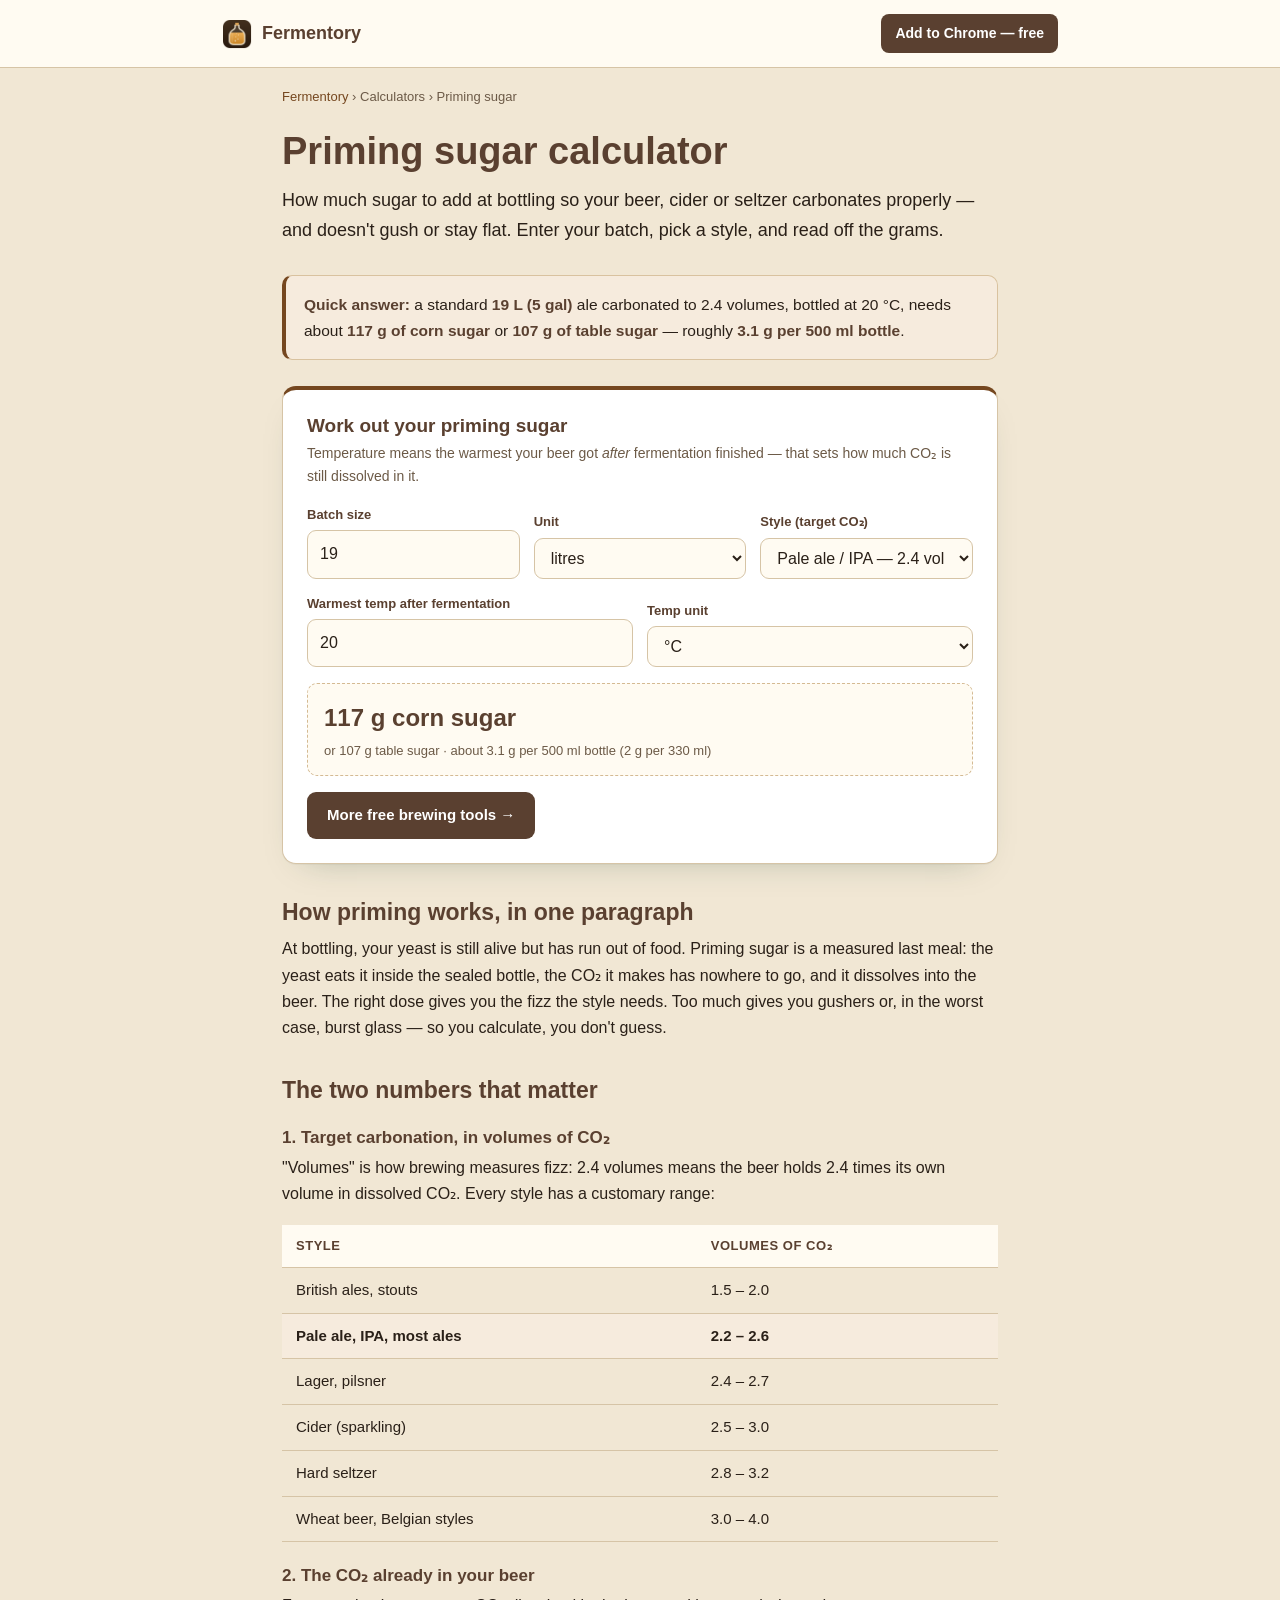
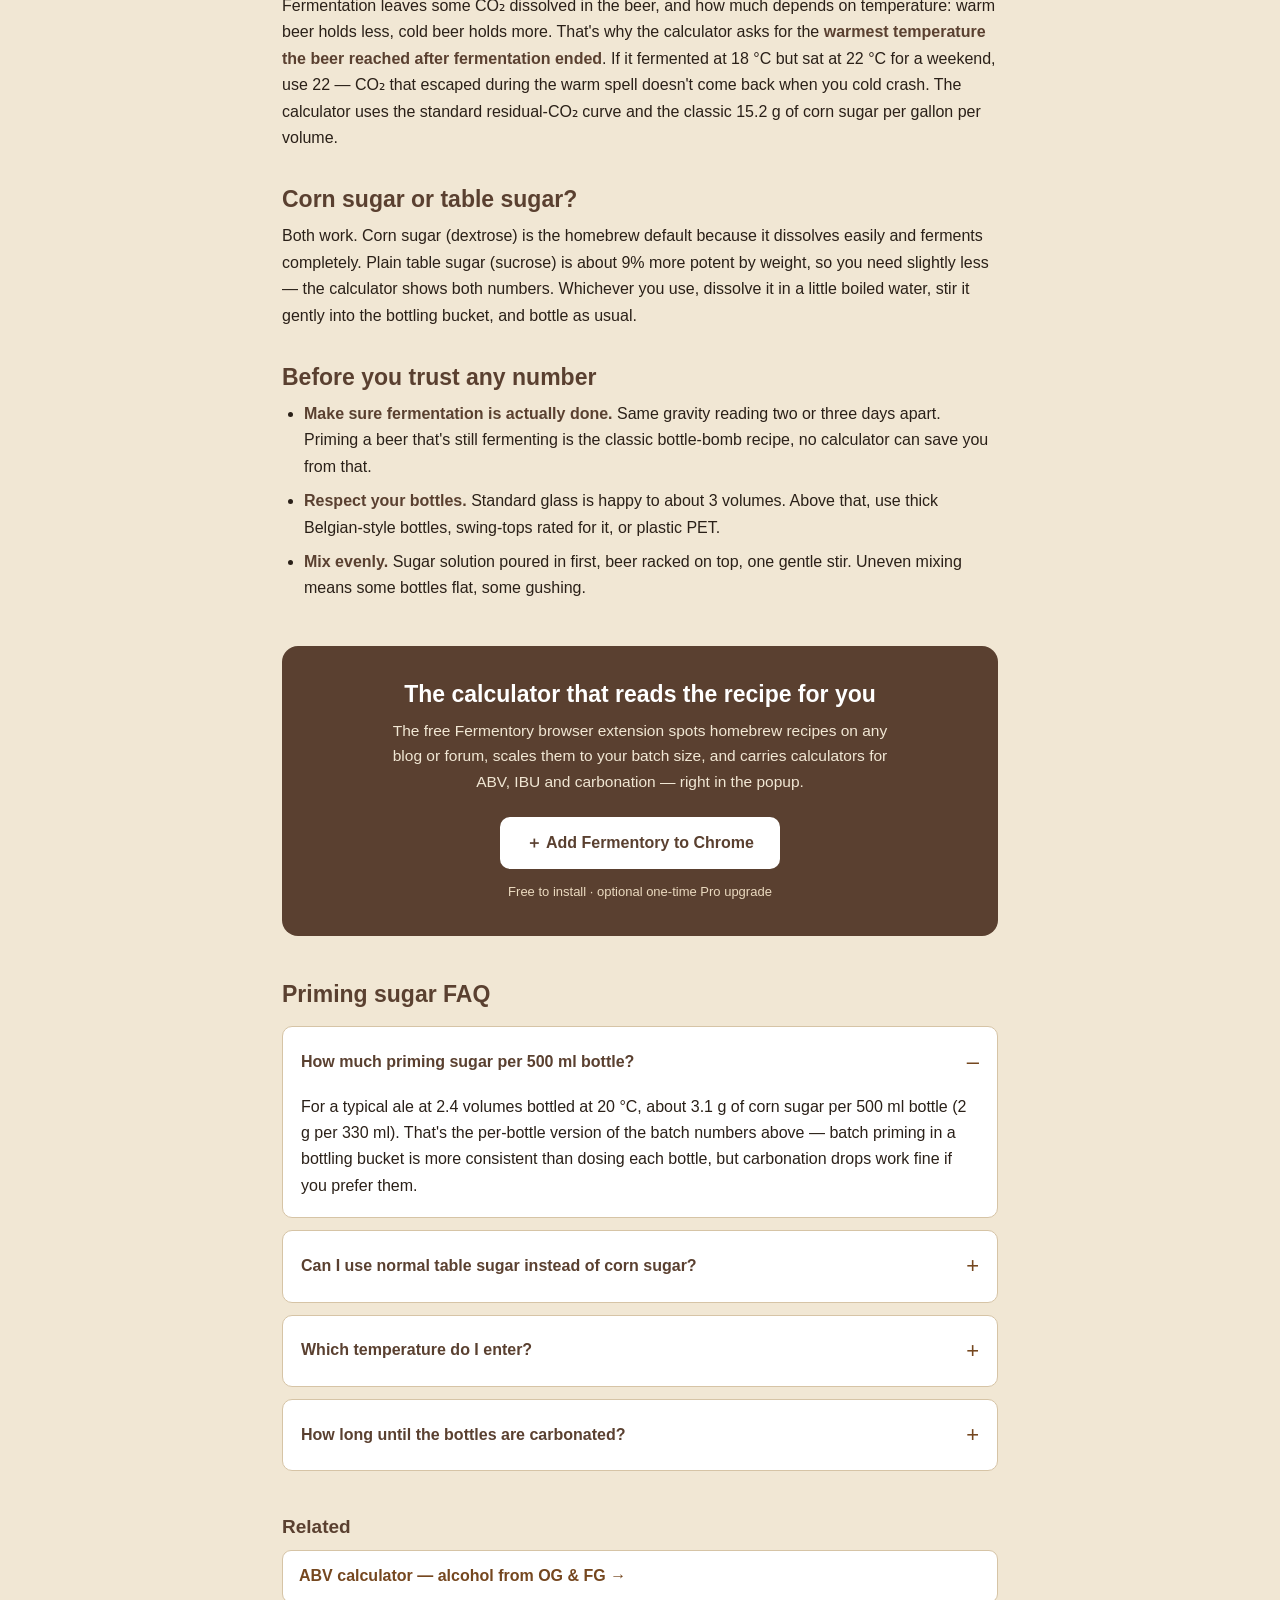
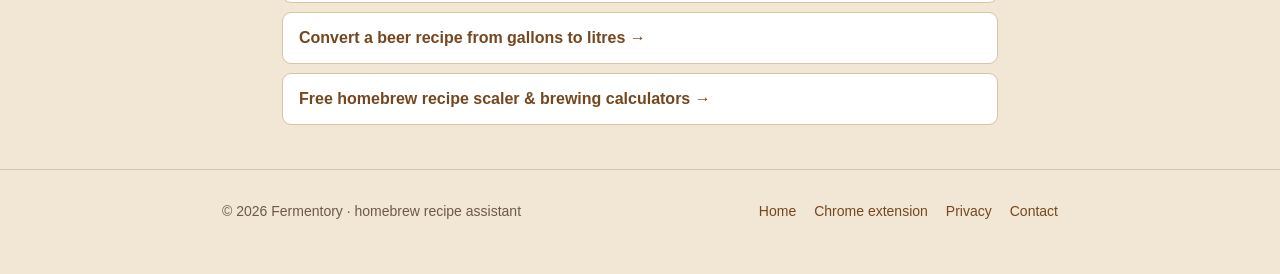
<file: priming-sugar-calculator.html>
<!DOCTYPE html>
<html lang="en">
<head>
<meta charset="UTF-8">
<meta name="viewport" content="width=device-width, initial-scale=1.0">
<title>Priming Sugar Calculator — corn or table sugar for bottling | Fermentory</title>
<meta name="description" content="Free priming sugar calculator for bottling beer, cider or seltzer. Enter batch size, style and temperature — get grams of corn or table sugar, plus per-bottle amounts.">
<link rel="canonical" href="https://fermentory.github.io/priming-sugar-calculator.html">
<meta name="theme-color" content="#5A4030">
<link rel="icon" href="./icon-128.png">

<meta property="og:type" content="article">
<meta property="og:title" content="Priming Sugar Calculator — how much sugar to carbonate your beer">
<meta property="og:description" content="Batch size + style + temperature in, grams of priming sugar out. Corn and table sugar, with per-bottle amounts. Free, no sign-up.">
<meta property="og:image" content="https://fermentory.github.io/icon-128.png">
<meta property="og:url" content="https://fermentory.github.io/priming-sugar-calculator.html">
<meta name="twitter:card" content="summary">

<style>
  :root{
    --green:#5A4030; --green2:#75471F; --green3:#75471F;
    --cream:#F1E7D4; --cream2:#FFFBF2; --ink:#2A2018; --muted:#6C5A47;
    --line:#D6C4A6; --line2:#E8D9BF;
    --maxw:760px;
  }
  *{box-sizing:border-box;}
  html{scroll-behavior:smooth;}
  body{
    margin:0; background:var(--cream); color:var(--ink);
    font-family:-apple-system,BlinkMacSystemFont,'Segoe UI',Inter,Arial,sans-serif;
    line-height:1.65; -webkit-font-smoothing:antialiased;
  }
  .wrap{max-width:var(--maxw); margin:0 auto; padding:0 22px;}
  a{color:var(--green2);}
  h1,h2,h3{color:var(--green); line-height:1.22;}
  .topbar{border-bottom:1px solid var(--line); background:var(--cream2);}
  .topbar .wrap{display:flex; align-items:center; justify-content:space-between; padding:14px 22px; max-width:880px;}
  .brand{display:flex; align-items:center; gap:10px; font-weight:700; color:var(--green); text-decoration:none; font-size:18px;}
  .brand img{width:30px; height:30px; border-radius:7px;}
  .topbar .cta-sm{
    background:var(--green); color:#fff; text-decoration:none; font-weight:600;
    padding:8px 14px; border-radius:8px; font-size:14px; white-space:nowrap;
    transition:background .15s ease;
  }
  .topbar .cta-sm:hover{background:var(--green2);}
  .crumb{font-size:13px; color:var(--muted); padding:18px 0 0;}
  .crumb a{color:var(--green3); text-decoration:none;}
  .crumb a:hover{text-decoration:underline;}
  .hero{padding:20px 0 6px;}
  .hero h1{font-size:clamp(27px,4.6vw,38px); margin:0 0 12px;}
  .hero p.sub{font-size:clamp(16px,2.2vw,18px); color:var(--ink); margin:0;}
  .quick{
    background:#F6EBDD; border:1px solid #D9C29F; border-left:4px solid var(--green2);
    border-radius:10px; padding:16px 18px; margin:24px 0;
  }
  .quick p{margin:0; font-size:15.5px;}
  .quick b{color:var(--green);}
  .tool{
    background:#fff; border:1px solid var(--line); border-radius:14px;
    box-shadow:0 1px 0 rgba(27,67,50,.04), 0 14px 34px -22px rgba(27,67,50,.35);
    padding:24px; margin:26px 0;
  }
  .tool.hero-tool{border-top:4px solid var(--green2);}
  .tool h2{font-size:19px; margin:0 0 4px;}
  .tool .desc{color:var(--muted); font-size:14px; margin:0 0 16px;}
  .field-row{display:flex; flex-wrap:wrap; gap:14px; align-items:flex-end;}
  .field{flex:1 1 130px; min-width:120px;}
  .field label{display:block; font-size:13px; font-weight:600; color:var(--green); margin-bottom:5px;}
  input,select{
    width:100%; font:inherit; color:var(--ink); background:var(--cream2);
    border:1px solid var(--line); border-radius:9px; padding:10px 12px;
  }
  input:focus,select:focus{
    outline:none; border-color:var(--green3); box-shadow:0 0 0 3px rgba(181,121,58,.22); background:#fff;
  }
  .conv-out{
    margin-top:16px; background:var(--cream2); border:1px dashed #D4BA93; border-radius:10px;
    padding:14px 16px; font-variant-numeric:tabular-nums;
  }
  .conv-out .big{font-size:24px; font-weight:700; color:var(--green);}
  .conv-out .small{display:block; color:var(--muted); font-size:13px; margin-top:2px;}
  .warn{margin-top:10px; font-size:13.5px; color:#8a5a00; background:#fdf3e2; border:1px solid #f0dfc0; border-radius:8px; padding:9px 12px; display:none;}
  .btn{
    display:inline-flex; align-items:center; gap:8px; cursor:pointer;
    background:var(--green); color:#fff; border:none; font-weight:600; font-size:15px;
    padding:11px 20px; border-radius:9px; transition:background .15s ease; text-decoration:none;
    margin-top:16px;
  }
  .btn:hover{background:var(--green2);}
  .prose{margin:30px 0;}
  .prose h2{font-size:23px; margin:34px 0 10px;}
  .prose h3{font-size:17px; margin:24px 0 6px;}
  .prose p{margin:0 0 14px;}
  .prose ol,.prose ul{margin:0 0 16px; padding-left:22px;}
  .prose li{margin-bottom:8px;}
  .prose strong{color:var(--green);}
  .ctable-wrap{overflow-x:auto; margin:18px 0 24px;}
  table.ctable{width:100%; border-collapse:collapse; font-size:15px; min-width:340px;}
  table.ctable th,table.ctable td{padding:10px 14px; text-align:left; border-bottom:1px solid var(--line); font-variant-numeric:tabular-nums;}
  table.ctable th{background:var(--cream2); color:var(--green); font-size:13px; text-transform:uppercase; letter-spacing:.04em;}
  table.ctable tr.hl td{background:#F6EBDD; font-weight:600;}
  .band{
    margin:44px 0; background:var(--green); color:#fff; border-radius:16px;
    padding:34px 28px; text-align:center;
  }
  .band h2{color:#fff; font-size:23px; margin:0 0 10px;}
  .band p{color:#F1E7D4; max-width:520px; margin:0 auto 22px; font-size:15.5px;}
  .band .btn-store{
    display:inline-flex; align-items:center; gap:9px; background:#fff; color:var(--green);
    text-decoration:none; font-weight:700; font-size:16px; padding:13px 26px; border-radius:10px;
    transition:background .15s ease;
  }
  .band .btn-store:hover{background:var(--cream);}
  .band .free-note{display:block; margin-top:12px; font-size:13px; color:#EAD9BF;}
  .faq{margin:44px 0;}
  .faq h2{font-size:23px; margin-bottom:18px;}
  details{background:#fff; border:1px solid var(--line); border-radius:10px; padding:4px 18px; margin-bottom:12px;}
  details summary{
    cursor:pointer; font-weight:600; color:var(--green); padding:13px 0; list-style:none;
    display:flex; justify-content:space-between; align-items:center; gap:12px;
  }
  details summary::-webkit-details-marker{display:none;}
  details summary::after{content:"+"; font-size:22px; color:var(--green3); font-weight:400;}
  details[open] summary::after{content:"–";}
  details p{margin:0 0 14px; color:var(--ink);}
  .related{margin:40px 0;}
  .related h2{font-size:19px; margin-bottom:12px;}
  .related a{display:block; padding:12px 16px; background:#fff; border:1px solid var(--line);
    border-radius:9px; margin-bottom:9px; text-decoration:none; color:var(--green2); font-weight:600;}
  .related a:hover{border-color:var(--green3); background:var(--cream2);}
  footer{border-top:1px solid var(--line); margin-top:44px; padding:30px 0 50px; color:var(--muted); font-size:14px;}
  footer .wrap{display:flex; flex-wrap:wrap; gap:8px 22px; align-items:center; justify-content:space-between; max-width:880px;}
  footer a{color:var(--green2); text-decoration:none;}
  footer a:hover{text-decoration:underline;}
  footer .links{display:flex; flex-wrap:wrap; gap:18px;}
</style>
</head>
<body>

<div class="topbar">
  <div class="wrap">
    <a class="brand" href="./"><img src="./icon-128.png" alt="">Fermentory</a>
    <a class="cta-sm" href="https://chromewebstore.google.com/detail/cgcilikjgbgbmlpknnmpejcjikmapmme" target="_blank" rel="noopener">Add to Chrome — free</a>
  </div>
</div>

<main class="wrap">

  <div class="crumb"><a href="./">Fermentory</a> › Calculators › Priming sugar</div>

  <section class="hero">
    <h1>Priming sugar calculator</h1>
    <p class="sub">How much sugar to add at bottling so your beer, cider or seltzer carbonates properly — and doesn't gush or stay flat. Enter your batch, pick a style, and read off the grams.</p>
  </section>

  <div class="quick">
    <p><b>Quick answer:</b> a standard <b>19 L (5 gal)</b> ale carbonated to 2.4 volumes, bottled at 20&nbsp;°C, needs about <b>117 g of corn sugar</b> or <b>107 g of table sugar</b> — roughly <b>3.1 g per 500 ml bottle</b>.</p>
  </div>

  <!-- Calculator -->
  <div class="tool hero-tool">
    <h2>Work out your priming sugar</h2>
    <p class="desc">Temperature means the warmest your beer got <em>after</em> fermentation finished — that sets how much CO₂ is still dissolved in it.</p>
    <div class="field-row">
      <div class="field">
        <label for="p-size">Batch size</label>
        <input id="p-size" type="number" step="0.1" min="0.5" value="19" inputmode="decimal">
      </div>
      <div class="field">
        <label for="p-unit">Unit</label>
        <select id="p-unit">
          <option value="1">litres</option>
          <option value="3.78541">US gallons</option>
        </select>
      </div>
      <div class="field">
        <label for="p-style">Style (target CO₂)</label>
        <select id="p-style">
          <option value="1.9">British ale — 1.9 vols</option>
          <option value="2.4" selected>Pale ale / IPA — 2.4 vols</option>
          <option value="2.6">Lager — 2.6 vols</option>
          <option value="2.9">Cider — 2.9 vols</option>
          <option value="3.0">Hard seltzer — 3.0 vols</option>
          <option value="3.2">Wheat / Belgian — 3.2 vols</option>
        </select>
      </div>
    </div>
    <div class="field-row" style="margin-top:14px;">
      <div class="field">
        <label for="p-temp">Warmest temp after fermentation</label>
        <input id="p-temp" type="number" step="0.5" value="20" inputmode="decimal">
      </div>
      <div class="field">
        <label for="p-tunit">Temp unit</label>
        <select id="p-tunit">
          <option value="c">°C</option>
          <option value="f">°F</option>
        </select>
      </div>
    </div>
    <div class="conv-out">
      <span class="big" id="p-out">117 g corn sugar</span>
      <span class="small" id="p-alt">or 107 g table sugar · about 3.1 g per 500 ml bottle (2.0 g per 330 ml)</span>
    </div>
    <div class="warn" id="p-warn"></div>
    <a class="btn" href="./">More free brewing tools →</a>
  </div>

  <div class="prose">
    <h2>How priming works, in one paragraph</h2>
    <p>At bottling, your yeast is still alive but has run out of food. Priming sugar is a measured last meal: the yeast eats it inside the sealed bottle, the CO₂ it makes has nowhere to go, and it dissolves into the beer. The right dose gives you the fizz the style needs. Too much gives you gushers or, in the worst case, burst glass — so you calculate, you don't guess.</p>

    <h2>The two numbers that matter</h2>
    <h3>1. Target carbonation, in volumes of CO₂</h3>
    <p>"Volumes" is how brewing measures fizz: 2.4 volumes means the beer holds 2.4 times its own volume in dissolved CO₂. Every style has a customary range:</p>
    <div class="ctable-wrap">
      <table class="ctable">
        <thead><tr><th>Style</th><th>Volumes of CO₂</th></tr></thead>
        <tbody>
          <tr><td>British ales, stouts</td><td>1.5 – 2.0</td></tr>
          <tr class="hl"><td>Pale ale, IPA, most ales</td><td>2.2 – 2.6</td></tr>
          <tr><td>Lager, pilsner</td><td>2.4 – 2.7</td></tr>
          <tr><td>Cider (sparkling)</td><td>2.5 – 3.0</td></tr>
          <tr><td>Hard seltzer</td><td>2.8 – 3.2</td></tr>
          <tr><td>Wheat beer, Belgian styles</td><td>3.0 – 4.0</td></tr>
        </tbody>
      </table>
    </div>
    <h3>2. The CO₂ already in your beer</h3>
    <p>Fermentation leaves some CO₂ dissolved in the beer, and how much depends on temperature: warm beer holds less, cold beer holds more. That's why the calculator asks for the <strong>warmest temperature the beer reached after fermentation ended</strong>. If it fermented at 18&nbsp;°C but sat at 22&nbsp;°C for a weekend, use 22 — CO₂ that escaped during the warm spell doesn't come back when you cold crash. The calculator uses the standard residual-CO₂ curve and the classic 15.2 g of corn sugar per gallon per volume.</p>

    <h2>Corn sugar or table sugar?</h2>
    <p>Both work. Corn sugar (dextrose) is the homebrew default because it dissolves easily and ferments completely. Plain table sugar (sucrose) is about 9% more potent by weight, so you need slightly less — the calculator shows both numbers. Whichever you use, dissolve it in a little boiled water, stir it gently into the bottling bucket, and bottle as usual.</p>

    <h2>Before you trust any number</h2>
    <ul>
      <li><strong>Make sure fermentation is actually done.</strong> Same gravity reading two or three days apart. Priming a beer that's still fermenting is the classic bottle-bomb recipe, no calculator can save you from that.</li>
      <li><strong>Respect your bottles.</strong> Standard glass is happy to about 3 volumes. Above that, use thick Belgian-style bottles, swing-tops rated for it, or plastic PET.</li>
      <li><strong>Mix evenly.</strong> Sugar solution poured in first, beer racked on top, one gentle stir. Uneven mixing means some bottles flat, some gushing.</li>
    </ul>
  </div>

  <!-- Funnel band -->
  <section class="band">
    <h2>The calculator that reads the recipe for you</h2>
    <p>The free Fermentory browser extension spots homebrew recipes on any blog or forum, scales them to your batch size, and carries calculators for ABV, IBU and carbonation — right in the popup.</p>
    <a class="btn-store" href="https://chromewebstore.google.com/detail/cgcilikjgbgbmlpknnmpejcjikmapmme" target="_blank" rel="noopener">＋ Add Fermentory to Chrome</a>
    <span class="free-note">Free to install · optional one-time Pro upgrade</span>
  </section>

  <!-- FAQ -->
  <section class="faq">
    <h2>Priming sugar FAQ</h2>

    <details open>
      <summary>How much priming sugar per 500 ml bottle?</summary>
      <p>For a typical ale at 2.4 volumes bottled at 20&nbsp;°C, about 3.1 g of corn sugar per 500 ml bottle (2 g per 330 ml). That's the per-bottle version of the batch numbers above — batch priming in a bottling bucket is more consistent than dosing each bottle, but carbonation drops work fine if you prefer them.</p>
    </details>

    <details>
      <summary>Can I use normal table sugar instead of corn sugar?</summary>
      <p>Yes. Sucrose ferments just as completely and carbonates about 9% more per gram, so use slightly less — the calculator prints both amounts. Any flavour difference at priming quantities is essentially undetectable.</p>
    </details>

    <details>
      <summary>Which temperature do I enter?</summary>
      <p>The warmest the beer got after fermentation finished, not your bottling-day room temperature. CO₂ escapes from warm beer and doesn't return when you chill it, so the warm peak decides how much CO₂ is left in solution.</p>
    </details>

    <details>
      <summary>How long until the bottles are carbonated?</summary>
      <p>Two to three weeks at around 20&nbsp;°C, then a few days in the fridge to settle. Cold rooms slow the yeast right down, so a bottle that seems flat after a week in a cool cellar usually just needs more warm time.</p>
    </details>
  </section>

  <!-- Related -->
  <section class="related">
    <h2>Related</h2>
    <a href="./abv-calculator.html">ABV calculator — alcohol from OG &amp; FG →</a>
    <a href="./convert-beer-recipe-gallons-to-litres.html">Convert a beer recipe from gallons to litres →</a>
    <a href="./">Free homebrew recipe scaler &amp; brewing calculators →</a>
  </section>

</main>

<footer>
  <div class="wrap">
    <div>© <span id="yr">2026</span> Fermentory · homebrew recipe assistant</div>
    <div class="links">
      <a href="./">Home</a>
      <a href="https://chromewebstore.google.com/detail/cgcilikjgbgbmlpknnmpejcjikmapmme" target="_blank" rel="noopener">Chrome extension</a>
      <a href="https://fermentory.github.io/fermentory-privacy/">Privacy</a>
      <a href="mailto:fermentory@proton.me">Contact</a>
    </div>
  </div>
</footer>

<script type="application/ld+json">
{
  "@context":"https://schema.org",
  "@type":"FAQPage",
  "mainEntity":[
    {"@type":"Question","name":"How much priming sugar per 500 ml bottle?","acceptedAnswer":{"@type":"Answer","text":"For a typical ale at 2.4 volumes bottled at 20 °C, about 3.1 g of corn sugar per 500 ml bottle, or 2 g per 330 ml bottle."}},
    {"@type":"Question","name":"Can I use normal table sugar instead of corn sugar?","acceptedAnswer":{"@type":"Answer","text":"Yes. Table sugar (sucrose) carbonates about 9% more per gram than corn sugar, so use slightly less. Flavour impact at priming quantities is essentially undetectable."}},
    {"@type":"Question","name":"Which temperature do I enter in a priming calculator?","acceptedAnswer":{"@type":"Answer","text":"The warmest temperature the beer reached after fermentation finished. CO2 escapes from warm beer and does not return on chilling, so the warm peak sets the residual CO2."}},
    {"@type":"Question","name":"How long until bottles are carbonated?","acceptedAnswer":{"@type":"Answer","text":"Two to three weeks at around 20 °C, then a few days in the fridge. Cold storage slows the yeast, so cool-stored bottles need longer."}}
  ]
}
</script>
<script type="application/ld+json">
{
  "@context":"https://schema.org",
  "@type":"HowTo",
  "name":"How to calculate priming sugar for bottling beer",
  "step":[
    {"@type":"HowToStep","name":"Confirm fermentation is finished","text":"Take gravity readings two or three days apart; they must match before you prime."},
    {"@type":"HowToStep","name":"Pick the target carbonation","text":"Choose the CO2 volumes for the style, for example 2.4 volumes for a pale ale."},
    {"@type":"HowToStep","name":"Enter batch size and warmest post-fermentation temperature","text":"The temperature sets how much CO2 is already dissolved in the beer."},
    {"@type":"HowToStep","name":"Add the calculated sugar","text":"Dissolve the sugar in a little boiled water, mix gently into the bottling bucket, and bottle."}
  ]
}
</script>

<script>
  document.getElementById('yr').textContent = new Date().getFullYear();
  var ps = document.getElementById('p-size'), pu = document.getElementById('p-unit'),
      st = document.getElementById('p-style'), tp = document.getElementById('p-temp'),
      tu = document.getElementById('p-tunit'), out = document.getElementById('p-out'),
      alt = document.getElementById('p-alt'), warn = document.getElementById('p-warn');

  function prime(){
    var size = parseFloat(ps.value), vols = parseFloat(st.value), t = parseFloat(tp.value);
    if(isNaN(size) || size <= 0 || isNaN(t)){ out.textContent = '—'; alt.textContent = 'Enter a batch size and temperature'; warn.style.display='none'; return; }
    var litres = size * parseFloat(pu.value);
    var tF = tu.value === 'f' ? t : t * 9/5 + 32;
    // Standard residual-CO2 curve + 15.195 g corn sugar / gal / volume (= 4.014 g/L/vol)
    var residual = 3.0378 - 0.050062 * tF + 0.00026555 * tF * tF;
    var delta = Math.max(0, vols - residual);
    var corn = 4.014 * litres * delta;
    var table = corn * 0.91;
    if(delta === 0){
      out.textContent = '0 g — no sugar needed';
      alt.textContent = 'At that temperature the beer already holds your target CO₂.';
    } else {
      out.textContent = Math.round(corn) + ' g corn sugar';
      alt.textContent = 'or ' + Math.round(table) + ' g table sugar · about ' +
        (Math.round(corn / litres * 0.5 * 10) / 10) + ' g per 500 ml bottle (' +
        (Math.round(corn / litres * 0.33 * 10) / 10) + ' g per 330 ml)';
    }
    if(vols >= 3.4){
      warn.textContent = 'That carbonation level is above what standard glass bottles are rated for. Use heavy Belgian-style bottles, rated swing-tops, or PET.';
      warn.style.display = 'block';
    } else { warn.style.display = 'none'; }
  }
  [ps, pu, st, tp, tu].forEach(function(el){
    el.addEventListener('input', prime); el.addEventListener('change', prime);
  });
  prime();
</script>
</body>
</html>
</file>
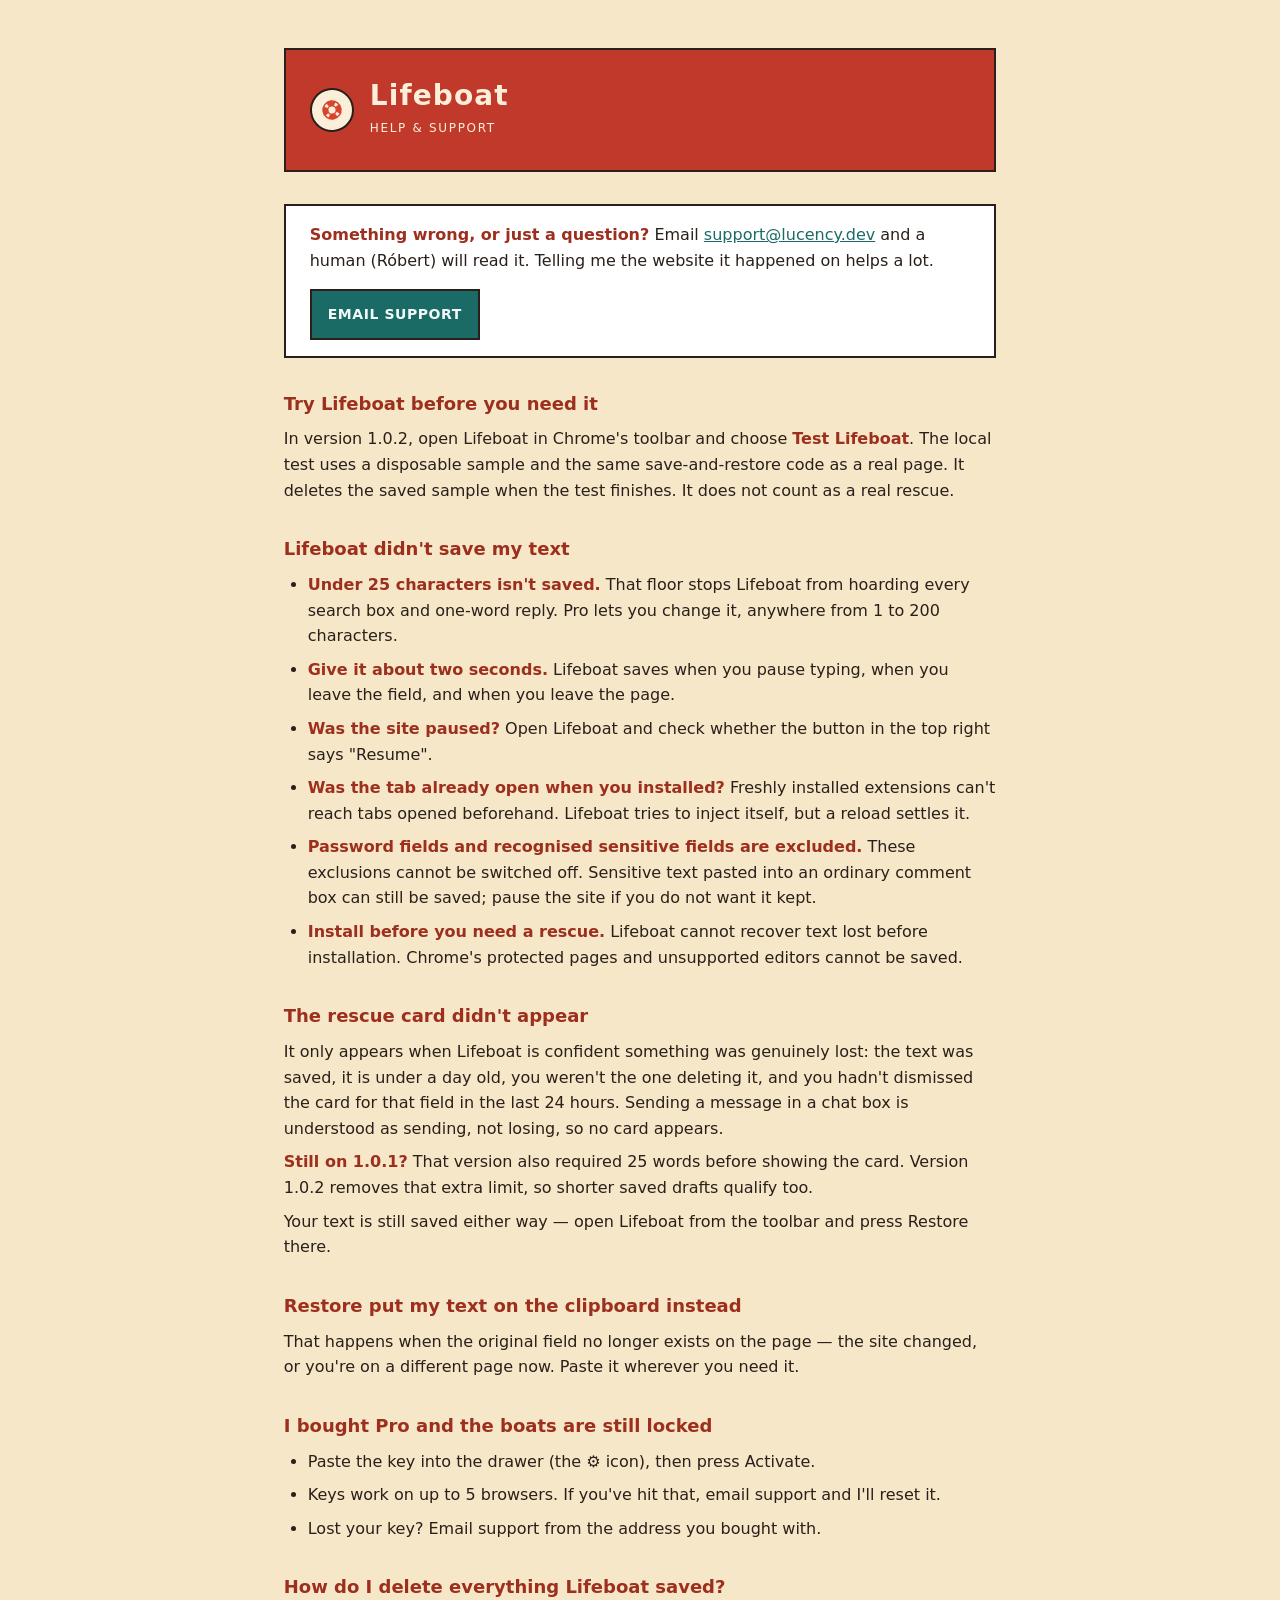
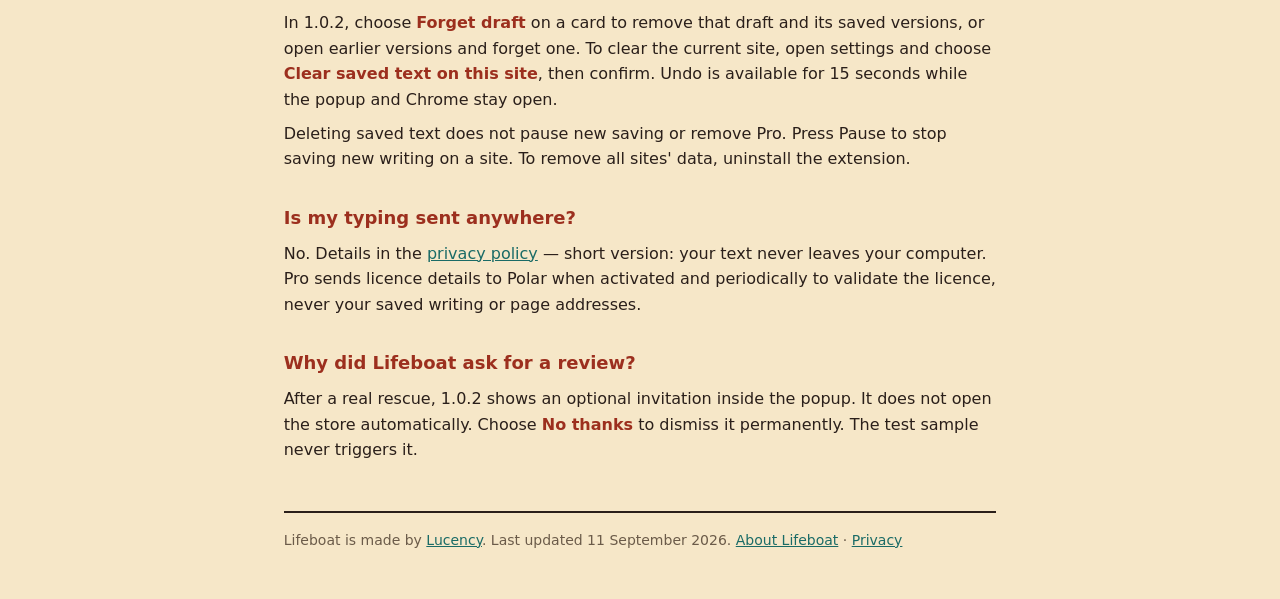
<file: lifeboat-privacy/support.html>
<!DOCTYPE html>
<html lang="en">
<head>
<meta charset="UTF-8">
<meta name="viewport" content="width=device-width, initial-scale=1.0">
<title>Lifeboat — Help &amp; Support</title>
<style>
  :root { --paper:#F6E7C8; --card:#FFFFFF; --ink:#2A1F1A; --rust:#9C2F1E;
          --teal:#1A6B66; --meta:#6B5B49; --tomato:#C0392B; --mustard:#E8A33D; }
  * { margin:0; padding:0; box-sizing:border-box; }
  body { background:var(--paper); color:var(--ink);
         font-family:"Archivo","Segoe UI",system-ui,sans-serif; line-height:1.6;
         padding:48px 24px; }
  .wrap { max-width:70ch; margin:0 auto; }
  header { background:var(--tomato); color:#FBEFD9; border:2px solid var(--ink);
           padding:24px; margin-bottom:32px; display:flex; align-items:center; gap:16px; }
  .ring { width:44px; height:44px; border-radius:50%; background:#FBEFD9;
          border:2px solid var(--ink); display:grid; place-items:center;
          flex:0 0 auto; transform:rotate(-8deg); }
  h1 { font-size:1.75rem; letter-spacing:0.04em; font-weight:700; }
  .sub { font-size:0.75rem; letter-spacing:0.14em; text-transform:uppercase; }
  h2 { font-size:1.125rem; color:var(--rust); margin:32px 0 8px; }
  p, li { margin-bottom:8px; }
  ul { padding-left:24px; }
  .card { background:var(--card); border:2px solid var(--ink); padding:16px 24px; margin:24px 0; }
  .card p:last-child { margin-bottom:0; }
  strong { color:var(--rust); }
  a { color:var(--teal); transition:color 200ms ease-in-out; }
  a:hover { color:var(--rust); }
  a:focus-visible { outline:3px solid currentColor; outline-offset:4px; }
  .mail { display:inline-block; background:var(--teal); color:#F2FBF9;
          border:2px solid var(--ink); padding:12px 16px; font-weight:700;
          letter-spacing:0.04em; text-transform:uppercase; font-size:0.875rem;
          text-decoration:none; margin-top:8px;
          transition:background-color 200ms ease-in-out, color 200ms ease-in-out; }
  .mail:hover { background:#16605B; color:#F2FBF9; }
  footer { margin-top:48px; font-size:0.875rem; color:var(--meta);
           border-top:2px solid var(--ink); padding-top:16px; }
  @media (prefers-reduced-motion:reduce) { a, .mail { transition:none; } }
</style>
</head>
<body>
<div class="wrap">

  <header>
    <div class="ring" aria-hidden="true">
      <svg width="24" height="24" viewBox="0 0 24 24" fill="none" stroke="#D9442C">
        <circle cx="12" cy="12" r="9" stroke-width="1.5"/>
        <circle cx="12" cy="12" r="4.3" stroke-width="1.5"/>
        <g stroke-width="4.4">
          <path d="M8.45 6.32a6.7 6.7 0 0 1 7.1 0"/>
          <path d="M17.68 8.45a6.7 6.7 0 0 1 0 7.1"/>
          <path d="M15.55 17.68a6.7 6.7 0 0 1-7.1 0"/>
          <path d="M6.32 15.55a6.7 6.7 0 0 1 0-7.1"/>
        </g>
      </svg>
    </div>
    <div>
      <h1>Lifeboat</h1>
      <p class="sub">Help &amp; Support</p>
    </div>
  </header>

  <div class="card">
    <p><strong>Something wrong, or just a question?</strong> Email
    <a href="mailto:support@lucency.dev">support@lucency.dev</a> and a human
    (Róbert) will read it. Telling me the website it happened on helps a lot.</p>
    <a class="mail" href="mailto:support@lucency.dev?subject=Lifeboat">Email support</a>
  </div>

  <h2>Try Lifeboat before you need it</h2>
  <p>In version 1.0.2, open Lifeboat in Chrome's toolbar and choose <strong>Test Lifeboat</strong>.
  The local test uses a disposable sample and the same save-and-restore code as a real page.
  It deletes the saved sample when the test finishes. It does not count as a real rescue.</p>

  <h2>Lifeboat didn't save my text</h2>
  <ul>
    <li><strong>Under 25 characters isn't saved.</strong> That floor stops Lifeboat from hoarding every search box and one-word reply. Pro lets you change it, anywhere from 1 to 200 characters.</li>
    <li><strong>Give it about two seconds.</strong> Lifeboat saves when you pause typing, when you leave the field, and when you leave the page.</li>
    <li><strong>Was the site paused?</strong> Open Lifeboat and check whether the button in the top right says "Resume".</li>
    <li><strong>Was the tab already open when you installed?</strong> Freshly installed extensions can't reach tabs opened beforehand. Lifeboat tries to inject itself, but a reload settles it.</li>
    <li><strong>Password fields and recognised sensitive fields are excluded.</strong> These exclusions cannot be switched off. Sensitive text pasted into an ordinary comment box can still be saved; pause the site if you do not want it kept.</li>
    <li><strong>Install before you need a rescue.</strong> Lifeboat cannot recover text lost before installation. Chrome's protected pages and unsupported editors cannot be saved.</li>
  </ul>

  <h2>The rescue card didn't appear</h2>
  <p>It only appears when Lifeboat is confident something was genuinely lost:
  the text was saved, it is under a day old, you weren't the
  one deleting it, and you hadn't dismissed the card for that field in the last
  24 hours. Sending a message in a chat box is understood as sending, not losing,
  so no card appears.</p>
  <p><strong>Still on 1.0.1?</strong> That version also required 25 words before showing
  the card. Version 1.0.2 removes that extra limit, so shorter saved drafts qualify too.</p>
  <p>Your text is still saved either way — open Lifeboat from the toolbar and
  press Restore there.</p>

  <h2>Restore put my text on the clipboard instead</h2>
  <p>That happens when the original field no longer exists on the page — the site
  changed, or you're on a different page now. Paste it wherever you need it.</p>

  <h2>I bought Pro and the boats are still locked</h2>
  <ul>
    <li>Paste the key into the drawer (the ⚙ icon), then press Activate.</li>
    <li>Keys work on up to 5 browsers. If you've hit that, email support and I'll reset it.</li>
    <li>Lost your key? Email support from the address you bought with.</li>
  </ul>

  <h2>How do I delete everything Lifeboat saved?</h2>
  <p>In 1.0.2, choose <strong>Forget draft</strong> on a card to remove that draft and
  its saved versions, or open earlier versions and forget one. To clear the current
  site, open settings and choose <strong>Clear saved text on this site</strong>, then
  confirm. Undo is available for 15 seconds while the popup and Chrome stay open.</p>
  <p>Deleting saved text does not pause new saving or remove Pro. Press Pause to stop
  saving new writing on a site. To remove all sites' data, uninstall the extension.</p>

  <h2>Is my typing sent anywhere?</h2>
  <p>No. Details in the <a href="./">privacy policy</a> — short version: your text
  never leaves your computer. Pro sends licence details to Polar when activated and
  periodically to validate the licence, never your saved writing or page addresses.</p>

  <h2>Why did Lifeboat ask for a review?</h2>
  <p>After a real rescue, 1.0.2 shows an optional invitation inside the popup. It does
  not open the store automatically. Choose <strong>No thanks</strong> to dismiss it
  permanently. The test sample never triggers it.</p>

  <footer>
    Lifeboat is made by <a href="https://lucency.dev">Lucency</a>. Last updated 11 September 2026.
    <a href="lifeboat/">About Lifeboat</a> · <a href="./">Privacy</a>
  </footer>

</div>
</body>
</html>
</file>
<file: lifeboat-privacy/lifeboat/assets/site.css>
@font-face {
  font-family: "Alfa Slab One";
  src: url("alfa-slab-one.woff2") format("woff2");
  font-style: normal;
  font-weight: 400;
  font-display: swap;
}
@font-face {
  font-family: "Archivo";
  src: url("archivo.woff2") format("woff2");
  font-style: normal;
  font-weight: 400 700;
  font-display: swap;
}

/* Tin Toy tokens from src/lib/themes.js. The white saved-text surface is
   intentional: this is the same contrast hierarchy as the real popup. */
:root {
  color-scheme: light;
  --paper: #f6e7c8;
  --card: #fbf3e2;
  --ink: #2a1f1a;
  --tomato: #c0392b;
  --tomato-text: #9c2f1e;
  --on-tomato: #fbefd9;
  --teal: #1e7a74;
  --teal-hover: #16605b;
  --teal-text: #1a6b66;
  --on-teal: #f2fbf9;
  --mustard: #e8a33d;
  --body-text: #4a3f36;
  --muted: #6b5b49;
  --soft: #c4b598;
  --white: #fff;
  --display: "Alfa Slab One", Georgia, serif;
  --ui: "Archivo", "Segoe UI", sans-serif;
  --text-sm: 0.875rem;
  --text-base: 1rem;
  --text-md: 1.125rem;
  --text-lg: 1.25rem;
  --text-xl: 1.5rem;
  --text-2xl: 2rem;
  --text-3xl: clamp(2rem, 3.5vw, 3rem);
  --text-hero: clamp(2.5rem, 4.7vw, 4rem);
  --space-1: 4px;
  --space-2: 8px;
  --space-3: 12px;
  --space-4: 16px;
  --space-6: 24px;
  --space-8: 32px;
  --space-10: 40px;
  --space-12: 48px;
  --space-16: 64px;
  --space-20: 80px;
  --space-24: 96px;
}

* { box-sizing: border-box; }
html { scroll-behavior: smooth; scroll-padding-top: 24px; }
body { margin: 0; color: var(--ink); background: var(--card); font: 400 var(--text-base)/1.65 var(--ui); }
[hidden] { display: none !important; }
img { display: block; max-width: 100%; height: auto; }
button, textarea { font: inherit; }
button, a, summary {
  -webkit-tap-highlight-color: transparent;
  transition: color 200ms ease-in-out, background-color 200ms ease-in-out, border-color 200ms ease-in-out, box-shadow 200ms ease-in-out, transform 200ms ease-in-out;
}
a { color: var(--teal-text); text-underline-offset: 4px; text-decoration-thickness: 1px; }
a:hover { color: var(--tomato-text); text-decoration-thickness: 2px; }
button { cursor: pointer; }
button:disabled { cursor: default; }
:where(a, button, textarea, summary):focus-visible { outline: 3px solid var(--ink); outline-offset: 4px; }
::selection { background: var(--mustard); color: var(--ink); }
h1, h2, h3, p, ul, ol, figure { margin: 0; }
h1, h2 { font-family: var(--display); font-weight: 400; line-height: 1.16; text-wrap: balance; }
h1 { font-size: var(--text-hero); letter-spacing: -0.02em; }
h2 { font-size: var(--text-3xl); letter-spacing: -0.015em; }
h3 { font-size: var(--text-lg); font-weight: 700; line-height: 1.35; }
p { color: var(--body-text); }
strong { font-weight: 700; }
.wrap { width: min(1152px, calc(100% - 64px)); margin-inline: auto; }
.skip { position: absolute; z-index: 10; left: 16px; top: 16px; transform: translateY(-160%); background: var(--white); color: var(--ink); padding: 12px 16px; border: 2px solid var(--ink); }
.skip:focus { transform: translateY(0); }
.eyebrow { color: var(--teal-text); font-size: var(--text-sm); font-weight: 700; letter-spacing: 0.08em; text-transform: uppercase; line-height: 1.5; }
.lede { font-size: var(--text-lg); line-height: 1.6; }
.small { font-size: var(--text-sm); }
.stack > * + * { margin-top: var(--space-6); }
.stack-tight > * + * { margin-top: var(--space-4); }
.actions { display: flex; gap: 16px; align-items: center; flex-wrap: wrap; }
.button {
  display: inline-flex; justify-content: center; align-items: center; gap: 8px;
  min-height: 48px; padding: 12px 24px; border: 2px solid var(--ink); border-radius: 6px;
  background: var(--teal); color: var(--on-teal); font-size: var(--text-base); font-weight: 700;
  line-height: 1.35; text-align: center; text-decoration: none;
}
.button:hover { color: var(--on-teal); background: var(--teal-hover); box-shadow: 4px 4px 0 var(--ink); transform: translate(-2px, -2px); }
.button:active { box-shadow: none; transform: none; }
.button-light { color: var(--ink); background: var(--on-tomato); }
.button-light:hover { color: var(--ink); background: var(--mustard); }
.button-secondary { color: var(--ink); background: var(--white); }
.button-secondary:hover { color: var(--ink); background: var(--paper); }
.button:disabled { color: var(--muted); background: var(--card); box-shadow: none; transform: none; border-color: var(--soft); }
.text-link { display: inline-flex; align-items: center; min-height: 44px; font-weight: 700; }

.site-header { background: var(--tomato); color: var(--on-tomato); border-bottom: 2px solid var(--ink); }
.nav { display: flex; align-items: center; gap: 32px; padding-block: 16px; }
.brand { color: var(--on-tomato); display: inline-flex; align-items: center; gap: 12px; text-decoration: none; flex-shrink: 0; }
.brand img { width: 48px; height: 48px; image-rendering: pixelated; }
.brand span { font: 400 var(--text-2xl)/1.2 var(--display); letter-spacing: 0.02em; }
.brand:hover { color: var(--on-tomato); transform: translateY(-2px); }
.nav-links { margin-left: auto; display: flex; gap: 24px; }
.nav-links a { display: inline-flex; min-height: 44px; align-items: center; color: var(--on-tomato); font-weight: 700; text-decoration: none; }
.nav-links a:hover { text-decoration: underline; text-decoration-thickness: 2px; }
.site-header :where(a, button):focus-visible { outline-color: var(--on-tomato); }
.nav .button { flex-shrink: 0; }

.hero { display: grid; grid-template-columns: 1.06fr 1fr; gap: 64px; align-items: center; padding-block: 80px; }
.hero h1 span { color: var(--tomato-text); }
.hero-copy .lede { max-width: 42ch; }
.hero-copy .eyebrow { margin-bottom: 16px; }
.hero-copy h1 { margin-bottom: 24px; }
.hero-copy .actions { margin-block: 32px 12px; }
.hero-copy .small { color: var(--muted); }
.simulation { align-self: center; }
.simulation-label { display: flex; gap: 8px; align-items: center; margin-bottom: 12px; color: var(--teal-text); font-weight: 700; font-size: var(--text-sm); text-transform: uppercase; letter-spacing: 0.06em; }
.simulation-label::before { content: ""; display: block; width: 8px; height: 8px; background: currentColor; border-radius: 50%; }
.demo { border: 2px solid var(--ink); border-radius: 6px; background: var(--paper); box-shadow: 8px 8px 0 var(--soft); overflow: hidden; }
.demo-head { padding: 16px 24px; background: var(--tomato); color: var(--on-tomato); border-bottom: 2px solid var(--ink); display: flex; justify-content: space-between; gap: 16px; align-items: center; }
.demo-head strong { font-family: var(--display); font-size: var(--text-lg); font-weight: 400; }
.demo-head span { font-size: var(--text-sm); }
.demo-body { padding: 24px; }
.demo-body label { display: block; color: var(--tomato-text); font-weight: 700; margin-bottom: 8px; }
.sample { width: 100%; min-height: 168px; padding: 16px; border: 2px solid var(--ink); border-radius: 6px; background: var(--white); color: var(--body-text); font-size: var(--text-base); line-height: 1.6; resize: none; transition: border-color 200ms ease-in-out; }
.sample:focus-visible { outline-color: var(--teal-text); }
.demo-status { min-height: 72px; margin-block: 12px 16px; font-size: var(--text-sm); color: var(--muted); }
.demo-bottom { padding: 12px 24px; background: var(--mustard); color: var(--ink); border-top: 2px solid var(--ink); font-size: var(--text-sm); font-weight: 700; }
.rescue { margin-top: 16px; padding: 16px; border: 2px solid var(--ink); border-radius: 6px; background: var(--card); display: flex; align-items: center; gap: 16px; }
.rescue img { width: 32px; height: 32px; image-rendering: pixelated; flex-shrink: 0; }
.rescue .button { margin-left: auto; padding-inline: 16px; }
.rescue strong { font-size: var(--text-sm); line-height: 1.5; }
.demo-note { margin-top: 16px; font-size: var(--text-sm); color: var(--muted); }
.defaults { background: var(--paper); border-block: 2px solid var(--ink); }
.defaults-inner { display: grid; grid-template-columns: 1.5fr repeat(3, 1fr); }
.defaults-intro, .default { padding: 24px; }
.defaults-intro { padding-left: 0; display: flex; flex-direction: column; justify-content: center; }
.default { border-left: 1px solid var(--soft); }
.default strong { display: block; font: 400 var(--text-2xl)/1.2 var(--display); }
.default span { display: block; margin-top: 8px; color: var(--body-text); font-size: var(--text-sm); }

.section { padding-block: 80px; }
.section-head { display: flex; align-items: end; justify-content: space-between; gap: 32px; margin-bottom: 40px; }
.section-head h2 { max-width: 18ch; margin-top: 12px; }
.section-head > p { max-width: 42ch; }
.product { display: grid; grid-template-columns: 1fr 1.08fr; gap: 96px; align-items: center; }
.product-shot { display: grid; justify-items: center; padding: 32px; background: var(--paper); border: 2px solid var(--ink); border-radius: 6px; position: relative; }
.product-shot::after { content: ""; position: absolute; inset: 0; pointer-events: none; background-image: radial-gradient(rgba(42, 31, 26, 0.12) 1px, transparent 1px); background-size: 8px 8px; mask-image: linear-gradient(115deg, transparent 72%, #000 100%); }
.product-shot img { width: 360px; border: 2px solid var(--ink); position: relative; z-index: 1; }
figcaption { margin-top: 16px; font-size: var(--text-sm); color: var(--muted); text-align: center; }
.steps { list-style: none; padding: 0; counter-reset: step; }
.steps li { counter-increment: step; position: relative; padding: 0 0 24px 56px; }
.steps li:last-child { padding-bottom: 0; }
.steps li::before { content: counter(step); position: absolute; left: 0; top: 0; width: 36px; height: 36px; display: grid; place-items: center; border: 2px solid var(--ink); border-radius: 50%; background: var(--mustard); font-weight: 700; }
.steps h3 { margin-bottom: 8px; }
.privacy { border-block: 2px solid var(--ink); background: var(--paper); }
.privacy-grid { display: grid; grid-template-columns: 1fr 1fr; gap: 64px; }
.privacy-lead h2 { max-width: 18ch; }
.privacy-list { display: grid; gap: 24px; }
.privacy-list > div { padding-bottom: 24px; border-bottom: 1px solid var(--soft); }
.privacy-list > div:last-child { padding-bottom: 0; border-bottom: 0; }
.privacy-list h3 { margin-bottom: 8px; }
.pricing { display: grid; grid-template-columns: 1fr 1fr; gap: 32px; }
.price-card { padding: 32px; border: 2px solid var(--ink); border-radius: 6px; background: var(--white); }
.price-card-pro { background: var(--paper); }
.price-title { display: flex; align-items: baseline; justify-content: space-between; gap: 24px; margin-bottom: 16px; }
.price-title h3 { font: 400 var(--text-xl)/1.2 var(--display); }
.price { font: 400 var(--text-2xl)/1.2 var(--display); }
.price span { font: 400 var(--text-base)/1.5 var(--ui); }
.price-card ul { padding-left: 24px; margin-block: 24px; }
.price-card li { padding-left: 4px; margin-top: 12px; }
.price-card li::marker { color: var(--teal-text); }
.price-card > .small { margin-top: 12px; }
.theme-gallery { display: grid; grid-template-columns: repeat(4, 1fr); gap: 24px; margin-top: 48px; }
.theme-gallery img { width: 100%; border: 2px solid var(--ink); }
.theme-gallery figcaption { margin-top: 12px; color: var(--ink); font-weight: 700; }
.theme-note { text-align: center; margin-top: 24px; font-size: var(--text-sm); }
.guides-section { background: var(--paper); border-block: 2px solid var(--ink); }
.guide-links { display: grid; grid-template-columns: 1fr 1fr; gap: 0 48px; }
.guide-link { display: block; padding-block: 24px; border-bottom: 1px solid var(--soft); text-decoration: none; }
.guide-link strong { display: block; color: var(--ink); font-size: var(--text-lg); line-height: 1.4; }
.guide-link span { display: block; margin-top: 8px; color: var(--body-text); }
.guide-link:hover strong { color: var(--tomato-text); text-decoration: underline; text-underline-offset: 4px; }
.faq { display: grid; grid-template-columns: 0.75fr 1.25fr; gap: 64px; }
.faq details { border-bottom: 1px solid var(--soft); }
.faq details:first-child { border-top: 1px solid var(--soft); }
summary { padding: 24px 8px; cursor: pointer; font-weight: 700; font-size: var(--text-lg); }
summary:hover { color: var(--tomato-text); background: var(--paper); }
details[open] summary { color: var(--tomato-text); }
details > p { padding: 0 8px 24px; }
.final-cta { padding-block: 48px; background: var(--mustard); border-block: 2px solid var(--ink); }
.final-cta .wrap { display: flex; align-items: center; justify-content: space-between; gap: 32px; }
.final-cta h2 { font-size: var(--text-2xl); }
.final-cta p { margin-top: 12px; }
.site-footer { padding-block: 32px; }
.footer-inner { display: flex; flex-wrap: wrap; justify-content: space-between; gap: 24px; align-items: center; }
.footer-inner p { font-size: var(--text-sm); }
.footer-links { display: flex; gap: 24px; flex-wrap: wrap; }
.footer-links a { min-height: 44px; display: inline-flex; align-items: center; font-size: var(--text-sm); }

.article-top { padding-top: 40px; }
.breadcrumb { display: flex; align-items: center; flex-wrap: wrap; gap: 8px; color: var(--muted); font-size: var(--text-sm); margin-bottom: 32px; }
.breadcrumb a { min-height: 44px; display: inline-flex; align-items: center; }
.article-layout { display: grid; grid-template-columns: minmax(0, 736px) 288px; gap: 64px; padding-bottom: 80px; }
.article-head { margin-bottom: 40px; }
.article-head h1 { margin-block: 16px 24px; font-size: clamp(2.5rem, 4.5vw, 3.5rem); }
.article-content > section { margin-top: 40px; }
.article-content h2 { font-size: var(--text-2xl); margin-bottom: 16px; text-wrap: pretty; }
.article-content h3 { margin-bottom: 8px; }
.article-content p + p, .article-content p + ul, .article-content p + ol { margin-top: 16px; }
.article-content ul, .article-content ol { padding-left: 24px; color: var(--body-text); }
.article-content li + li { margin-top: 12px; }
.article-content .steps { padding-left: 0; }
.article-content .steps li + li { margin-top: 0; }
.article-content .steps p { color: var(--body-text); }
.callout { padding: 24px; border: 2px solid var(--ink); border-left: 8px solid var(--teal); border-radius: 6px; background: var(--white); }
.callout h2 { font-size: var(--text-lg); font-family: var(--ui); font-weight: 700; margin-bottom: 8px; }
.callout-warm { background: var(--paper); border-left-color: var(--tomato); }
.article-aside { align-self: start; border: 2px solid var(--ink); border-radius: 6px; background: var(--paper); padding: 24px; }
.article-aside h2 { font-size: var(--text-xl); }
.article-aside img { width: 64px; height: 64px; image-rendering: pixelated; }
.article-aside .button { width: 100%; padding-inline: 12px; }
.article-aside nav { border-top: 1px solid var(--soft); padding-top: 16px; }
.article-aside nav a { display: block; padding-block: 12px; line-height: 1.5; font-size: var(--text-sm); }
.compare { margin-top: 24px; border: 2px solid var(--ink); border-radius: 6px; overflow: hidden; }
.compare-row { display: grid; grid-template-columns: 0.9fr 1.5fr; border-top: 1px solid var(--soft); }
.compare-row:first-child { border-top: 0; }
.compare-row dt { background: var(--paper); padding: 16px; font-weight: 700; }
.compare-row dd { margin: 0; padding: 16px; background: var(--white); color: var(--body-text); }
.article-content .source-note { font-size: var(--text-sm); color: var(--muted); }
.article-end { margin-top: 40px; padding-top: 24px; border-top: 2px solid var(--ink); }
kbd { display: inline-block; border: 1px solid var(--soft); border-bottom-width: 2px; border-radius: 4px; padding: 0 4px; background: var(--white); color: var(--ink); font: inherit; font-size: var(--text-sm); white-space: nowrap; }

@media (max-width: 1000px) {
  .nav { gap: 24px; }
  .nav-links { gap: 16px; }
  .nav .button { padding-inline: 16px; }
  .hero { gap: 32px; }
  .product { gap: 48px; }
  .article-layout { grid-template-columns: minmax(0, 1fr) 256px; gap: 32px; }
}
@media (max-width: 800px) {
  .wrap { width: calc(100% - 48px); }
  .nav { flex-wrap: wrap; gap: 12px 24px; }
  .nav > .button { margin-left: auto; }
  .nav-links { order: 3; margin-left: 0; width: 100%; justify-content: space-between; }
  .hero { grid-template-columns: 1fr; padding-block: 48px; gap: 40px; }
  .hero-copy h1 { max-width: 16ch; }
  .hero-copy .lede { max-width: 54ch; }
  .simulation { max-width: 600px; width: 100%; }
  .defaults-inner { grid-template-columns: repeat(3, 1fr); }
  .defaults-intro { grid-column: 1 / -1; padding: 24px 0 16px; }
  .default { padding: 8px 16px 24px; }
  .default:nth-child(2) { border-left: 0; padding-left: 0; }
  .product { gap: 32px; grid-template-columns: 0.9fr 1.1fr; }
  .product-shot { padding: 16px; }
  .section { padding-block: 48px; }
  .privacy-grid, .faq { grid-template-columns: 1fr; gap: 32px; }
  .section-head { display: block; margin-bottom: 32px; }
  .section-head > p { margin-top: 16px; max-width: 60ch; }
  .price-card { padding: 24px; }
  .price-title { display: block; }
  .price-title .price { margin-top: 16px; }
  .theme-gallery { gap: 16px; }
  .article-layout { grid-template-columns: 1fr; gap: 40px; padding-bottom: 48px; }
  .article-aside { display: grid; grid-template-columns: 1fr 1fr; gap: 24px; }
  .article-aside nav { border-top: 0; border-left: 1px solid var(--soft); padding: 0 0 0 24px; margin-top: 0; }
}
@media (max-width: 560px) {
  .wrap { width: calc(100% - 32px); }
  .nav { padding-block: 12px; gap: 8px 12px; }
  .brand { gap: 8px; }
  .brand img { width: 32px; height: 32px; }
  .brand span { font-size: var(--text-xl); }
  .nav .button { padding: 8px 12px; min-height: 44px; font-size: var(--text-sm); }
  .nav-links { gap: 12px; }
  .nav-links a { font-size: var(--text-sm); }
  .hero { padding-block: 40px; }
  .hero h1 { font-size: 2.5rem; }
  .hero-copy .actions { margin-top: 24px; }
  .hero-copy .lede { font-size: var(--text-md); }
  .demo-head, .demo-body { padding: 16px; }
  .demo-head { gap: 8px; }
  .demo-head strong { font-size: var(--text-base); }
  .demo-bottom { padding-inline: 16px; }
  .sample { min-height: 184px; padding: 12px; }
  .demo-status { min-height: 72px; }
  .rescue { flex-wrap: wrap; padding: 12px; gap: 8px; }
  .rescue .button { width: 100%; margin-top: 4px; }
  .default strong { font-size: var(--text-xl); }
  .default { padding-inline: 12px; }
  .product, .pricing { grid-template-columns: 1fr; }
  .product-shot { order: 2; padding: 24px; }
  .product-shot img { width: 320px; }
  .steps li { padding-left: 48px; }
  .theme-gallery { grid-template-columns: 1fr 1fr; gap: 24px 16px; margin-top: 32px; }
  .guide-links { grid-template-columns: 1fr; }
  .final-cta .wrap { flex-direction: column; align-items: flex-start; gap: 24px; }
  .footer-inner { gap: 16px; }
  .footer-links { gap: 16px; }
  .article-top { padding-top: 24px; }
  .breadcrumb { margin-bottom: 24px; }
  .article-head h1 { font-size: 2.5rem; }
  .article-head .lede { font-size: var(--text-md); }
  .article-content h2 { font-size: var(--text-xl); }
  .callout { padding: 16px; border-left-width: 8px; }
  .compare-row { grid-template-columns: 1fr; }
  .compare-row dt { padding-bottom: 8px; }
  .compare-row dd { background: var(--paper); padding-top: 0; }
  .article-aside { display: block; }
  .article-aside nav { border-left: 0; border-top: 1px solid var(--soft); margin-top: 24px; padding: 16px 0 0; }
}
@media (prefers-reduced-motion: reduce) {
  html { scroll-behavior: auto; }
  *, *::before, *::after { transition: none !important; animation: none !important; }
  .button:hover, .brand:hover { transform: none; }
}
@media (forced-colors: active) {
  .button, .demo, .sample, .callout { border-color: ButtonText; }
  .simulation-label::before { background: CanvasText; }
}
</file>
